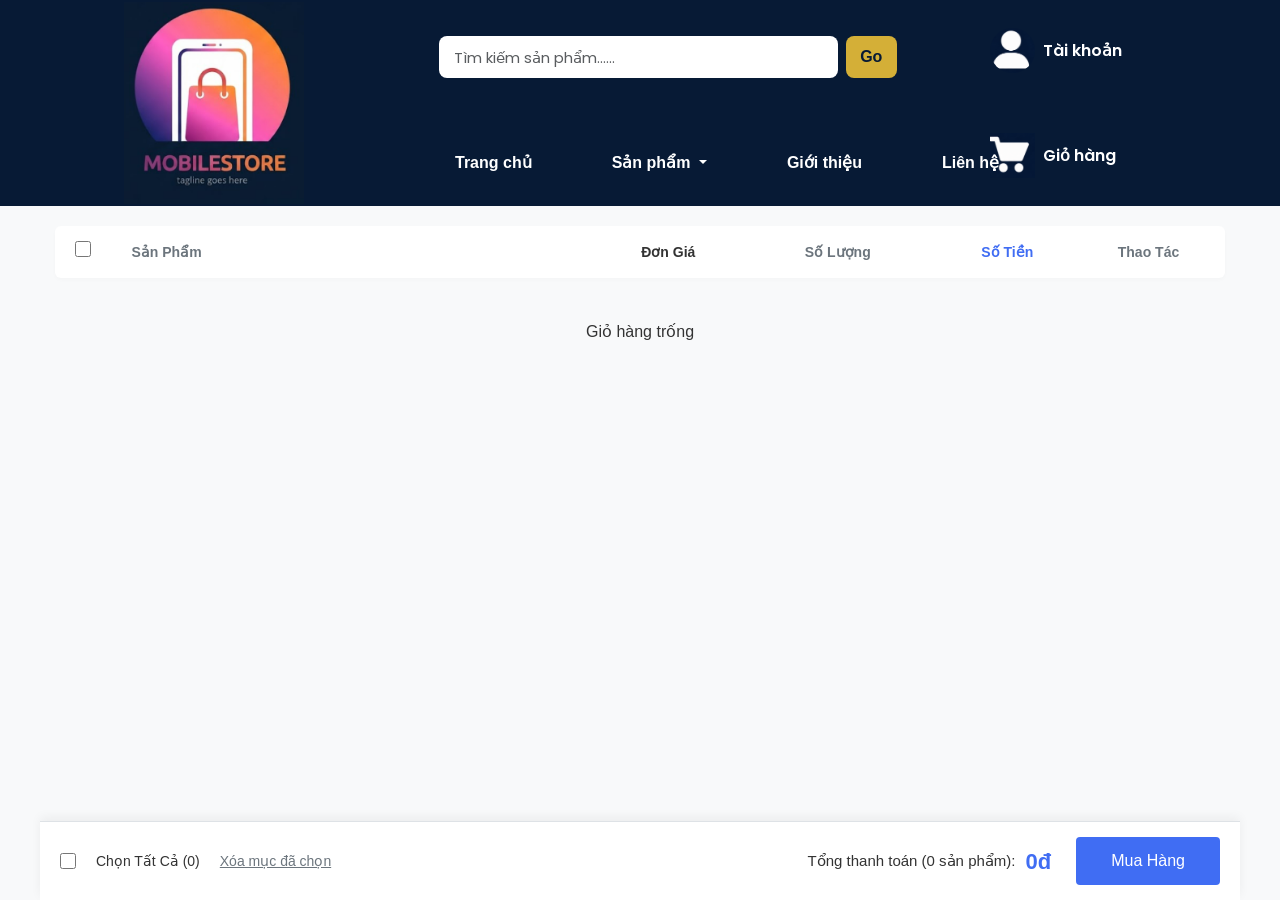
<file: GioHang/html/index.html>
<!doctype html>
<html lang="vi">
<head>
    <meta charset="UTF-8">
    <meta name="viewport" content="width=device-width, initial-scale=1.0">
    <title>Giỏ hàng</title>

    <!-- CSS Bootstrap -->
    <link href="https://cdn.jsdelivr.net/npm/bootstrap@5.3.8/dist/css/bootstrap.min.css"
          rel="stylesheet">

    <!-- CSS riêng -->
    <link rel="stylesheet" href="../css/style.css">

    <!-- Font Poppins -->
    <link rel="preconnect" href="https://fonts.googleapis.com">
    <link rel="preconnect" href="https://fonts.gstatic.com" crossorigin>
    <link href="https://fonts.googleapis.com/css2?family=Poppins:wght@400;500;600;700&display=swap"
          rel="stylesheet">
</head>
  <body>
    <!-----------------------------------header start----------------------------------------------->
    <!-----------------------------------header start----------------------------------------------->
    <header class = "home-header row ">

        <!------------logo-------------->
        <div class = "header-logo col-4 d-flex justify-content-center align-items-center ">
            <img src = "../img/logo.png" alt = "logo" class = "object-fit-container ">
        </div>

        <!--------------------Thanh tìm kiếm và menu------------------>
        <div class = "header-center col-5 d-flex flex-column justify-content-between  mt-3 ">

            <!--------thanh tìm kiếm----------->
            <div class = "header-search">
                <form action = "" method = "get" class = "d-flex flex-row" >
                    <input type = "text" id = "search" placeholder = "Tìm kiếm sản phẩm......" class = "form-control">
                    <button type = "submit" class = "btn btn-primary">Go</button>
                </form>
            </div>
            <!------------------------menu------------------>
            <div class="header-menu">
                <nav class="navbar">
                <ul class="d-flex flex-row gap-5 mb-0 list-unstyled align-items-center">

                    <li class="nav-item"><a class="nav-link" href="../../Home/html/home.html">Trang chủ</a></li>
                    <!--dùng dropdown trong bootstrap để tạo lựa chọn-->
                    <li class="nav-item dropdown">
                        <a class="nav-link dropdown-toggle"
                                    href="#"
                                    role="button"
                                    data-bs-toggle="dropdown"
                                    aria-expanded="false">
                            Sản phẩm
                        </a>
                        <ul class="dropdown-menu">
                            <li><a class="dropdown-item" href="../../iPhoneProduct/html/iphone.html">iPhone</a></li>
                            <li><a class="dropdown-item" href="../../MacBookProduct/html/MacBook.html"> MacBook</a></li>
                        </ul>
                    </li>

                    <li class="nav-item"><a class="nav-link" href="../../about/html/about.html">Giới thiệu</a></li><!--chưa liên kết với trang about-->
                    <li class="nav-item"><a class="nav-link" href="../../Contact/html/contact.html">Liên hệ</a></li><!--chưa liên kết với trang contact-->
                </ul>
                </nav>
            </div>

        </div>
        <!-------------------account và giỏ hàng------------------------->
        <div class = "header-right col-3 d-flex flex-column justify-content-between  ">

            <div class = "header-account d-flex  align-items-center">
                <img src = "../img/account.png" alt = "account" href = "../../account/html/login.html" class = "me-2 object-fit-cover" >
                <span><a href = "../../account/html/login.html">Tài khoản</a></span>
            </div>

            <div class = "header-GioHang">
                <img src = "../img/GioHang.png" alt = "cart" href="../../GioHang/html/index.html" class = "me-2 object-fit-cover">
                <span><a href = "../../GioHang/html/index.html">Giỏ hàng</a></span>
            </div>
        </div>
    </header>
<!-----------------------------------header end------------------------------------------------>
<!-----------------------------------header end------------------------------------------------>



    <!-- Main Content -->
    <main class="cart-main">
      <div class="cart-container">
        <!-- Bảng sản phẩm -->
        <div class="cart-table-header">
          <div class="col-check">
            <input type="checkbox" id="check-all" />
          </div>
          <div class="col-product">Sản Phẩm</div>
          <div class="col-price">Đơn Giá</div>
          <div class="col-quantity">Số Lượng</div>
          <div class="col-total">Số Tiền</div>
          <div class="col-action">Thao Tác</div>
        </div>

        <!-- Danh sách sản phẩm được render từ JS -->
        <div id="cart-list" class="cart-list"></div>

        <!-- Thanh thanh toán cố định bên dưới -->
        <div class="cart-footer">
          <div class="footer-left">
            <input type="checkbox" id="check-all-footer" />
            <label for="check-all-footer"
              >Chọn Tất Cả (<span id="total-items-count">0</span>)</label
            >
            <button id="btn-delete-selected" class="btn-link">
              Xóa mục đã chọn
            </button>
          </div>
          <div class="footer-right">
            <div class="total-price-box">
              <span class="total-text"
                >Tổng thanh toán (<span id="selected-count">0</span> sản
                phẩm):</span
              >
              <span class="total-amount" id="final-total">0đ</span>
            </div>
            <a href="../../ThanhToan/html/index.html">
               <button class="btn-checkout" id="btn-checkout">Mua Hàng</button>
            </a>
             
           
            
          </div>
        </div>
      </div>
    </main>
      <script src="../js/cart.js"></script>
      <script src="https://cdn.jsdelivr.net/npm/bootstrap@5.3.8/dist/js/bootstrap.bundle.min.js"></script>
  </body>
</html>
</file>
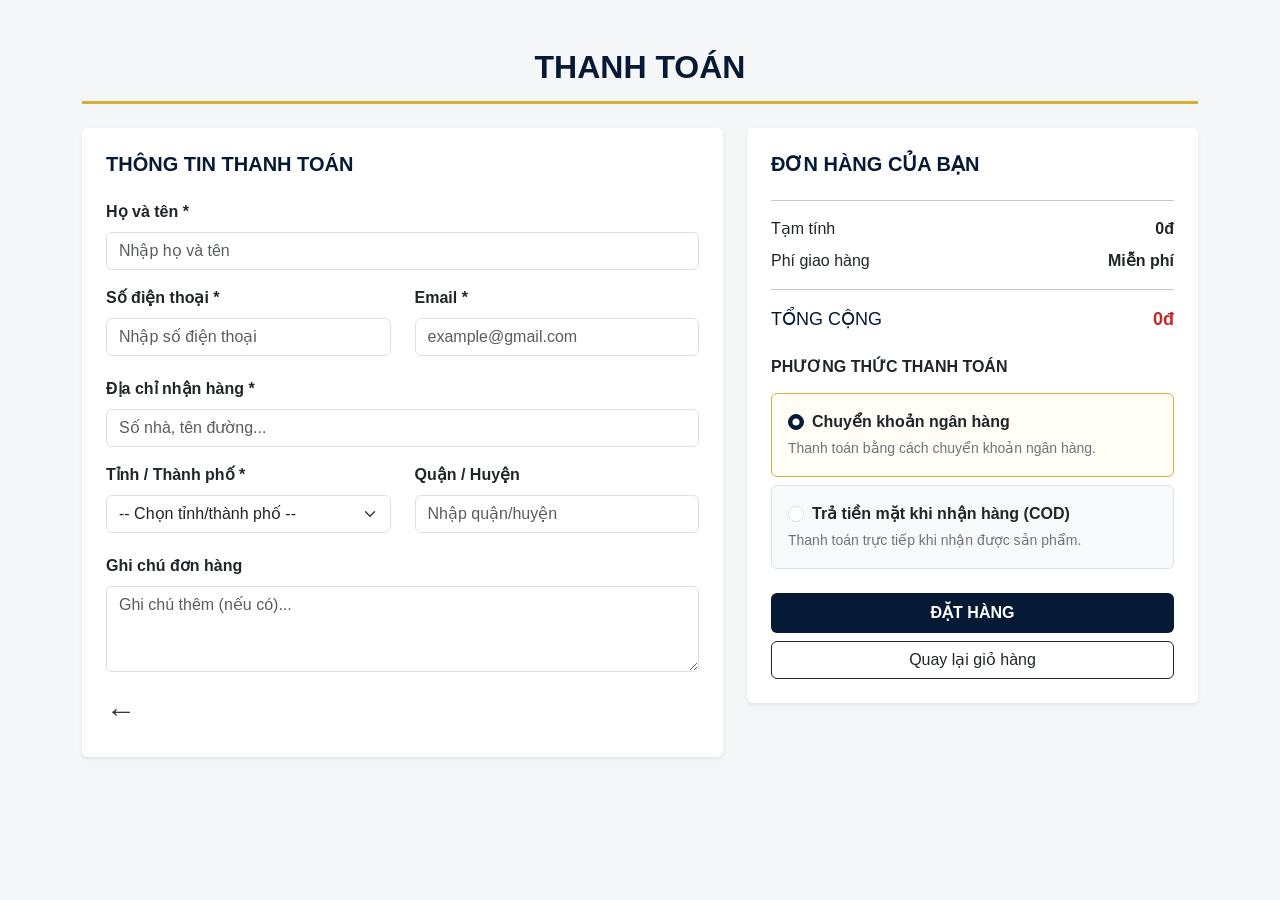
<file: ThanhToan/html/index.html>
<!DOCTYPE html>
<html lang="vi">
<head>
    <meta charset="UTF-8">
    <meta name="viewport" content="width=device-width, initial-scale=1.0">
    <title>Thanh toán</title>

    <link href="https://cdn.jsdelivr.net/npm/bootstrap@5.3.8/dist/css/bootstrap.min.css" rel="stylesheet">
    <link rel="stylesheet" href="../css/checkout.css">
</head>
<body>

<main class="container py-5">

    <h2 class="text-center fw-bold mb-4 page-title">THANH TOÁN</h2>

    <form id="checkout-form" novalidate>

        <div class="row g-4">

            <!-- THÔNG TIN KHÁCH HÀNG -->
            <div class="col-lg-7">
                <div class="card border-0 shadow-sm h-100">
                    <div class="card-body p-4">

                        <h5 class="fw-bold section-title mb-4">
                            THÔNG TIN THANH TOÁN
                        </h5>

                        <div class="mb-3">
                            <label class="form-label">Họ và tên *</label>
                            <input type="text" class="form-control"
                                   id="fullname" placeholder="Nhập họ và tên" required>
                            <small class="error-message"></small>
                        </div>

                        <div class="row">
                            <div class="col-md-6 mb-3">
                                <label class="form-label">Số điện thoại *</label>
                                <input type="tel" class="form-control"
                                       id="phone" placeholder="Nhập số điện thoại" required>
                                <small class="error-message"></small>
                            </div>

                            <div class="col-md-6 mb-3">
                                <label class="form-label">Email *</label>
                                <input type="email" class="form-control"
                                       id="email" placeholder="example@gmail.com" required>
                                <small class="error-message"></small>
                            </div>
                        </div>

                        <div class="mb-3">
                            <label class="form-label">Địa chỉ nhận hàng *</label>
                            <input type="text" class="form-control"
                                   id="address" placeholder="Số nhà, tên đường..." required>
                            <small class="error-message"></small>
                        </div>

                        <div class="row">
                            <div class="col-md-6 mb-3">
                                <label class="form-label">Tỉnh / Thành phố *</label>
                                <select class="form-select" id="city" required>
                                    <option value="">-- Chọn tỉnh/thành phố --</option>
                                    <option>TP. Hồ Chí Minh</option>
                                    <option>Hà Nội</option>
                                    <option>Đà Nẵng</option>
                                    <option>Cần Thơ</option>
                                    <option>Tỉnh khác</option>
                                </select>
                                <small class="error-message"></small>
                            </div>

                            <div class="col-md-6 mb-3">
                                <label class="form-label">Quận / Huyện</label>
                                <input type="text" class="form-control"
                                       id="district" placeholder="Nhập quận/huyện">
                                <small class="error-message"></small>
                            </div>
                        </div>

                        <div class="mb-3">
                            <label class="form-label">Ghi chú đơn hàng</label>
                            <textarea class="form-control" id="note" rows="3"
                                      placeholder="Ghi chú thêm (nếu có)..."></textarea>
                        </div>

                        <a href="../../DetailProduct/html/iPhone16proDetail.html"
                           class="back-arrow">←</a>

                    </div>
                </div>
            </div>

            <!-- ĐƠN HÀNG -->
            <div class="col-lg-5">
                <div class="card border-0 shadow-sm">
                    <div class="card-body p-4">

                        <h5 class="fw-bold section-title mb-4">
                            ĐƠN HÀNG CỦA BẠN
                        </h5>

                        <div id="order-items">
                            <!-- Sản phẩm được hiển thị bằng JavaScript -->
                        </div>

                        <hr>

                        <div class="d-flex justify-content-between mb-2">
                            <span>Tạm tính</span>
                            <strong id="subtotal">0đ</strong>
                        </div>

                        <div class="d-flex justify-content-between mb-2">
                            <span>Phí giao hàng</span>
                            <strong id="shipping">Miễn phí</strong>
                        </div>

                        <hr>

                        <div class="d-flex justify-content-between total-price mb-4">
                            <span>TỔNG CỘNG</span>
                            <strong id="total">0đ</strong>
                        </div>

                        <!-- PHƯƠNG THỨC THANH TOÁN -->
                        <h6 class="fw-bold mb-3">PHƯƠNG THỨC THANH TOÁN</h6>

                        <div class="payment-option p-3 mb-2 rounded">
                            <div class="form-check">
                                <input class="form-check-input" type="radio"
                                       name="payment" id="bank"
                                       value="Chuyển khoản" checked>
                                <label class="form-check-label fw-bold" for="bank">
                                    Chuyển khoản ngân hàng
                                </label>
                            </div>
                            <small class="text-secondary">
                                Thanh toán bằng cách chuyển khoản ngân hàng.
                            </small>
                        </div>

                        <div class="payment-option p-3 mb-4 rounded">
                            <div class="form-check">
                                <input class="form-check-input" type="radio"
                                       name="payment" id="cod" value="COD">
                                <label class="form-check-label fw-bold" for="cod">
                                    Trả tiền mặt khi nhận hàng (COD)
                                </label>
                            </div>
                            <small class="text-secondary">
                                Thanh toán trực tiếp khi nhận được sản phẩm.
                            </small>
                        </div>

                        <button type="submit" class="btn btn-checkout w-100 py-2">
                            ĐẶT HÀNG
                        </button>

                        <a href="../../GioHang/html/index.html"
                           class="btn btn-outline-dark w-100 mt-2">
                            Quay lại giỏ hàng
                        </a>

                    </div>
                </div>
            </div>

        </div>
    </form>

</main>

<script src="../js/checkout.js"></script>
<script src="https://cdn.jsdelivr.net/npm/bootstrap@5.3.8/dist/js/bootstrap.bundle.min.js"></script>

</body>
</html>
</file>
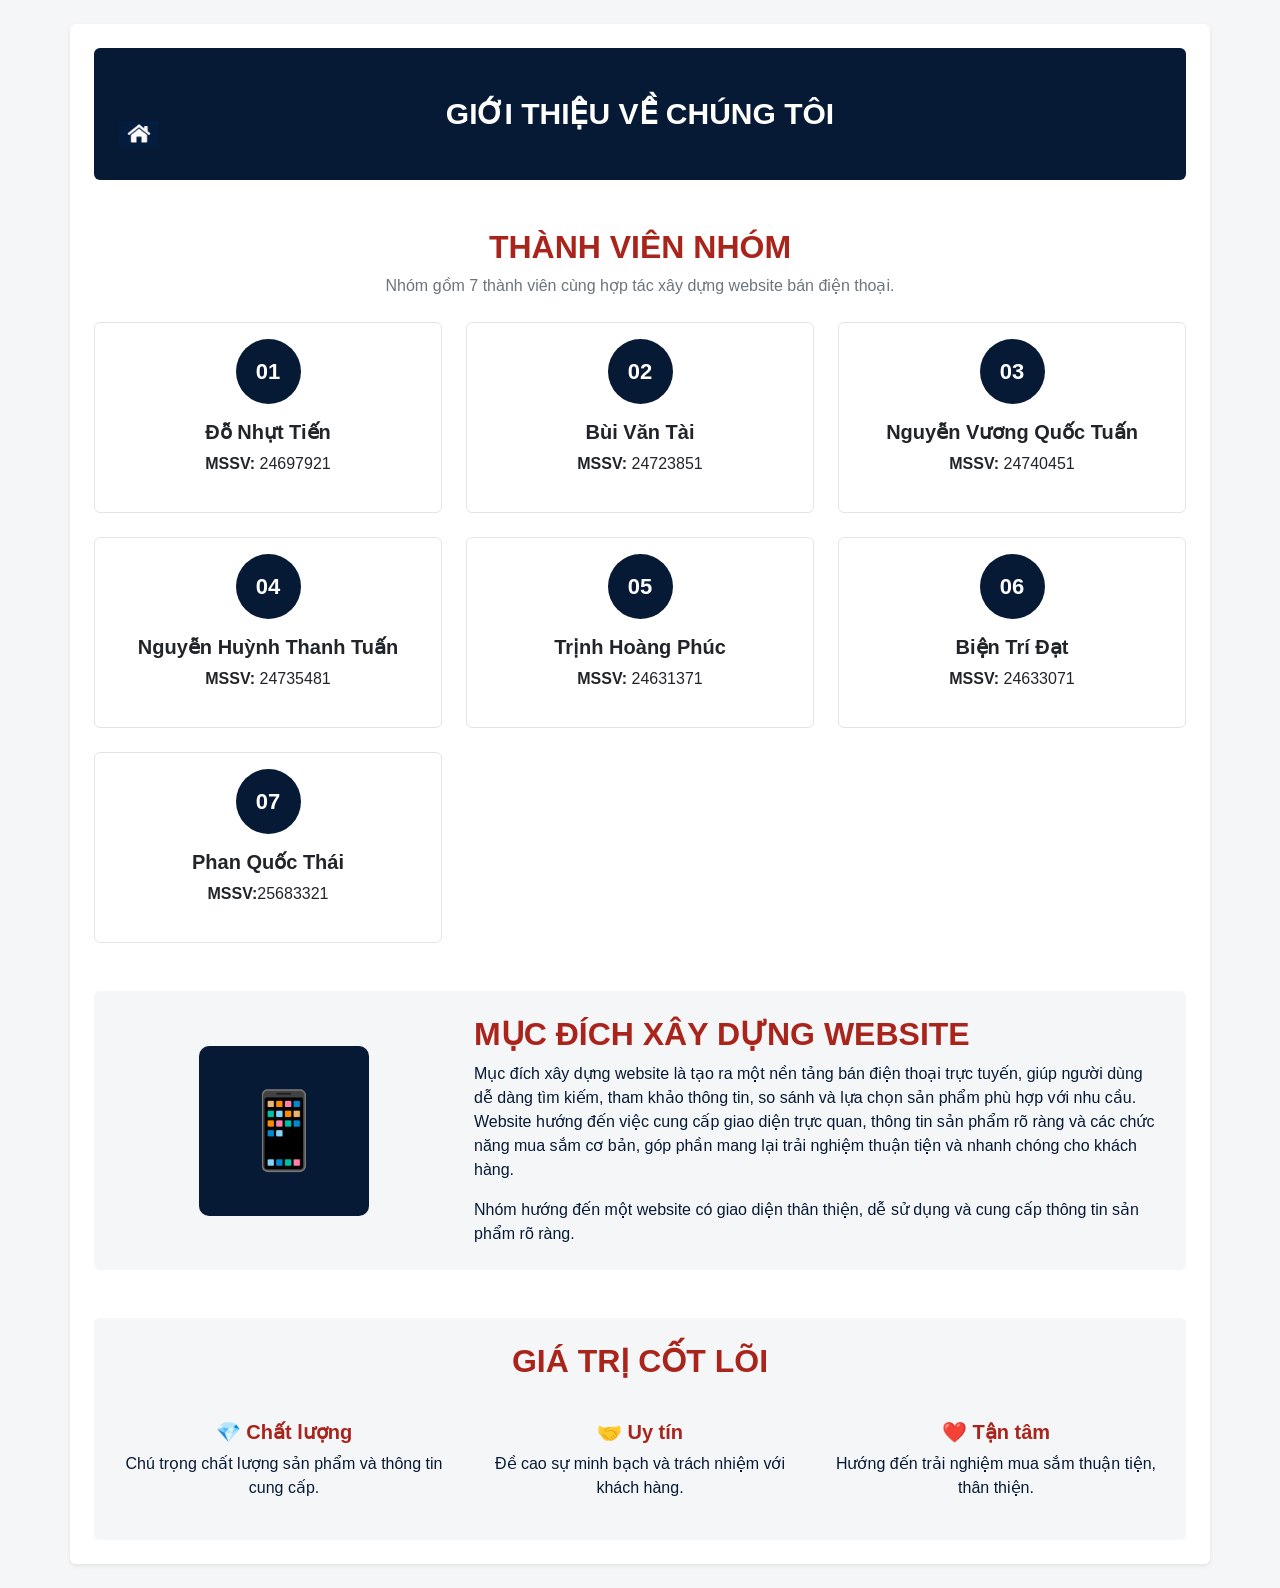
<file: about/html/about.html>
<!DOCTYPE html>
<html lang="vi">
<head>
    <meta charset="UTF-8">
    <meta name="viewport" content="width=device-width, initial-scale=1.0">
    <title>Giới thiệu về chúng tôi</title>

    <link href="https://cdn.jsdelivr.net/npm/bootstrap@5.3.8/dist/css/bootstrap.min.css" rel="stylesheet">
    <link rel="stylesheet" href="../css/about.css">
</head>
<body>

<main class="container my-4 p-4 bg-white shadow-sm rounded">

    <!-- Banner -->
    <section class="about-banner text-center text-white p-5 rounded ">
        <a href="../../Home/html/home.html">
            <img src="../img/home.png" class = "home-logo">
        </a>
        <h1 class="fw-bold">GIỚI THIỆU VỀ CHÚNG TÔI</h1>
    </section>

    <!-- Thành viên nhóm -->
    <section class="my-5">
        <h2 class="section-title text-center fw-bold">THÀNH VIÊN NHÓM</h2>
        <p class="text-center text-secondary mb-4">
            Nhóm gồm 7 thành viên cùng hợp tác xây dựng website bán điện thoại.
        </p>

        <div class="row g-4">

            <!-- Thành viên 1 -->
            <div class="col-md-4 col-sm-6">
                <div class="card member-card h-100 text-center p-3">
                    <div class="member-avatar">01</div>
                    <div class="card-body">
                        <h5 class="fw-bold">Đỗ Nhựt Tiến</h5>
                        <p class="mb-1"><b>MSSV: </b> 24697921</p>
                    
                    </div>
                </div>
            </div>

            <!-- Thành viên 2 -->
            <div class="col-md-4 col-sm-6">
                <div class="card member-card h-100 text-center p-3">
                    <div class="member-avatar">02</div>
                    <div class="card-body">
                        <h5 class="fw-bold">Bùi Văn Tài</h5>
                        <p class="mb-1"><b>MSSV:</b> 24723851 </p>
                        
                    </div>
                </div>
            </div>

            <!-- Thành viên 3 -->
            <div class="col-md-4 col-sm-6">
                <div class="card member-card h-100 text-center p-3">
                    <div class="member-avatar">03</div>
                    <div class="card-body">
                        <h5 class="fw-bold">Nguyễn Vương Quốc Tuấn</h5>
                        <p class="mb-1"><b>MSSV:</b> 24740451</p>
                        
                    </div>
                </div>
            </div>

            <!-- Thành viên 4 -->
            <div class="col-md-4 col-sm-6">
                <div class="card member-card h-100 text-center p-3">
                    <div class="member-avatar">04</div>
                    <div class="card-body">
                        <h5 class="fw-bold">Nguyễn Huỳnh Thanh Tuấn</h5>
                        <p class="mb-1"><b>MSSV:</b> 24735481</p>
                        
                    </div>
                </div>
            </div>

            <!-- Thành viên 5 -->
            <div class="col-md-4 col-sm-6">
                <div class="card member-card h-100 text-center p-3">
                    <div class="member-avatar">05</div>
                    <div class="card-body">
                        <h5 class="fw-bold">Trịnh Hoàng Phúc</h5>
                        <p class="mb-1"><b>MSSV:</b> 24631371</p>
                       
                    </div>
                </div>
            </div>

            <!-- Thành viên 6 -->
            <div class="col-md-4 col-sm-6">
                <div class="card member-card h-100 text-center p-3">
                    <div class="member-avatar">06</div>
                    <div class="card-body">
                        <h5 class="fw-bold">Biện Trí Đạt</h5>
                        <p class="mb-1"><b>MSSV:</b>  24633071</p>
                        
                    </div>
                </div>
            </div>

            <!-- Thành viên 7 -->
            <div class="col-md-4 col-sm-6">
                <div class="card member-card h-100 text-center p-3">
                    <div class="member-avatar">07</div>
                    <div class="card-body">
                        <h5 class="fw-bold">Phan Quốc Thái</h5>
                        <p class="mb-1"><b>MSSV:</b>25683321</p>
                       
                    </div>
                </div>
            </div>

        </div>
    </section>

    <!-- Sản phẩm -->
    <section class="product-intro rounded p-4 my-5">
        <div class="row align-items-center g-4">
            <div class="col-md-4 text-center">
                <div class="product-icon">📱</div>
            </div>

            <div class="col-md-8">
                <h2 class="section-title fw-bold">MỤC ĐÍCH XÂY DỰNG WEBSITE</h2>
                <p>
                   Mục đích xây dựng website là tạo ra một nền tảng bán điện thoại trực tuyến, giúp người dùng dễ dàng tìm kiếm, 
                   tham khảo thông tin, so sánh và lựa chọn sản phẩm phù hợp với nhu cầu. Website hướng đến việc cung cấp 
                   giao diện trực quan, thông tin sản phẩm rõ ràng và các chức năng mua sắm cơ bản, góp phần mang lại 
                   trải nghiệm thuận tiện và nhanh chóng cho khách hàng.
                </p>
                <p class="mb-0">
                    Nhóm hướng đến một website có giao diện thân thiện, dễ sử dụng
                    và cung cấp thông tin sản phẩm rõ ràng.
                </p>
            </div>
        </div>
    </section>

    <!-- Giá trị cốt lõi -->
    <section class="core-values p-4 rounded text-center">
        <h2 class="section-title fw-bold">GIÁ TRỊ CỐT LÕI</h2>

        <div class="row g-4 mt-3">
            <div class="col-md-4">
                <h5>💎 Chất lượng</h5>
                <p>Chú trọng chất lượng sản phẩm và thông tin cung cấp.</p>
            </div>

            <div class="col-md-4">
                <h5>🤝 Uy tín</h5>
                <p>Đề cao sự minh bạch và trách nhiệm với khách hàng.</p>
            </div>

            <div class="col-md-4">
                <h5>❤️ Tận tâm</h5>
                <p>Hướng đến trải nghiệm mua sắm thuận tiện, thân thiện.</p>
            </div>
        </div>
    </section>

</main>

<script src="https://cdn.jsdelivr.net/npm/bootstrap@5.3.8/dist/js/bootstrap.bundle.min.js"></script>
</body>
</html>
</file>
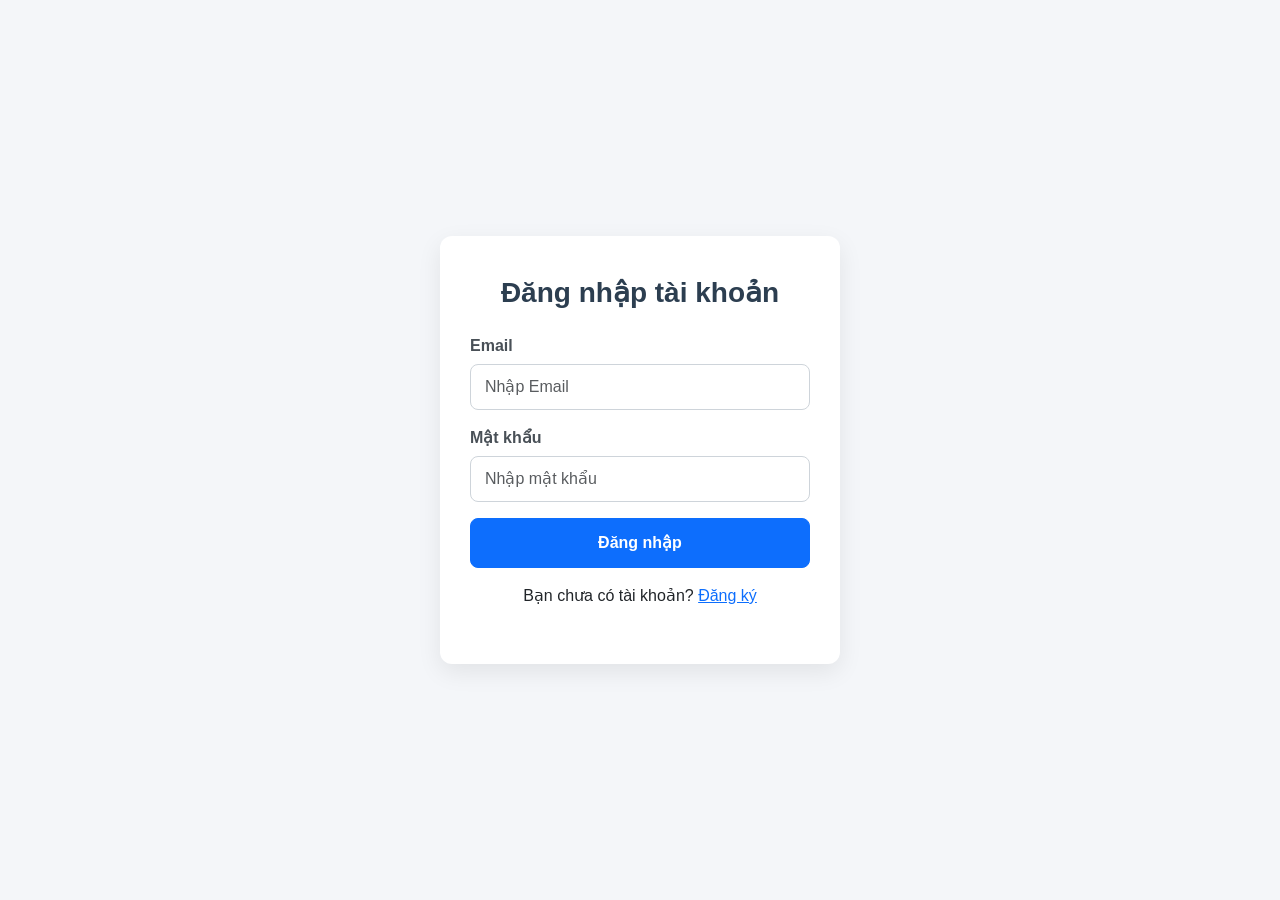
<file: account/html/edit-profile.html>
<!DOCTYPE html>
<html lang="vi">
<head>
    <meta charset="UTF-8">
    <meta name="viewport" content="width=device-width, initial-scale=1.0">
    <title>Chỉnh sửa thông tin</title>
    <link href="https://cdn.jsdelivr.net/npm/bootstrap@5.3.0/dist/css/bootstrap.min.css" rel="stylesheet">
</head>
<body class="bg-light">
    <div class="container mt-5">
        <div class="card shadow p-4 mx-auto" style="max-width: 600px;">
            <h3 class="mb-4 text-center">Chỉnh sửa thông tin cá nhân</h3>
            
            <form id="formEditProfile">
                <div class="mb-3">
                    <label class="form-label">Họ và Tên</label>
                    <input type="text" class="form-control" id="editUsername" required>
                </div>
                <div class="mb-3">
                    <label class="form-label">Số điện thoại</label>
                    <input type="text" class="form-control" id="editPhone" required>
                </div>
                <div class="mb-3">
                    <label class="form-label">Email (Không thể thay đổi)</label>
                    <input type="email" class="form-control" id="editEmail" disabled>
                </div>
                <div class="mb-3">
                    <label class="form-label">Địa chỉ</label>
                    <input type="text" class="form-control" id="editAddress">
                </div>

                <div class="d-flex justify-content-between">
                    <a href="profile.html" class="btn btn-secondary">Hủy bỏ</a>
                    <button type="submit" class="btn btn-success">Lưu thay đổi</button>
                </div>
            </form>
        </div>
    </div>

    <script>
        document.addEventListener("DOMContentLoaded", function () {
            let currentUser = JSON.parse(localStorage.getItem("userLogin"));
            if (!currentUser) {
                alert("Vui lòng đăng nhập!");
                window.location.href = "login.html";
                return;
            }

            // Đổ dữ liệu cũ vào các ô input để người dùng sửa
            document.getElementById("editUsername").value = currentUser.username || "";
            document.getElementById("editPhone").value = currentUser.phone || "";
            document.getElementById("editEmail").value = currentUser.email || "";
            document.getElementById("editAddress").value = currentUser.address || "";

            // Xử lý khi bấm nút "Lưu thay đổi"
            document.getElementById("formEditProfile").addEventListener("submit", function (e) {
                e.preventDefault();

                // Cập nhật giá trị mới
                currentUser.username = document.getElementById("editUsername").value;
                currentUser.phone = document.getElementById("editPhone").value;
                currentUser.address = document.getElementById("editAddress").value;

                // Lưu lại vào session đang đăng nhập
                localStorage.setItem("userLogin", JSON.stringify(currentUser));

                // Đồng thời cập nhật lại trong mảng tổng `users`
                let usersList = JSON.parse(localStorage.getItem("users")) || [];
                const index = usersList.findIndex(u => u.email === currentUser.email);
                if (index !== -1) {
                    usersList[index] = currentUser;
                    localStorage.setItem("users", JSON.stringify(usersList));
                }

                alert("Cập nhật thông tin thành công!");
                // Chuyển hướng trở lại trang profile chính
                window.location.href = "profile.html";
            });
        });
    </script>
</body>
</html>
</file>
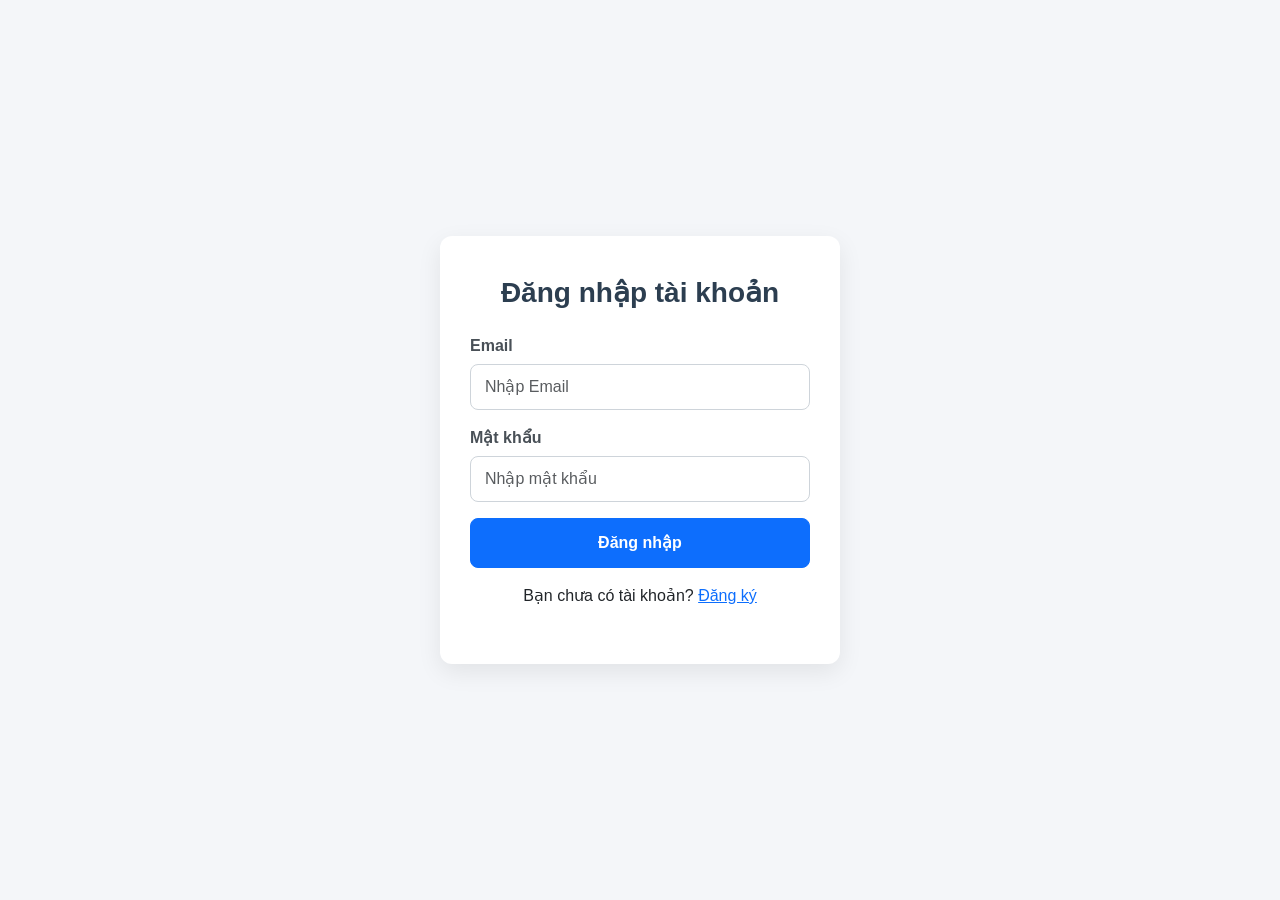
<file: account/html/login.html>
<!DOCTYPE html>
<html lang="vi">
<head>
    <meta charset="UTF-8">
    <meta name="viewport" content="width=device-width, initial-scale=1.0">
    <title>Đăng Nhập</title>

    <link href="https://cdn.jsdelivr.net/npm/bootstrap@5.0.2/dist/css/bootstrap.min.css" rel="stylesheet">
    <link href="../css/login.css" rel="stylesheet">
</head>

<body>

    <div class="container d-flex justify-content-center align-items-center">

        <form id="formLogin" style="width:400px;" novalidate>

            <h3 class="text-center mb-4">Đăng nhập tài khoản</h3>

            <!-- EMAIL -->
            <div class="mb-3">
                <label for="email" class="form-label">Email</label>

                <input type="text" class="form-control"
                       id="email" placeholder="Nhập Email">

                <small class="error-message"></small>
            </div>

            <!-- MẬT KHẨU -->
            <div class="mb-3">
                <label for="password" class="form-label">Mật khẩu</label>

                <input type="password" class="form-control"
                       id="password" placeholder="Nhập mật khẩu">

                <small class="error-message"></small>
            </div>

            <!-- THÔNG BÁO ĐĂNG NHẬP SAI -->
            <div id="alertError" style="display:none"
                 class="alert alert-danger" role="alert">
                Email hoặc mật khẩu không đúng!
            </div>

            <button type="submit" class="btn btn-primary w-100">
                Đăng nhập
            </button>

            <p class="text-center mt-3">
                Bạn chưa có tài khoản?
                <a href="./register.html">Đăng ký</a>
            </p>

        </form>

    </div>

    <script src="../js/login.js"></script>

</body>
</html>
</file>
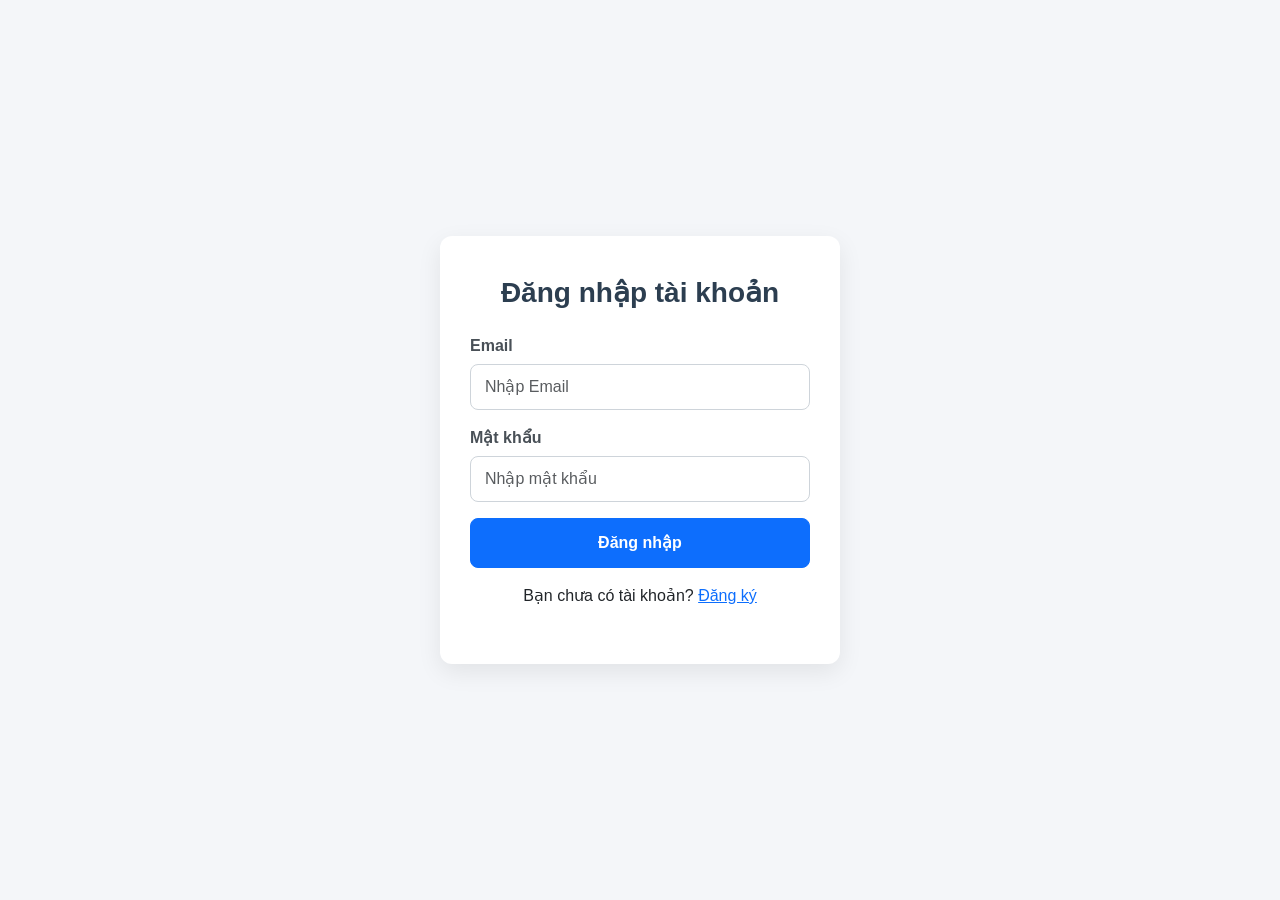
<file: account/html/profile.html>
<!DOCTYPE html>
<html lang="vi">
<head>
    <meta charset="UTF-8">
    <meta name="viewport" content="width=device-width, initial-scale=1.0">
    <title>Hồ sơ cá nhân</title>
    <link href="https://cdn.jsdelivr.net/npm/bootstrap@5.3.0/dist/css/bootstrap.min.css" rel="stylesheet">
</head>
<body class="bg-light">
    <nav class="navbar navbar-dark bg-dark">
        <div class="container">
            <a class="navbar-brand" href="../../Home/html/home.html">Trang chủ</a>
            <button class="btn btn-outline-light btn-sm" id="logoutBtn">Đăng xuất</button>
        </div>
    </nav>

    <div class="container mt-5">
        <div class="card shadow p-4 mx-auto" style="max-width: 600px;">
            <h3 class="mb-4 text-center">Thông tin tài khoản</h3>
            
            <p><strong>Họ và Tên:</strong> <span id="lblUsername">Đang tải...</span></p>
            <p><strong>Số điện thoại:</strong> <span id="lblPhone">Đang tải...</span></p>
            <p><strong>Email:</strong> <span id="lblEmail">Đang tải...</span></p>
            <p><strong>Địa chỉ:</strong> <span id="lblAddress">Đang tải...</span></p>

            <div class="d-flex justify-content-between mt-4">
                <a href="../../Home/html/home.html" class="btn btn-secondary">Quay lại trang chủ</a>
                <!-- Nút bấm chuyển sang trang "web khác" để chỉnh sửa -->
                <a href="edit-profile.html" class="btn btn-primary">Chỉnh sửa thông tin</a>
            </div>
        </div>
    </div>

    <script>
        document.addEventListener("DOMContentLoaded", function () {
            const currentUser = JSON.parse(localStorage.getItem("userLogin"));
            if (!currentUser) {
                alert("Vui lòng đăng nhập!");
                window.location.href = "login.html";
                return;
            }

            // Hiển thị thông tin ra màn hình
            document.getElementById("lblUsername").textContent = currentUser.username || "Chưa cập nhật";
            document.getElementById("lblPhone").textContent = currentUser.phone || "Chưa cập nhật";
            document.getElementById("lblEmail").textContent = currentUser.email || "Chưa cập nhật";
            document.getElementById("lblAddress").textContent = currentUser.address || "Chưa cập nhật";

            // Đăng xuất
            document.getElementById("logoutBtn").addEventListener("click", function () {
                localStorage.removeItem("userLogin");
                window.location.href = "../../Home/html/home.html";
            });
        });
    </script>
</body>
</html>
</file>
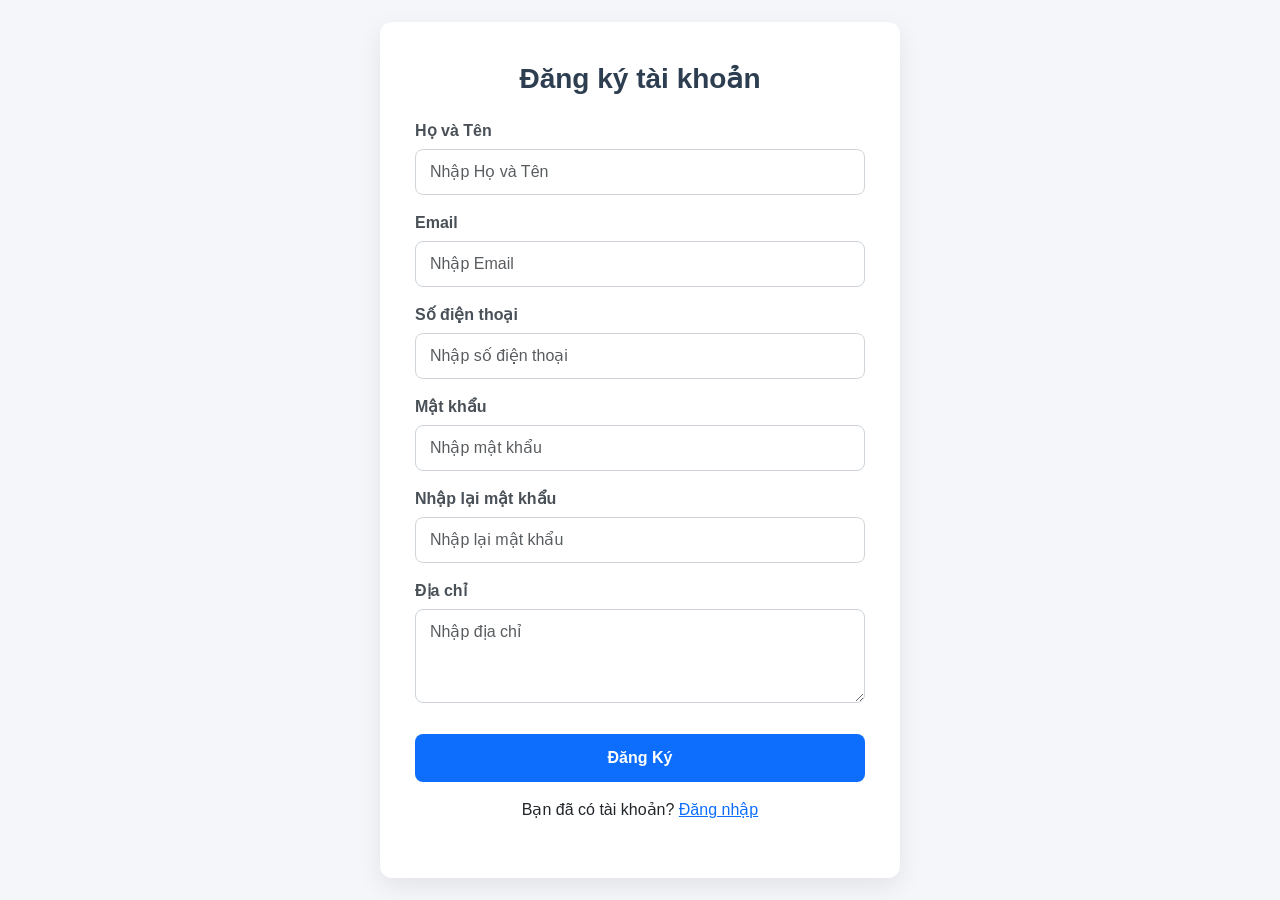
<file: account/html/register.html>
<!DOCTYPE html>
<html lang="vi">
<head>
    <meta charset="UTF-8">
    <meta name="viewport" content="width=device-width, initial-scale=1.0">
    <title>Đăng Ký</title>

    <link href="https://cdn.jsdelivr.net/npm/bootstrap@5.0.2/dist/css/bootstrap.min.css" rel="stylesheet">
    <link href="../css/register.css" rel="stylesheet">
</head>

<body>

    <div class="container d-flex justify-content-center align-items-center">

        <form id="formRegister" novalidate>

            <h3 class="text-center mb-4">Đăng ký tài khoản</h3>

            <!-- HỌ VÀ TÊN -->
            <div class="mb-3">
                <label for="username" class="form-label">Họ và Tên</label>
                <input type="text" class="form-control"
                       id="username" placeholder="Nhập Họ và Tên">

                <div id="usernameError" class="error-message"></div>
            </div>

            <!-- EMAIL -->
            <div class="mb-3">
                <label for="email" class="form-label">Email</label>
                <input type="text" class="form-control"
                       id="email" placeholder="Nhập Email">

                <div id="emailError" class="error-message"></div>
            </div>

            <!-- SỐ ĐIỆN THOẠI -->
            <div class="mb-3">
                <label for="phone" class="form-label">Số điện thoại</label>
                <input type="text" class="form-control"
                       id="phone" placeholder="Nhập số điện thoại">

                <div id="phoneError" class="error-message"></div>
            </div>

            <!-- MẬT KHẨU -->
            <div class="mb-3">
                <label for="password" class="form-label">Mật khẩu</label>
                <input type="password" class="form-control"
                       id="password" placeholder="Nhập mật khẩu">

                <div id="passwordError" class="error-message"></div>
            </div>

            <!-- NHẬP LẠI MẬT KHẨU -->
            <div class="mb-3">
                <label for="repassword" class="form-label">Nhập lại mật khẩu</label>
                <input type="password" class="form-control"
                       id="repassword" placeholder="Nhập lại mật khẩu">

                <div id="repasswordError" class="error-message"></div>
            </div>

            <!-- ĐỊA CHỈ -->
            <div class="mb-3">
                <label for="address" class="form-label">Địa chỉ</label>
                <textarea class="form-control" id="address"
                          rows="3" placeholder="Nhập địa chỉ"></textarea>
            </div>

            <button type="submit" class="btn btn-primary w-100">
                Đăng Ký
            </button>

            <p class="text-center mt-3">
                Bạn đã có tài khoản?
                <a href="./login.html">Đăng nhập</a>
            </p>

        </form>

    </div>

    <script src="../js/register.js"></script>

</body>
</html>
</file>
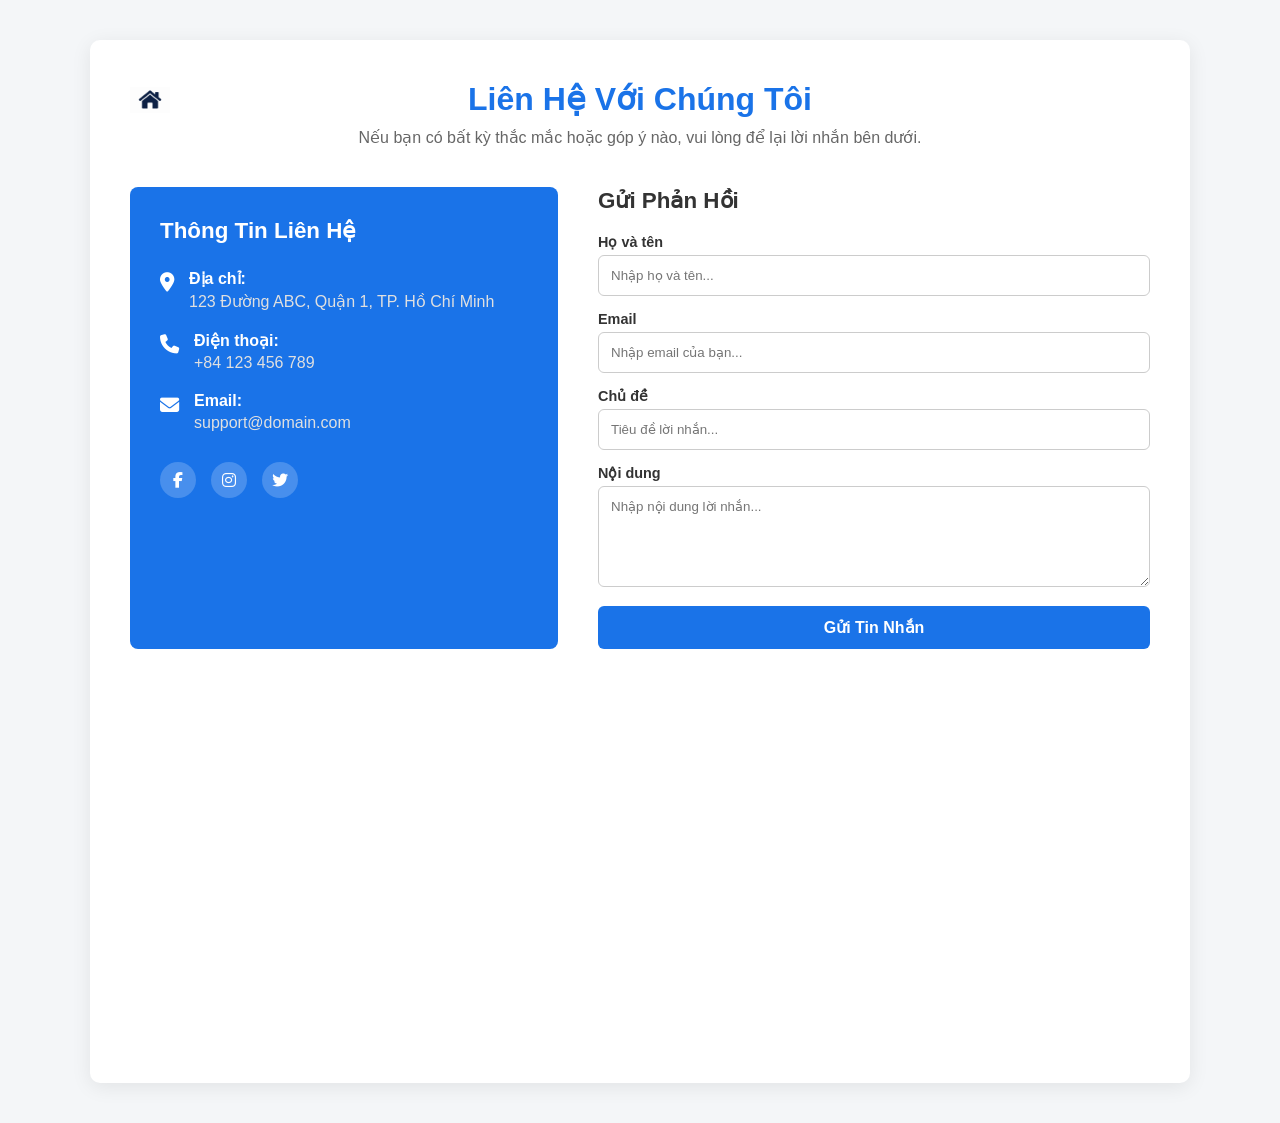
<file: Contact/html/contact.html>
<!DOCTYPE html>
<html lang="vi">
<head>
    <meta charset="UTF-8">
    <meta name="viewport" content="width=device-width, initial-scale=1.0">
    <title>Liên hệ với chúng tôi</title>
    <link rel="stylesheet" href="../css/contact.css">
    <!-- FontAwesome cho Icon -->
    <link rel="stylesheet" href="https://cdnjs.cloudflare.com/ajax/libs/font-awesome/6.4.0/css/all.min.css">
</head>
<body>

    <section class="contact-container">

        <div class="contact-header">
            <a href="../../Home/html/home.html">
                <img src="../img/home.png" class = "home-logo">
            </a>
            <div>
                <h2>Liên Hệ Với Chúng Tôi</h2>
                <p>Nếu bạn có bất kỳ thắc mắc hoặc góp ý nào, vui lòng để lại lời nhắn bên dưới.</p>
            </div>
        </div>

        <div class="contact-content">
            <!-- Thông tin liên hệ -->
            <div class="contact-info">
                <h3>Thông Tin Liên Hệ</h3>
                
                <div class="info-item">
                    <i class="fa-solid fa-location-dot"></i>
                    <div>
                        <strong>Địa chỉ:</strong>
                        <p>123 Đường ABC, Quận 1, TP. Hồ Chí Minh</p>
                    </div>
                </div>

                <div class="info-item">
                    <i class="fa-solid fa-phone"></i>
                    <div>
                        <strong>Điện thoại:</strong>
                        <p>+84 123 456 789</p>
                    </div>
                </div>

                <div class="info-item">
                    <i class="fa-solid fa-envelope"></i>
                    <div>
                        <strong>Email:</strong>
                        <p>support@domain.com</p>
                    </div>
                </div>

                <!-- Mạng xã hội -->
                <div class="social-links">
                    <a href="#"><i class="fa-brands fa-facebook-f"></i></a>
                    <a href="#"><i class="fa-brands fa-instagram"></i></a>
                    <a href="#"><i class="fa-brands fa-twitter"></i></a>
                </div>
            </div>

            <!-- Form gửi lời nhắn -->
            <div class="contact-form">
                <h3>Gửi Phản Hồi</h3>
                <form action="#" method="POST">
                    <div class="input-group">
                        <label for="name">Họ và tên</label>
                        <input type="text" id="name" name="name" placeholder="Nhập họ và tên..." required>
                    </div>

                    <div class="input-group">
                        <label for="email">Email</label>
                        <input type="email" id="email" name="email" placeholder="Nhập email của bạn..." required>
                    </div>

                    <div class="input-group">
                        <label for="subject">Chủ đề</label>
                        <input type="text" id="subject" name="subject" placeholder="Tiêu đề lời nhắn..." required>
                    </div>

                    <div class="input-group">
                        <label for="message">Nội dung</label>
                        <textarea id="message" name="message" rows="5" placeholder="Nhập nội dung lời nhắn..." required></textarea>
                    </div>

                    <button type="submit" class="btn-submit">Gửi Tin Nhắn</button>
                </form>
            </div>
        </div>

        <!-- Bản đồ Google Maps nhúng -->
        <div class="contact-map">
            <iframe 
                src="https://www.google.com/maps/embed?pb=!1m18!1m12!1m3!1d3919.4946681007846!2d106.6997639!3d10.7756587!2m3!1f0!2f0!3f0!3m2!1i1024!2i768!4f13.1!3m3!1m2!1s0x31752f4679782987%3A0x6b7774e1d906e00b!2zQ2jhu6MgQsOqbiBUaMOgbmggLSBRdeG6rW4gMQ!5e0!3m2!1svi!2s!4v1700000000000!5m2!1svi!2s" 
                width="100%" 
                height="350" 
                style="border:0;" 
                allowfullscreen="" 
                loading="lazy">
            </iframe>
        </div>
    </section>

</body>
</html>
</file>
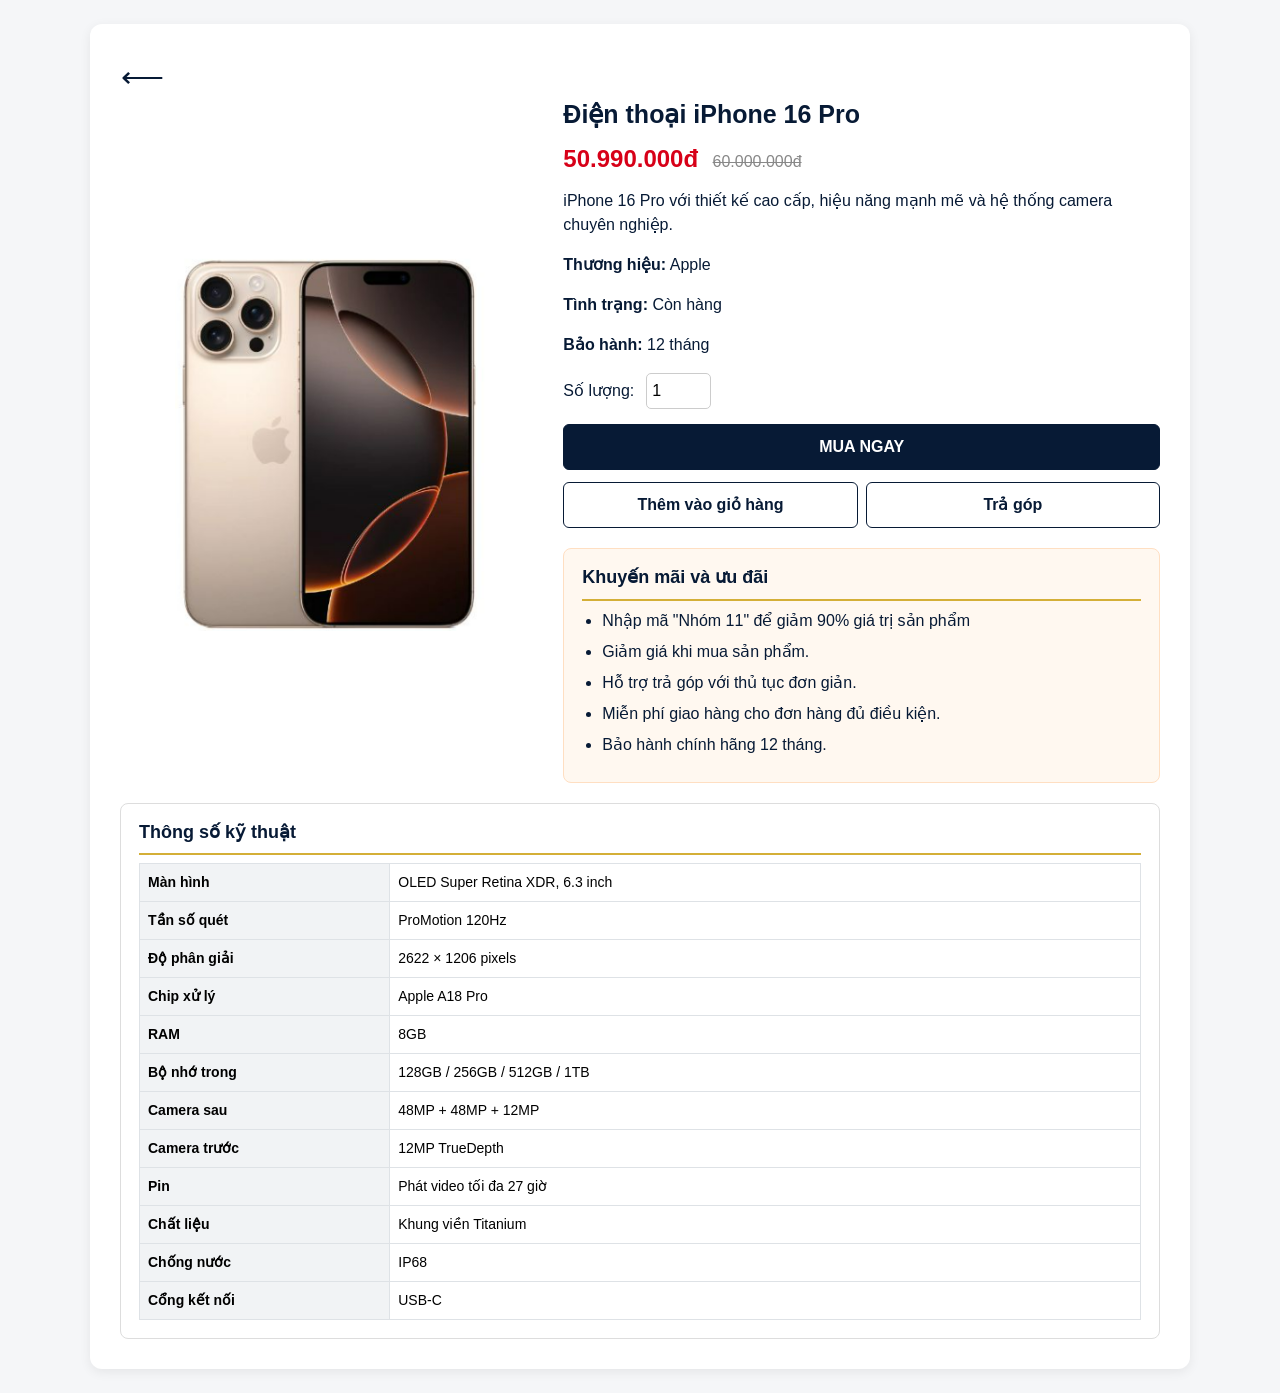
<file: DetailProduct/html/iPhone16proDetail.html>
<!DOCTYPE html>
<html lang="vi">
<head>
    <meta charset="UTF-8">
    <meta name="viewport" content="width=device-width, initial-scale=1.0">
    <title>iPhone 16 Pro</title>

    <link href="https://cdn.jsdelivr.net/npm/bootstrap@5.3.8/dist/css/bootstrap.min.css" rel="stylesheet">
    <link rel="stylesheet" href="../css/iPhone16proDetail.css">
</head>
<body>




    
<main class="container my-4">




    <div class="detail-iphone">
            <a href="../../iPhoneProduct/html/iphone.html" class="btn-back">
                 <span>⟵</span>
            </a>

        <!-- Thông tin sản phẩm -->
        <div class="row align-items-center g-4">
            <div class="col-md-5 text-center">
                <img class="product-img" src="../img/iphone16pro.png"
                     alt="iPhone 16 Pro">
            </div>

            <div class="col-md-7">
                <h2>Điện thoại iPhone 16 Pro</h2>

                <div class="price">
                    <span>50.990.000đ</span>
                    <del>60.000.000đ</del>
                </div>

                <p>iPhone 16 Pro với thiết kế cao cấp, hiệu năng mạnh mẽ và hệ thống camera chuyên nghiệp.</p>

                <p><b>Thương hiệu:</b> Apple</p>
                <p><b>Tình trạng:</b> Còn hàng</p>
                <p><b>Bảo hành:</b> 12 tháng</p>

                <div class="quantity">
                    <label for="quantity">Số lượng:</label>
                    <input type="number" id="quantity" value="1" min="1" max="99">
                </div>
                <a href="../../ThanhToan/html/index.html"><button class="btn-buy" >MUA NGAY</button></a>
                

                <div class="row g-2 mt-1">
                    <div class="col-6">

                    <a href="../../GioHang/html/index.html">
                        <button class="btn-sub" id="add-to-cart">
                            Thêm vào giỏ hàng
                        </button>
                    </a>
                    
                    </div>
                    <div class="col-6">
                        <button class="btn-sub" id="installment">
                            Trả góp
                        </button>
                    </div>
                </div>

                <!-- Khuyến mãi -->
                <div class="promotion">
                    <h5>Khuyến mãi và ưu đãi</h5>
                    <ul>
                        <li>Nhập mã "Nhóm 11" để giảm 90% giá trị sản phẩm</li>
                        <li>Giảm giá khi mua sản phẩm.</li>
                        <li>Hỗ trợ trả góp với thủ tục đơn giản.</li>
                        <li>Miễn phí giao hàng cho đơn hàng đủ điều kiện.</li>
                        <li>Bảo hành chính hãng 12 tháng.</li>
                    </ul>
                </div>
            </div>
        </div>

   
        <div class="specifications">
            <h4>Thông số kỹ thuật</h4>

            <table class="table table-bordered table-hover">
                <tbody>
                    <tr><th>Màn hình</th><td>OLED Super Retina XDR, 6.3 inch</td></tr>
                    <tr><th>Tần số quét</th><td>ProMotion 120Hz</td></tr>
                    <tr><th>Độ phân giải</th><td>2622 × 1206 pixels</td></tr>
                    <tr><th>Chip xử lý</th><td>Apple A18 Pro</td></tr>
                    <tr><th>RAM</th><td>8GB</td></tr>
                    <tr><th>Bộ nhớ trong</th><td>128GB / 256GB / 512GB / 1TB</td></tr>
                    <tr><th>Camera sau</th><td>48MP + 48MP + 12MP</td></tr>
                    <tr><th>Camera trước</th><td>12MP TrueDepth</td></tr>
                    <tr><th>Pin</th><td>Phát video tối đa 27 giờ</td></tr>
                    <tr><th>Chất liệu</th><td>Khung viền Titanium</td></tr>
                    <tr><th>Chống nước</th><td>IP68</td></tr>
                    <tr><th>Cổng kết nối</th><td>USB-C</td></tr>
                </tbody>
            </table>
        </div>

    </div>
</main>

<script src="../js/product-detail.js"></script>
</body>
</html>
</file>
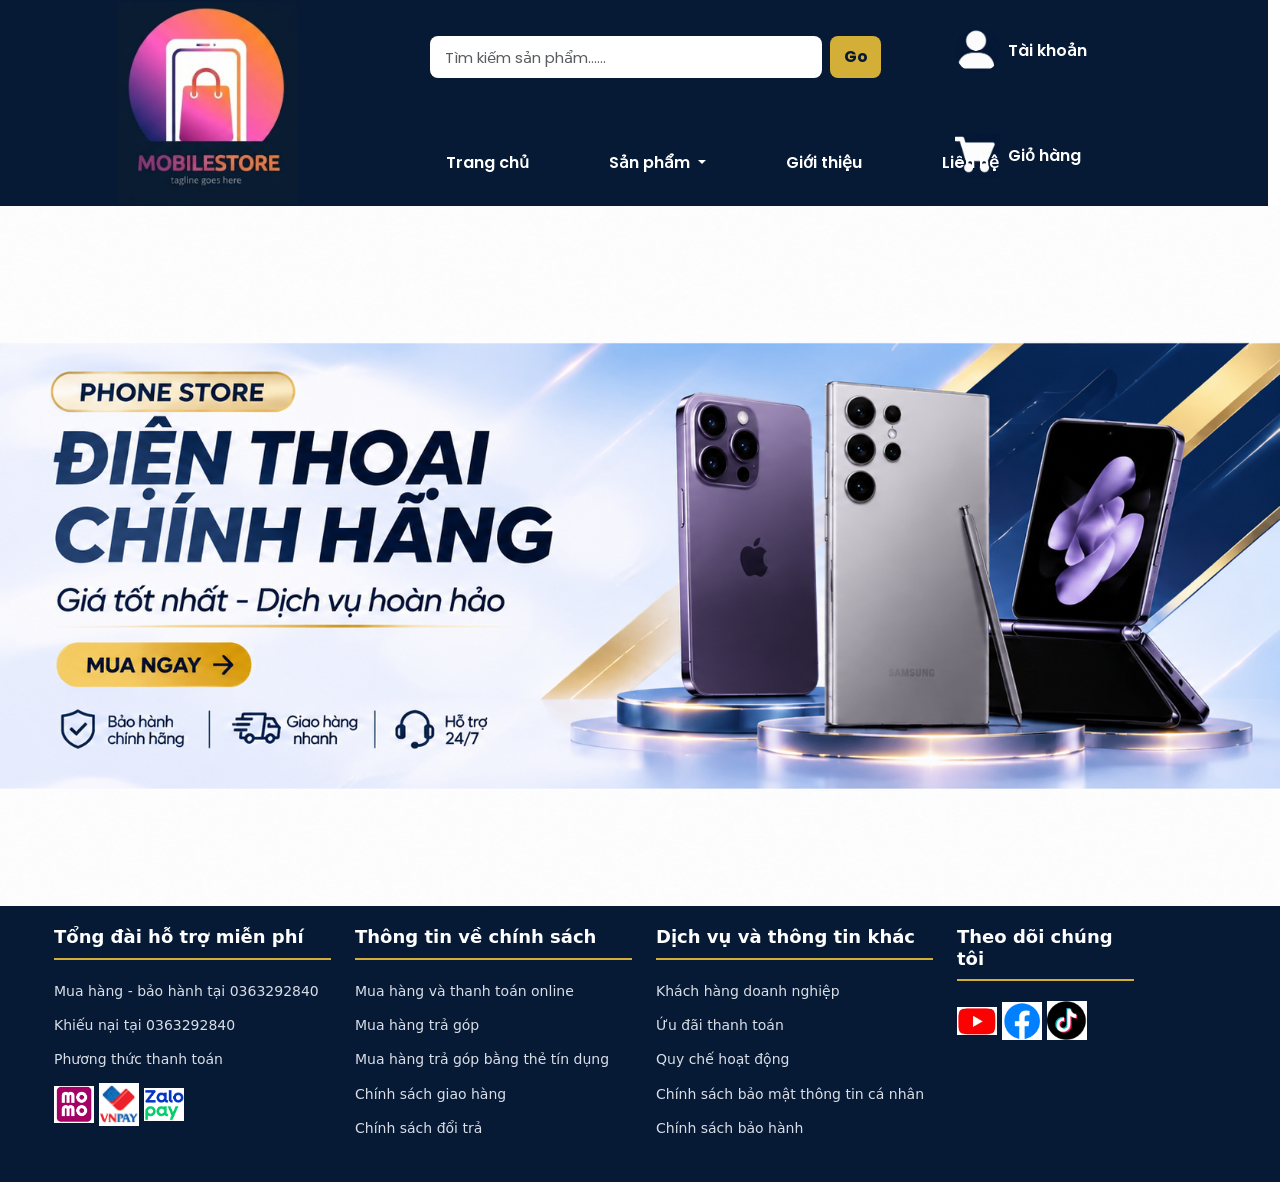
<file: Home/html/home.html>
<!DOCTYPE html>
<head>
    <meta charset="UTF-8">
    <meta name="viewport" content="width=device-width, initial-scale=1.0">
    <title>Phone Store - Điện thoại chính hãng</title>

    <link rel="stylesheet" href="../css/home.css">

    <link href="https://cdn.jsdelivr.net/npm/bootstrap@5.3.8/dist/css/bootstrap.min.css" rel="stylesheet">

    
    <script src="https://cdn.jsdelivr.net/npm/bootstrap@5.3.8/dist/js/bootstrap.bundle.min.js"></script>

    <!--Khai báo để dùng font-family: poppins-->
    <link rel="preconnect" href="https://fonts.googleapis.com">
    <link rel="preconnect" href="https://fonts.gstatic.com" crossorigin>
    <link href="https://fonts.googleapis.com/css2?family=Poppins:wght@400;500;600;700;800&display=swap" rel="stylesheet">
</head>


<body>
    <!-----------------------------------header start----------------------------------------------->
    <!-----------------------------------header start----------------------------------------------->
    <header class = "home-header row ">

        <!------------logo-------------->
        <div class = "header-logo col-4 d-flex justify-content-center align-items-center ">
            <img src = "../img/logo.png" alt = "logo" class = "object-fit-container ">
        </div>

        <!--------------------Thanh tìm kiếm và menu------------------>
        <div class = "header-center col-5 d-flex flex-column justify-content-between  mt-3 ">

            <!--------thanh tìm kiếm----------->
            <div class = "header-search">
                <form action = "" method = "get" class = "d-flex flex-row" >
                    <input type = "text" id = "search" placeholder = "Tìm kiếm sản phẩm......" class = "form-control">
                    <button type = "submit" class = "btn btn-primary">Go</button>
                </form>
            </div>
            <!------------------------menu------------------>
            <div class="header-menu">
                <nav class="navbar">
                <ul class="d-flex flex-row gap-5 mb-0 list-unstyled align-items-center">

                    <li class="nav-item"><a class="nav-link" href="../../Home/html/home.html">Trang chủ</a></li>
                    <!--dùng dropdown trong bootstrap để tạo lựa chọn-->
                    <li class="nav-item dropdown">
                        <a class="nav-link dropdown-toggle"
                                    href="#"
                                    role="button"
                                    data-bs-toggle="dropdown"
                                    aria-expanded="false">
                            Sản phẩm
                        </a>
                        <ul class="dropdown-menu">
                            <li><a class="dropdown-item" href="../../iPhoneProduct/html/iphone.html">iPhone</a></li>
                            <li><a class="dropdown-item" href="../../MacBookProduct/html/MacBook.html"> MacBook</a></li>
                        </ul>
                    </li>

                    <li class="nav-item"><a class="nav-link" href="../../about/html/about.html">Giới thiệu</a></li><!--chưa liên kết với trang about-->
                    <li class="nav-item"><a class="nav-link" href="../../Contact/html/contact.html">Liên hệ</a></li><!--chưa liên kết với trang contact-->
                </ul>
                </nav>
            </div>

        </div>
        <!-------------------account và giỏ hàng------------------------->
        <div class = "header-right col-3 d-flex flex-column justify-content-between  ">

            <div class = "header-account d-flex  align-items-center">
                <img src = "../img/account.png" alt = "account" href = "../../account/html/login.html" class = "me-2 object-fit-cover" >
                <span><a href = "../../account/html/login.html">Tài khoản</a></span>
            </div>

            <div class = "header-GioHang">
                <img src = "../img/GioHang.png" alt = "cart" href="../../GioHang/html/index.html" class = "me-2 object-fit-cover">
                <span><a href = "../../GioHang/html/index.html">Giỏ hàng</a></span>
            </div>
        </div>
    </header>
<!-----------------------------------header end------------------------------------------------>
<!-----------------------------------header end------------------------------------------------>



<!---------------------------------------main start--------------------------------------------------------->
<!---------------------------------------main start--------------------------------------------------------->

<main class="home-main">
    <section class="banner-section">
        <img src="../img/banner.png" alt="Phone Store">
    </section>
</main>

<!---------------------------------------main end--------------------------------------------------------->
<!---------------------------------------main end--------------------------------------------------------->






<!---------------------------------------main end--------------------------------------------------------->
<!---------------------------------------main end--------------------------------------------------------->



<!-----------------------------------footer start------------------------------->
<!-----------------------------------footer start------------------------------->
    <footer class = "home-footer row">
        <div class = "home-footer-1 col-3 ms-1">
            <h6>Tổng đài hỗ trợ miễn phí</h6>
            <p>Mua hàng - bảo hành tại 0363292840</p>
            <p>Khiếu nại tại 0363292840</p>
            <p>Phương thức thanh toán</p>

            <div class = "ThanhToan d-flex flex-row justify-content-start align-item-center">
                <img src="../img/momo.png" alt="thanh toán qua momo" class = "img-fuild object-fit-contain">
                <img src="../img/vnpay.png" alt = "thanh toán qua VN pay"  class = "img-fuild object-fit-contain ">
                <img src="../img/zalopay.png" alt = "thanh toán qua zalo pay"  class = "img-fuild object-fit-contain ">
            </div>
        </div>
        <div class = "footer-2 col-3">
            <h6>Thông tin về chính sách</h6>
            <p>Mua hàng và thanh toán online</p>
            <p>Mua hàng trả góp</p>
            <p>Mua hàng trả góp bằng thẻ tín dụng</p>
            <p>Chính sách giao hàng</p>
            <a href="../../ReturnPolicy/html/returnPolicy.html"><p>Chính sách đổi trả</p></a>
        </div>
        <div class = "footer-3 col-3">
            <h6>Dịch vụ và thông tin khác</h6>
            <p>Khách hàng doanh nghiệp</p>
            <p>Ứu đãi thanh toán</p>
            <p>Quy chế hoạt động</p>
            <p>Chính sách bảo mật thông tin cá nhân</p>
            <a href ="../../WarrantyPolicy/html/baohanh.html"><p>Chính sách bảo hành</p></a>
        </div>
        <div class = "footer-4 col-2">
            <h6>Theo dõi chúng tôi</h6>
            <div class = "ThanhToan d-flex flex-row justify-content-start align-item-center">
                <img src="../img/youtube.png" alt="thanh toán qua momo" class = "img-fuild object-fit-contain">
                <img src="../img/facebook.png" alt = "thanh toán qua VN pay"  class = "img-fuild object-fit-contain ">
                <img src="../img/tiktok.png" alt = "thanh toán qua zalo pay"  class = "img-fuild object-fit-contain ">
            </div>
        </div>
      
    </footer>
<!-----------------------------------footer end------------------------------->
<!-----------------------------------footer end------------------------------->
</body>
</file>
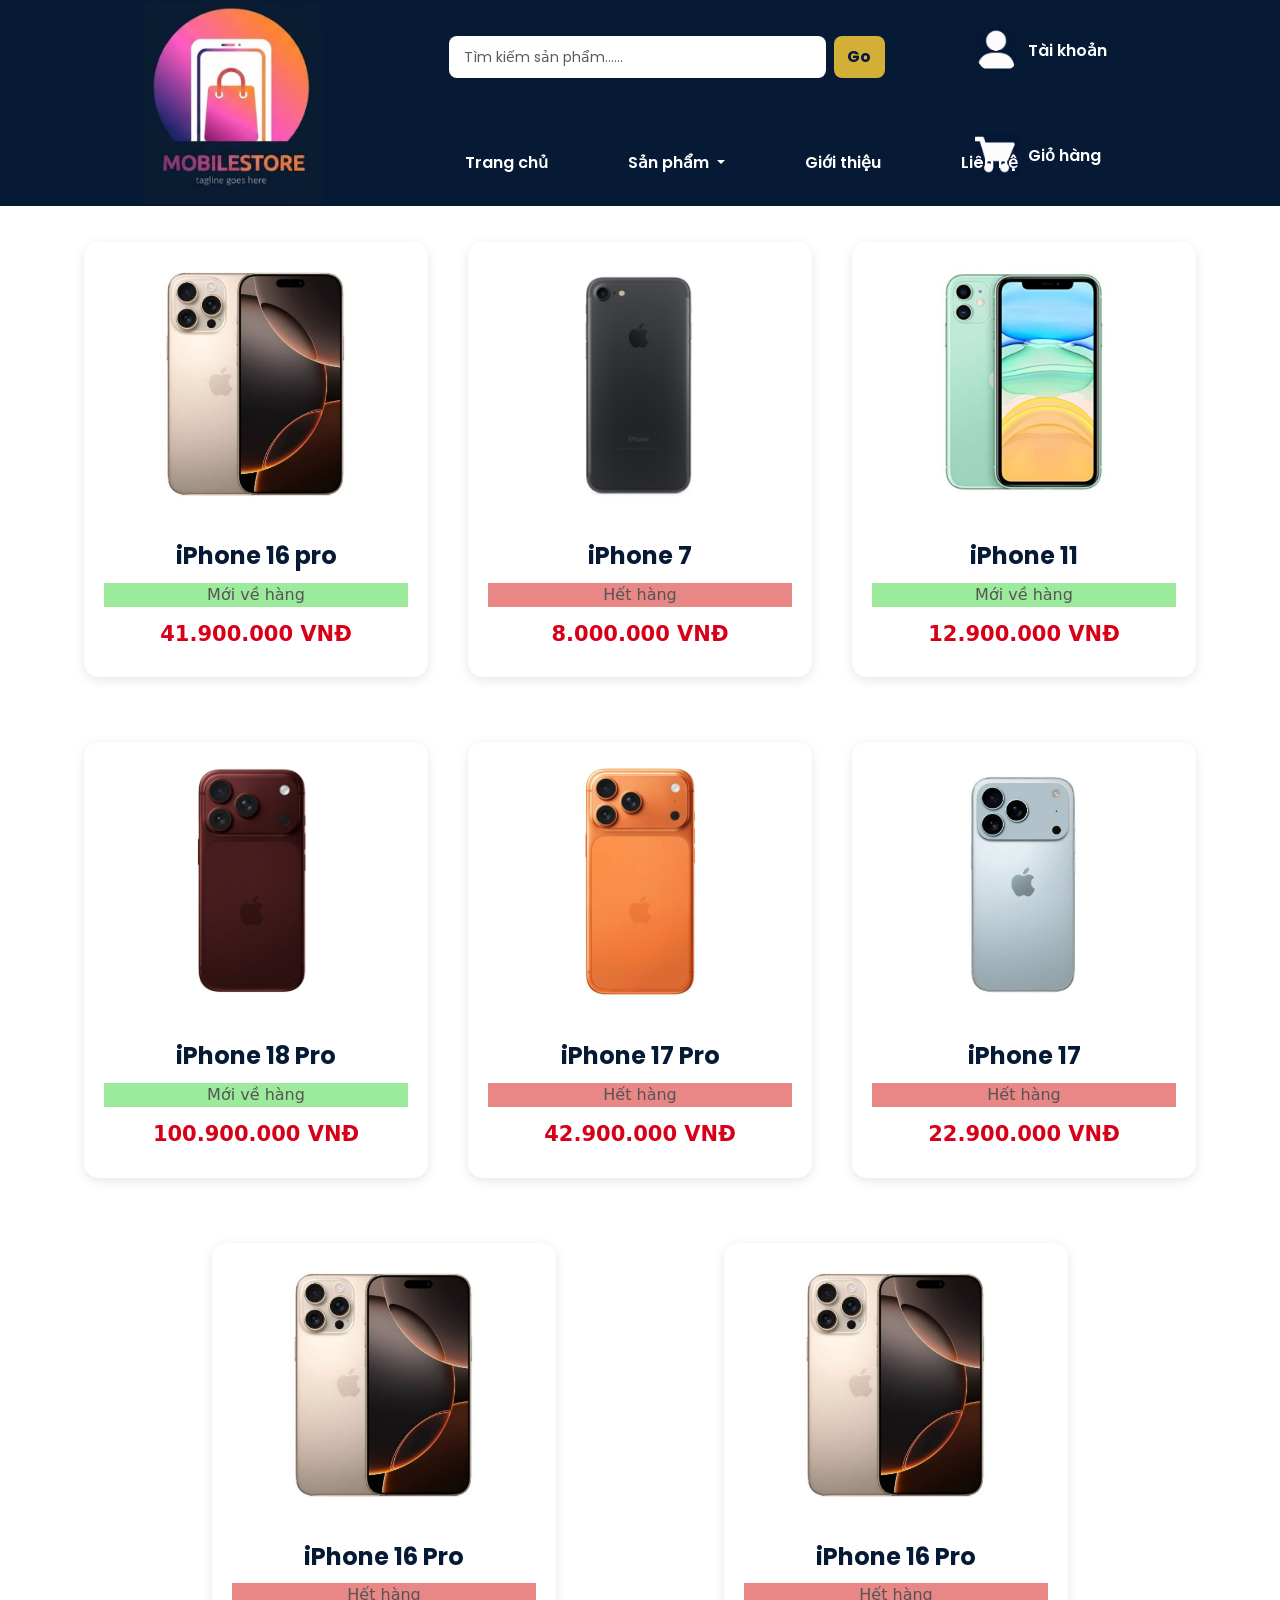
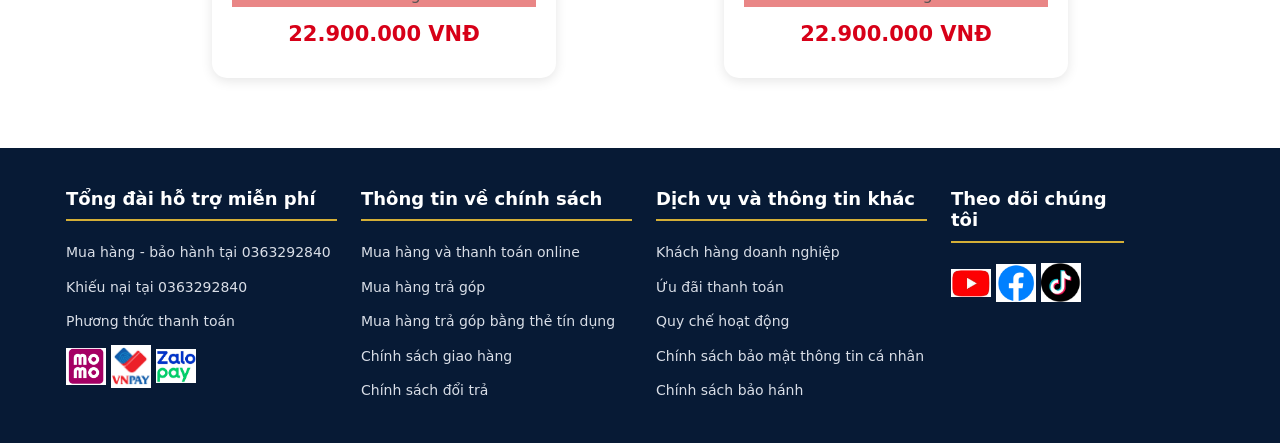
<file: iPhoneProduct/html/iphone.html>
<!DOCTYPE html>
<head>
    <meta charset="UTF-8">

    <!-- Hiển thị tốt trên điện thoại, máy tính bảng -->
    <meta name="viewport" content="width=device-width, initial-scale=1.0">

    <title>Phone Store - Điện thoại chính hãng</title>

    <!-- Bootstrap CSS -->
    <link 
        href="https://cdn.jsdelivr.net/npm/bootstrap@5.3.8/dist/css/bootstrap.min.css" 
        rel="stylesheet"
    >

    <!-- CSS của trang chủ -->
    <link rel="stylesheet" href="../css/iphone.css">
    <script src="https://cdn.jsdelivr.net/npm/bootstrap@5.3.8/dist/js/bootstrap.bundle.min.js"></script>

    <link rel="preconnect" href="https://fonts.googleapis.com">
    <link rel="preconnect" href="https://fonts.gstatic.com" crossorigin>
    <link href="https://fonts.googleapis.com/css2?family=Poppins:wght@400;500;600;700;800&display=swap" rel="stylesheet">
</head>


<body>
    <!-----------------------------------header start----------------------------------------------->
    <!-----------------------------------header start----------------------------------------------->
    <header class = "home-header row ">

        <!------------logo-------------->
        <div class = "header-logo col-4 d-flex justify-content-center align-items-center ">
            <img src = "../img/logo.png" alt = "logo" class = "object-fit-container ">
        </div>

        <!--------------------Thanh tìm kiếm và menu------------------>
        <div class = "header-center col-5 d-flex flex-column justify-content-between  mt-3 ">

            <!--------thanh tìm kiếm----------->
            <div class = "header-search">
                <form action = "" method = "get" class = "d-flex flex-row" >
                    <input type = "text" id = "search" placeholder = "Tìm kiếm sản phẩm......" class = "form-control">
                    <button type = "submit" class = "btn btn-primary">Go</button>
                </form>
            </div>
            <!------------------------menu------------------>
            <div class="header-menu">
                <nav class="navbar">
                <ul class="d-flex flex-row gap-5 mb-0 list-unstyled align-items-center">

                    <li class="nav-item"><a class="nav-link" href="../../Home/html/home.html">Trang chủ</a></li>
                    <!--dùng dropdown trong bootstrap để tạo lựa chọn-->
                    <li class="nav-item dropdown">
                        <a class="nav-link dropdown-toggle"
                                    href="#"
                                    role="button"
                                    data-bs-toggle="dropdown"
                                    aria-expanded="false">
                            Sản phẩm
                        </a>
                        <ul class="dropdown-menu">
                            <li><a class="dropdown-item" href="../../iPhoneProduct/html/iphone.html">iPhone</a></li>
                            <li><a class="dropdown-item" href="../../MacBookProduct/html/MacBook.html"> MacBook</a></li>
                        </ul>
                    </li>

                    <li class="nav-item"><a class="nav-link" href="../../about/html/about.html">Giới thiệu</a></li><!--chưa liên kết với trang about-->
                    <li class="nav-item"><a class="nav-link" href="../../Contact/html/contact.html">Liên hệ</a></li><!--chưa liên kết với trang contact-->
                </ul>
                </nav>
            </div>

        </div>
        <!-------------------account và giỏ hàng------------------------->
        <div class = "header-right col-3 d-flex flex-column justify-content-between  ">

            <div class = "header-account d-flex  align-items-center">
                <img src = "../img/account.png" alt = "account" href = "../../account/html/login.html" class = "me-2 object-fit-cover" >
                <span><a href = "../../account/html/login.html">Tài khoản</a></span>
            </div>

            <div class = "header-GioHang">
                <img src = "../img/GioHang.png" alt = "cart" href="../../GioHang/html/index.html" class = "me-2 object-fit-cover">
                <span><a href = "../../GioHang/html/index.html">Giỏ hàng</a></span>
            </div>
        </div>
    </header>
<!-----------------------------------header end------------------------------------------------>
<!-----------------------------------header end------------------------------------------------>


<!------------------------------------main start------------------------------------------------>
<!------------------------------------main start------------------------------------------------>
    <div class="SP row d-flex justify-content-evenly mt-3 mb-3 ">

    <!----Chỉ có ấn vào SP1 mới đưa đến trang kế tiếp---->
    <!-- Sản phẩm 1 -->
    <a href="../../DetailProduct/html/iPhone16proDetail.html" class="product-link col-4 list-unstyled">
    <div class="card">
            <img src="../img/iphone16pro.png"
                 class="img-iphone card-img-top img-fluid object-fit-contain "
                 alt="iPhone 17">

            <div class="card-body">
                <h4 class="card-title">iPhone 16 pro</h4>
                <p class="card-text" style="background-color: rgb(156, 234, 156); text-align: center;">
                    Mới về hàng
                </p>

                <p class="card-text">41.900.000 VNĐ</p>
            </div>
    </div>
    </a>

    <!-- Sản phẩm 2 -->
    <a href="chitiet-iphone7.html" class="product-link col-4">
        <div class="card">
            <img src="../img/iphone7.png"
                 class="img-iphone card-img-top"
                 alt="iPhone Duo">

            <div class="card-body">
                <h4 class="card-title">iPhone 7</h4>
                <p class="card-text " style="background-color: rgb(233, 134, 134); text-align: center;">Hết hàng</p>
                <p class="card-text">8.000.000 VNĐ</p>
            </div>
        </div>
    </a>

    <!-- Sản phẩm 3 -->
    <a href="chitiet-iphone11.html" class="product-link col-4">
        <div class="card">
            <img src="../img/iphone11.png"
                 class="img-iphone card-img-top"
                 alt="iPhone 11">

            <div class="card-body">
                <h4 class="card-title">iPhone 11</h4>
                <p class="card-text" style="background-color: rgb(156, 234, 156); text-align: center;" >Mới về hàng</p>
                <p class="card-text">12.900.000 VNĐ</p>
            </div>
        </div>
    </a>

    <!-- Sản phẩm 4 -->
    <a href="chitiet-iphone18pro.html" class="product-link col-4">
        <div class="card">
            <img src="../img/iphone18pro.png"
                 class="img-iphone card-img-top"
                 alt="iPhone 18 Pro">

            <div class="card-body">
                <h4 class="card-title">iPhone 18 Pro</h4>
                <p class="card-text" style="background-color: rgb(156, 234, 156); text-align: center;" >Mới về hàng</p>
                <p class="card-text">100.900.000 VNĐ</p>
            </div>
        </div>
    </a>
    <!-- Sản phẩm 5 -->
    <a href="chitiet-iphone17pro.html" class="product-link col-4">
    <div class="card">
        <img src="../img/iphone17pro.png" class="img-iphone card-img-top" alt="iPhone 17 Pro">
        <div class="card-body">
            <h4 class="card-title">iPhone 17 Pro</h4>
            <p class="card-text" style="background-color: rgb(233, 134, 134); text-align: center;" >Hết hàng</p>
            <p class="card-text">42.900.000 VNĐ</p>
        </div>
    </div>
    </a>
    <!-- Sản phẩm 6 -->
    <a href="chitiet-iphone16pro.html" class="product-link col-4">
    <div class="card">
        <img src="../img/iphone17.png" class="img-iphone card-img-top" alt="iPhone 16 Pro">
        <div class="card-body">
            <h4 class="card-title">iPhone 17</h4>
            <p class="card-text" style="background-color: rgb(233, 134, 134); text-align: center;" >Hết hàng</p>
            <p class="card-text">22.900.000 VNĐ</p>
        </div>
    </div>
    </a>
    <!-- Sản phẩm 7 -->
    <a href="chitiet-iphone16pro.html" class="product-link col-4">
    <div class="card">
        <img src="../img/iphone16pro.png" class="img-iphone card-img-top" alt="iPhone 16 Pro">

        <div class="card-body">
            <h4 class="card-title">iPhone 16 Pro</h4>
            <p class="card-text" style="background-color: rgb(233, 134, 134); text-align: center;" >Hết hàng</p>
            <p class="card-text">22.900.000 VNĐ</p>
        </div>
    </div>
    </a>
    <!-- Sản phẩm 8 -->
    <a href="chitiet-iphone16pro.html" class="product-link col-4">
    <div class="card">
        <img src="../img/iphone16pro.png" class="img-iphone card-img-top" alt="iPhone 16 Pro">

        <div class="card-body">
            <h4 class="card-title">iPhone 16 Pro</h4>
            <p class="card-text" style="background-color: rgb(233, 134, 134); text-align: center;" >Hết hàng</p>
            <p class="card-text">22.900.000 VNĐ</p>
        </div>
    </div>
    </a>

</div>
<!---------------------------Trừng bày sản phẩm end-------------------------->      
</main>


<!---------------------------------------main end--------------------------------------------------------->
<!---------------------------------------main end--------------------------------------------------------->





<!-----------------------------------footer start------------------------------->
<!-----------------------------------footer start------------------------------->
    <footer class = "home-footer row">
        <div class = "home-footer-1 col-3 ms-1">
            <h6>Tổng đài hỗ trợ miễn phí</h6>
            <p>Mua hàng - bảo hành tại 0363292840</p>
            <p>Khiếu nại tại 0363292840</p>
            <p>Phương thức thanh toán</p>

            <div class = "ThanhToan d-flex flex-row justify-content-start align-item-center">
                <img src="../img/momo.png" alt="thanh toán qua momo" class = "img-fuild object-fit-contain">
                <img src="../img/vnpay.png" alt = "thanh toán qua VN pay"  class = "img-fuild object-fit-contain ">
                <img src="../img/zalopay.png" alt = "thanh toán qua zalo pay"  class = "img-fuild object-fit-contain ">
            </div>
        </div>
        <div class = "footer-2 col-3">
            <h6>Thông tin về chính sách</h6>
            <p>Mua hàng và thanh toán online</p>
            <p>Mua hàng trả góp</p>
            <p>Mua hàng trả góp bằng thẻ tín dụng</p>
            <p>Chính sách giao hàng</p>
            <p>Chính sách đổi trả</p>
        </div>
        <div class = "footer-3 col-3">
            <h6>Dịch vụ và thông tin khác</h6>
            <p>Khách hàng doanh nghiệp</p>
            <p>Ứu đãi thanh toán</p>
            <p>Quy chế hoạt động</p>
            <p>Chính sách bảo mật thông tin cá nhân</p>
            <p>Chính sách bảo hánh</p>
        </div>
        <div class = "footer-4 col-2">
            <h6>Theo dõi chúng tôi</h6>
            <div class = "ThanhToan d-flex flex-row justify-content-start align-item-center">
                <img src="../img/youtube.png" alt="thanh toán qua momo" class = "img-fuild object-fit-contain">
                <img src="../img/facebook.png" alt = "thanh toán qua VN pay"  class = "img-fuild object-fit-contain ">
                <img src="../img/tiktok.png" alt = "thanh toán qua zalo pay"  class = "img-fuild object-fit-contain ">
            </div>
        </div>
      
    </footer>
<!-----------------------------------footer end------------------------------->
<!-----------------------------------footer end------------------------------->
</body>
</file>
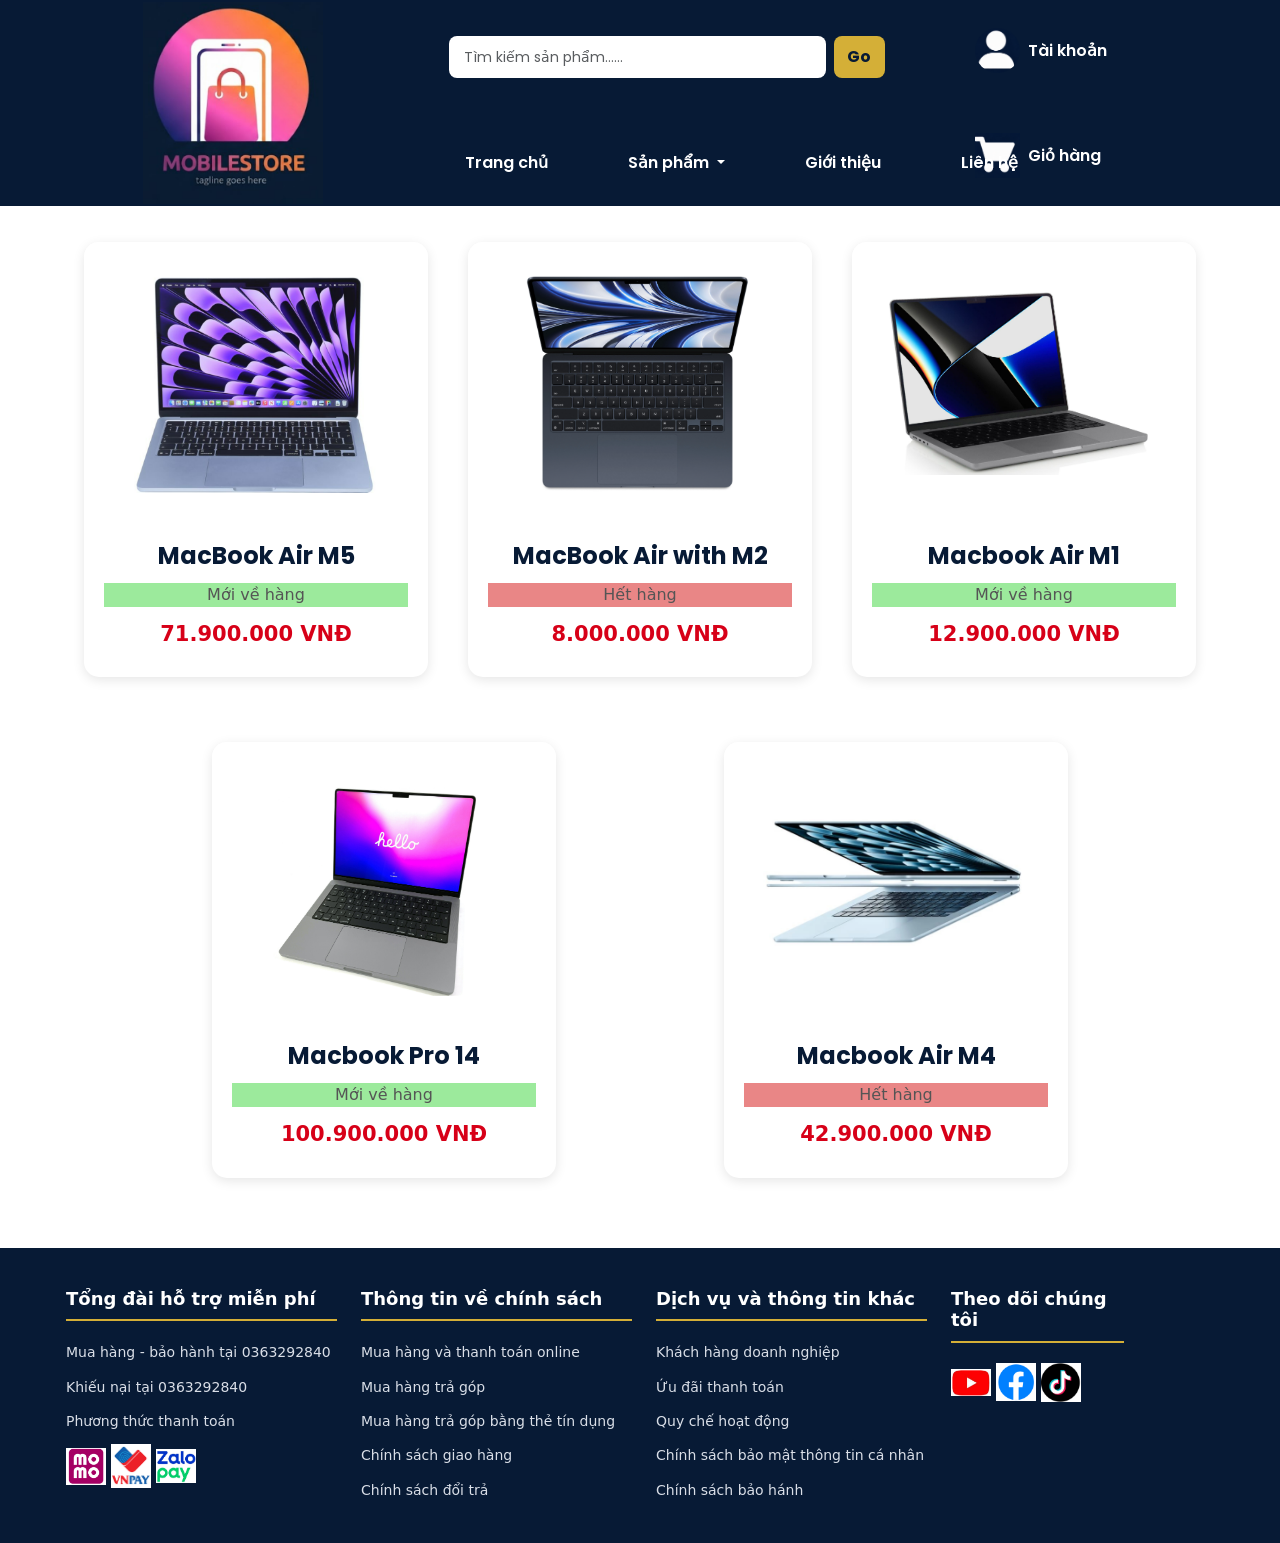
<file: MacBookProduct/html/MacBook.html>
<!DOCTYPE html>
<head>
    <meta charset="UTF-8">

    <!-- Hiển thị tốt trên điện thoại, máy tính bảng -->
    <meta name="viewport" content="width=device-width, initial-scale=1.0">

    <title>Phone Store - Điện thoại chính hãng</title>

    <!-- Bootstrap CSS -->
    <link 
        href="https://cdn.jsdelivr.net/npm/bootstrap@5.3.8/dist/css/bootstrap.min.css" 
        rel="stylesheet"
    >

    <!-- CSS của trang chủ -->
    <link rel="stylesheet" href="../css/MacBook.css">
    <script src="https://cdn.jsdelivr.net/npm/bootstrap@5.3.8/dist/js/bootstrap.bundle.min.js"></script>

    <link rel="preconnect" href="https://fonts.googleapis.com">
    <link rel="preconnect" href="https://fonts.gstatic.com" crossorigin>
    <link href="https://fonts.googleapis.com/css2?family=Poppins:wght@400;500;600;700;800&display=swap" rel="stylesheet">
</head>


<body>
    <!-----------------------------------header start----------------------------------------------->
    <!-----------------------------------header start----------------------------------------------->
    <header class = "home-header row ">

        <!------------logo-------------->
        <div class = "header-logo col-4 d-flex justify-content-center align-items-center ">
            <img src = "../img/logo.png" alt = "logo" class = "object-fit-container ">
        </div>

        <!--------------------Thanh tìm kiếm và menu------------------>
        <div class = "header-center col-5 d-flex flex-column justify-content-between  mt-3 ">

            <!--------thanh tìm kiếm----------->
            <div class = "header-search">
                <form action = "" method = "get" class = "d-flex flex-row" >
                    <input type = "text" id = "search" placeholder = "Tìm kiếm sản phẩm......" class = "form-control">
                    <button type = "submit" class = "btn btn-primary">Go</button>
                </form>
            </div>
            <!------------------------menu------------------>
            <div class="header-menu">
                <nav class="navbar">
                <ul class="d-flex flex-row gap-5 mb-0 list-unstyled align-items-center">

                    <li class="nav-item"><a class="nav-link" href="../../Home/html/home.html">Trang chủ</a></li>
                    <!--dùng dropdown trong bootstrap để tạo lựa chọn-->
                    <li class="nav-item dropdown">
                        <a class="nav-link dropdown-toggle"
                                    href="#"
                                    role="button"
                                    data-bs-toggle="dropdown"
                                    aria-expanded="false">
                            Sản phẩm
                        </a>
                        <ul class="dropdown-menu">
                            <li><a class="dropdown-item" href="../../iPhoneProduct/html/iphone.html">iPhone</a></li>
                            <li><a class="dropdown-item" href="../../MacBookProduct/html/MacBook.html"> MacBook</a></li>
                        </ul>
                    </li>

                    <li class="nav-item"><a class="nav-link" href="../../about/html/about.html">Giới thiệu</a></li><!--chưa liên kết với trang about-->
                    <li class="nav-item"><a class="nav-link" href="../../Contact/html/contact.html">Liên hệ</a></li><!--chưa liên kết với trang contact-->
                </ul>
                </nav>
            </div>

        </div>
        <!-------------------account và giỏ hàng------------------------->
        <div class = "header-right col-3 d-flex flex-column justify-content-between  ">

            <div class = "header-account d-flex  align-items-center">
                <img src = "../img/account.png" alt = "account" href = "../../account/html/login.html" class = "me-2 object-fit-cover" >
                <span><a href = "../../account/html/login.html">Tài khoản</a></span>
            </div>

            <div class = "header-GioHang">
                <img src = "../img/GioHang.png" alt = "cart" href="../../GioHang/html/index.html" class = "me-2 object-fit-cover">
                <span><a href = "../../GioHang/html/index.html">Giỏ hàng</a></span>
            </div>
        </div>
    </header>
<!-----------------------------------header end------------------------------------------------>
<!-----------------------------------header end------------------------------------------------>

<!------------------------------------main start------------------------------------------------>
    <div class="SP row d-flex justify-content-evenly mt-3 mb-3 ">

    <!-- Sản phẩm 1 -->
    <a href="chitiet-iphone17.html" class="product-link col-4 list-unstyled">
    <div class="card">
            <img src="../img/Apple MacBook Air M5 (13-inch).png"
                 class="img-iphone card-img-top img-fluid object-fit-contain "
                 alt="Apple MacBook Air M5 (13-inch)">

            <div class="card-body">
                <h4 class="card-title">MacBook Air M5 </h4>
                <p class="card-text" style="background-color: rgb(156, 234, 156); text-align: center;">
                    Mới về hàng
                </p>

                <p class="card-text">71.900.000 VNĐ</p>
            </div>
    </div>
    </a>

    <!-- Sản phẩm 2 -->
    <a href="chitiet-iphone7.html" class="product-link col-4">
        <div class="card">
            <img src="../img/Apple MacBook Air with M2 chip 2022 model (8GB, 256GB) .png"
                 class="img-iphone card-img-top"
                 alt="Macbook Air M4 15.3 Inch">

            <div class="card-body">
                <h4 class="card-title">MacBook Air with M2 </h4>
                <p class="card-text " style="background-color: rgb(233, 134, 134); text-align: center;">Hết hàng</p>
                <p class="card-text">8.000.000 VNĐ</p>
            </div>
        </div>
    </a>

    <!-- Sản phẩm 3 -->
    <a href="chitiet-iphone11.html" class="product-link col-4">
        <div class="card">
            <img src="../img/macbook air m1 16 gb 512 ssd.png"
                 class="img-iphone card-img-top"
                 alt="iPhone 11">

            <div class="card-body">
                <h4 class="card-title">Macbook Air M1</h4>
                <p class="card-text" style="background-color: rgb(156, 234, 156); text-align: center;" >Mới về hàng</p>
                <p class="card-text">12.900.000 VNĐ</p>
            </div>
        </div>
    </a>

    <!-- Sản phẩm 4 -->
    <a href="chitiet-iphone18pro.html" class="product-link col-4">
        <div class="card">
            <img src="../img/Macbook Pro 14.png"
                 class="img-iphone card-img-top"
                 alt="iPhone 18 Pro">

            <div class="card-body">
                <h4 class="card-title">Macbook Pro 14</h4>
                <p class="card-text" style="background-color: rgb(156, 234, 156); text-align: center;" >Mới về hàng</p>
                <p class="card-text">100.900.000 VNĐ</p>
            </div>
        </div>
    </a>
    <!-- Sản phẩm 5 -->
    <a href="chitiet-iphone17pro.html" class="product-link col-4">
    <div class="card">
        <img src="../img/Macbook Air M4 15.3 Inch.png" class="img-iphone card-img-top" alt="iPhone 17 Pro">
        <div class="card-body">
            <h4 class="card-title">Macbook Air M4</h4>
            <p class="card-text" style="background-color: rgb(233, 134, 134); text-align: center;" >Hết hàng</p>
            <p class="card-text">42.900.000 VNĐ</p>
        </div>
    </div>
    </a>


</div>
<!---------------------------Trừng bày sản phẩm end-------------------------->      
</main>



<!------------------------------------main start------------------------------------------------>










<!-----------------------------------footer start------------------------------->
<!-----------------------------------footer start------------------------------->
    <footer class = "home-footer row">
        <div class = "home-footer-1 col-3 ms-1">
            <h6>Tổng đài hỗ trợ miễn phí</h6>
            <p>Mua hàng - bảo hành tại 0363292840</p>
            <p>Khiếu nại tại 0363292840</p>
            <p>Phương thức thanh toán</p>

            <div class = "ThanhToan d-flex flex-row justify-content-start align-item-center">
                <img src="../img/momo.png" alt="thanh toán qua momo" class = "img-fuild object-fit-contain">
                <img src="../img/vnpay.png" alt = "thanh toán qua VN pay"  class = "img-fuild object-fit-contain ">
                <img src="../img/zalopay.png" alt = "thanh toán qua zalo pay"  class = "img-fuild object-fit-contain ">
            </div>
        </div>
        <div class = "footer-2 col-3">
            <h6>Thông tin về chính sách</h6>
            <p>Mua hàng và thanh toán online</p>
            <p>Mua hàng trả góp</p>
            <p>Mua hàng trả góp bằng thẻ tín dụng</p>
            <p>Chính sách giao hàng</p>
            <p>Chính sách đổi trả</p>
        </div>
        <div class = "footer-3 col-3">
            <h6>Dịch vụ và thông tin khác</h6>
            <p>Khách hàng doanh nghiệp</p>
            <p>Ứu đãi thanh toán</p>
            <p>Quy chế hoạt động</p>
            <p>Chính sách bảo mật thông tin cá nhân</p>
            <p>Chính sách bảo hánh</p>
        </div>
        <div class = "footer-4 col-2">
            <h6>Theo dõi chúng tôi</h6>
            <div class = "ThanhToan d-flex flex-row justify-content-start align-item-center">
                <img src="../img/youtube.png" alt="thanh toán qua momo" class = "img-fuild object-fit-contain">
                <img src="../img/facebook.png" alt = "thanh toán qua VN pay"  class = "img-fuild object-fit-contain ">
                <img src="../img/tiktok.png" alt = "thanh toán qua zalo pay"  class = "img-fuild object-fit-contain ">
            </div>
        </div>
      
    </footer>
<!-----------------------------------footer end------------------------------->
<!-----------------------------------footer end------------------------------->
</body>
</file>
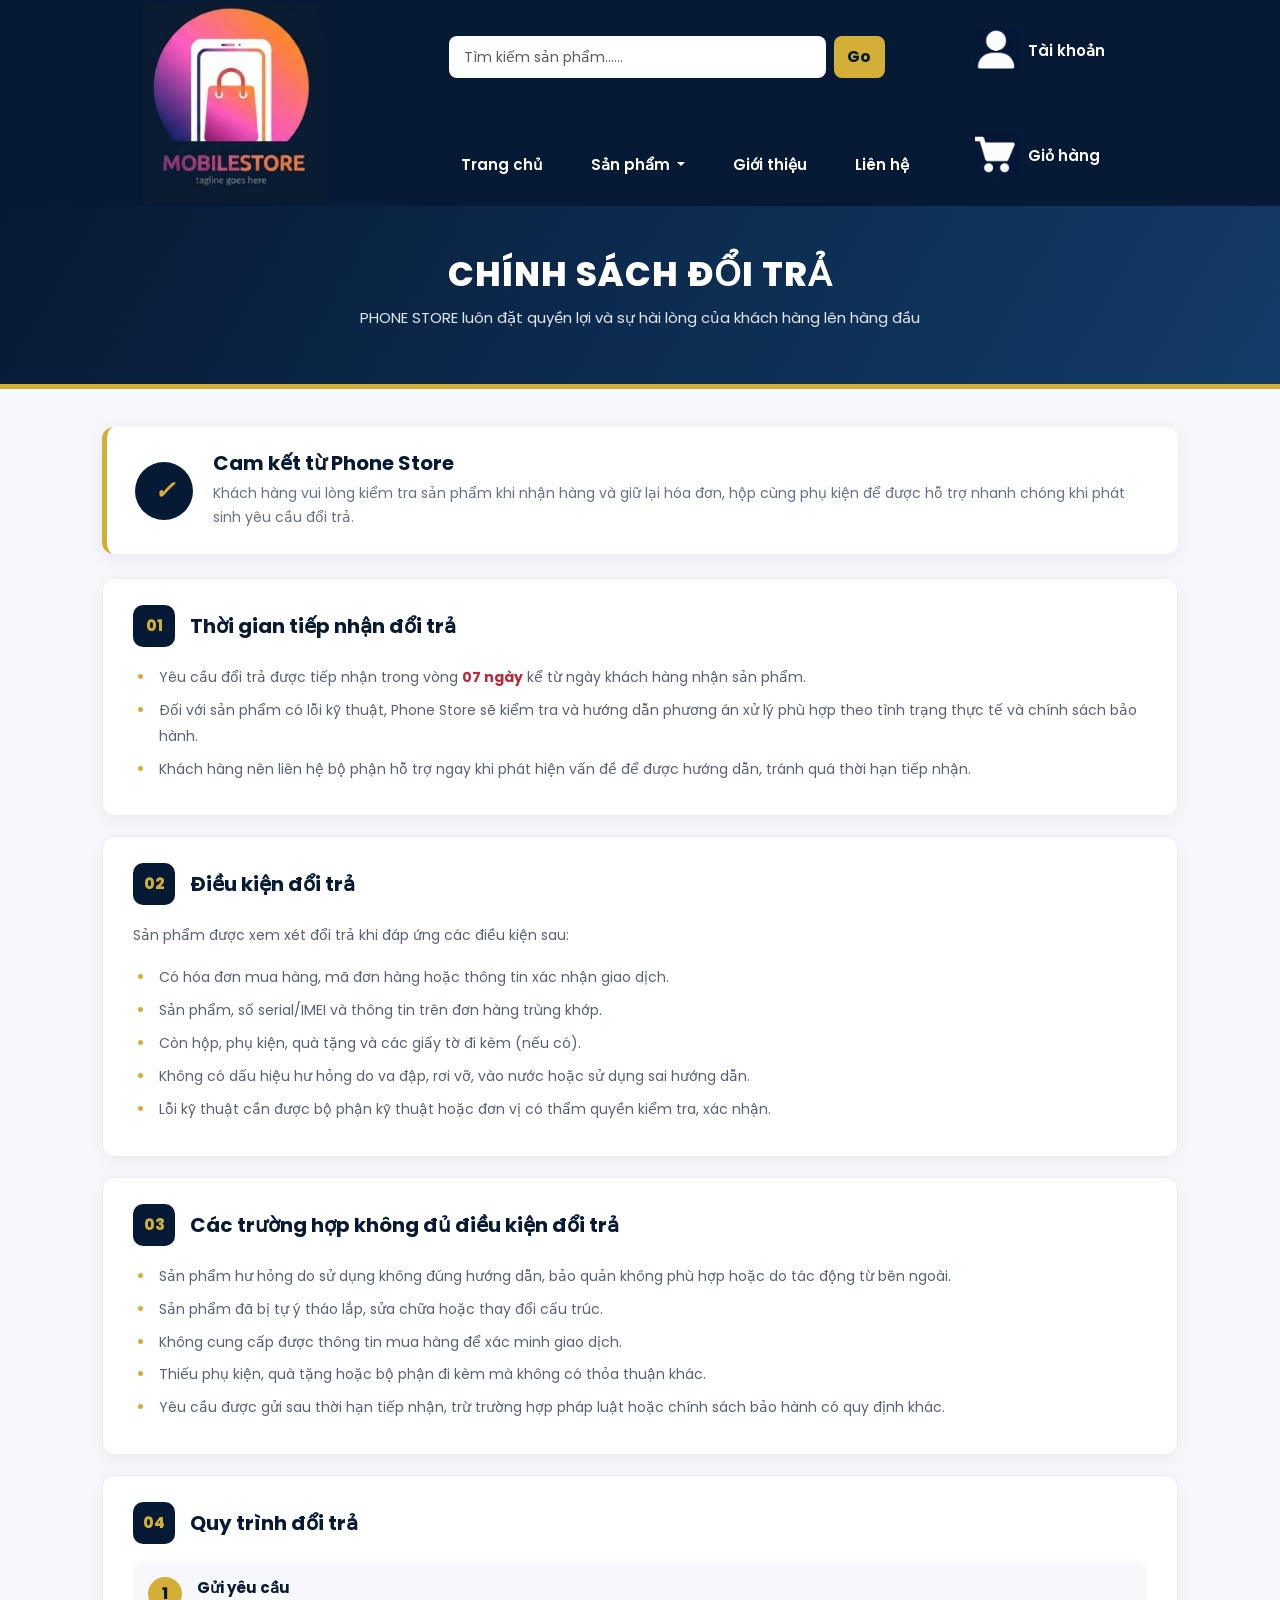
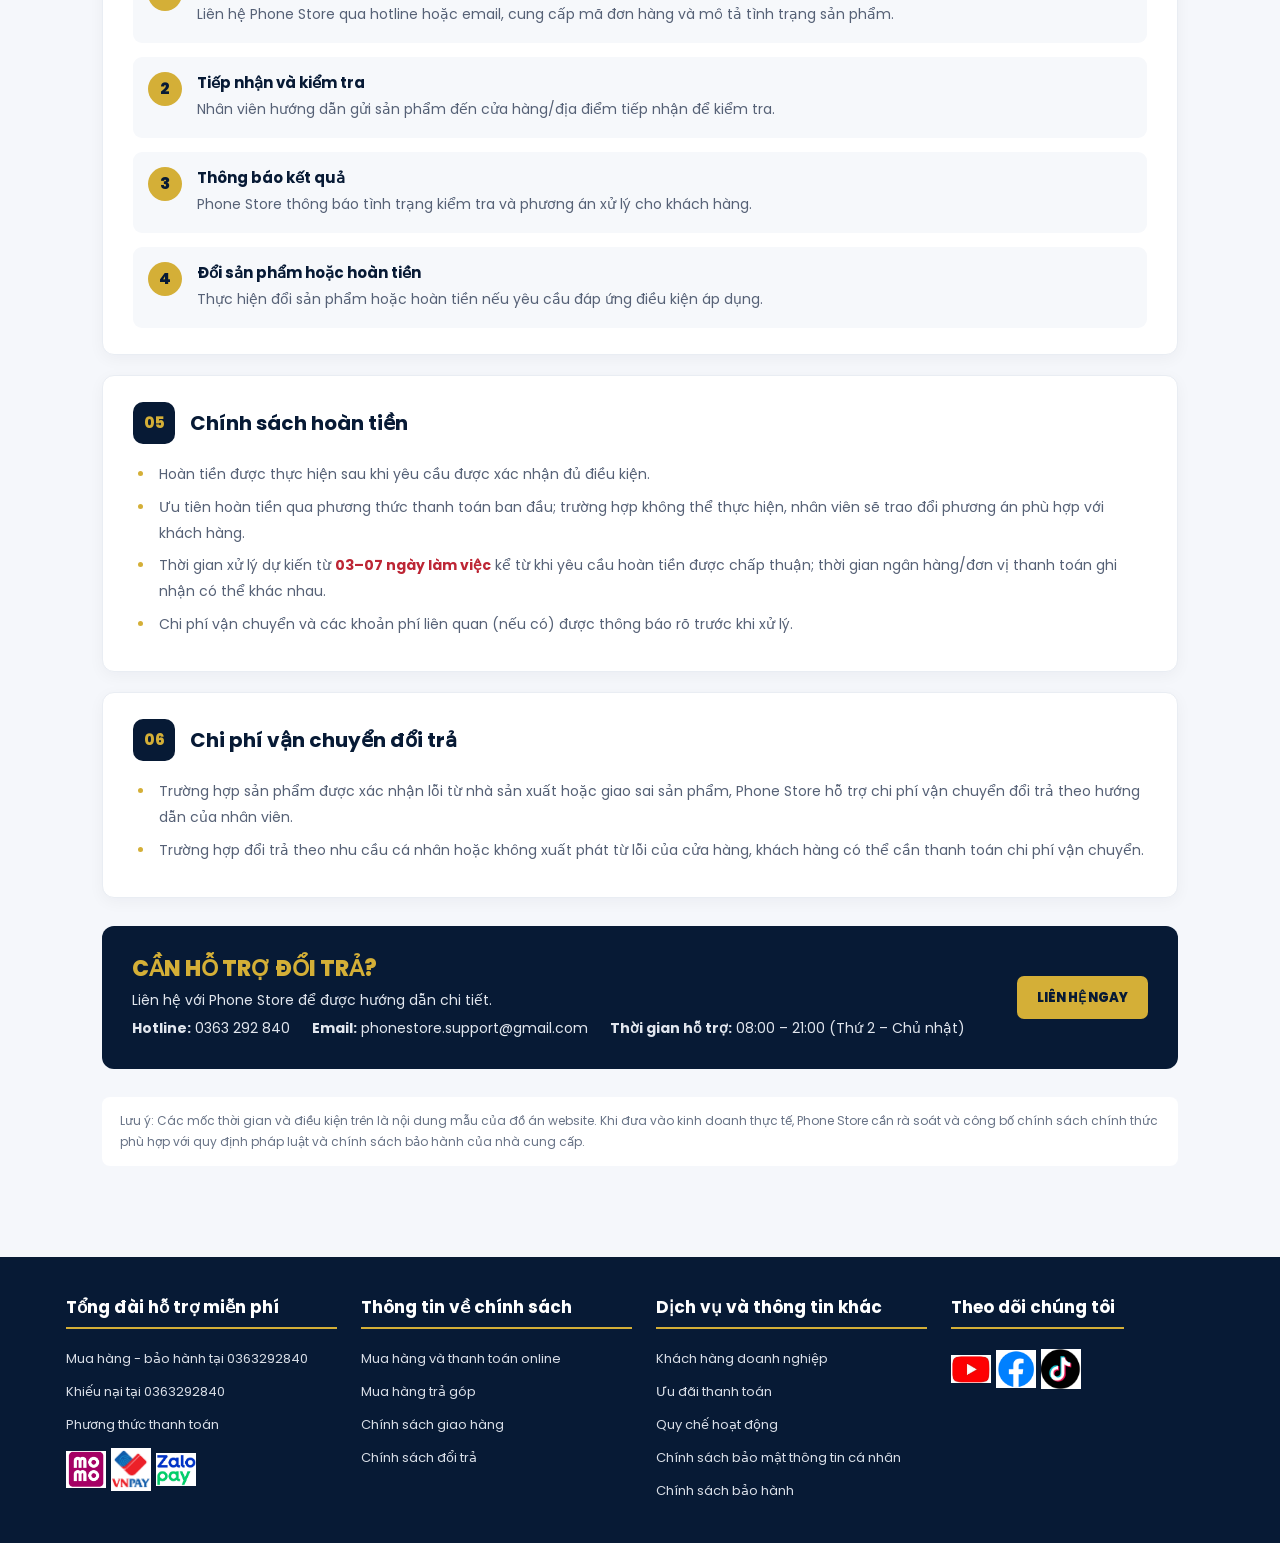
<file: ReturnPolicy/html/returnPolicy.html>
<!DOCTYPE html>
<html lang="vi">
<head>
    <meta charset="UTF-8">
    <meta name="viewport" content="width=device-width, initial-scale=1.0">
    <title>Chính sách đổi trả - Phone Store</title>

    <!-- Bootstrap -->
    <link href="https://cdn.jsdelivr.net/npm/bootstrap@5.3.8/dist/css/bootstrap.min.css"
          rel="stylesheet">

    <!-- Font Poppins giống các trang hiện tại -->
    <link rel="preconnect" href="https://fonts.googleapis.com">
    <link rel="preconnect" href="https://fonts.gstatic.com" crossorigin>
    <link href="https://fonts.googleapis.com/css2?family=Poppins:wght@400;500;600;700;800&display=swap"
          rel="stylesheet">

    <!-- CSS riêng của trang đổi trả -->
    <link rel="stylesheet" href="../css/returnPolicy.css">
    <script src="https://cdn.jsdelivr.net/npm/bootstrap@5.3.8/dist/js/bootstrap.bundle.min.js"></script>
</head>

<body>
    <!-- HEADER: giữ cấu trúc và màu sắc theo Project_N11 -->
    <header class="home-header row">
        <div class="header-logo col-4 d-flex justify-content-center align-items-center">
            <a href="../../Home/html/home.html">
                <img src="../../Home/img/logo.png" alt="Phone Store" class="object-fit-contain">
            </a>
        </div>

        <div class="header-center col-5 d-flex flex-column justify-content-between mt-3">
            <div class="header-search">
                <form action="" method="get" class="d-flex flex-row">
                    <input type="text" id="search" name="q"
                           placeholder="Tìm kiếm sản phẩm......" class="form-control">
                    <button type="submit" class="btn btn-primary">Go</button>
                </form>
            </div>

            <div class="header-menu">
                <nav class="navbar">
                    <ul class="d-flex flex-row gap-4 mb-0 list-unstyled align-items-center">
                        <li class="nav-item">
                            <a class="nav-link" href="../../Home/html/home.html">Trang chủ</a>
                        </li>

                        <li class="nav-item dropdown">
                            <a class="nav-link dropdown-toggle" href="#" role="button"
                               data-bs-toggle="dropdown" aria-expanded="false">
                                Sản phẩm
                            </a>
                            <ul class="dropdown-menu">
                                <li><a class="dropdown-item" href="../../iPhoneProduct/html/iphone.html">iPhone</a></li>
                                <li><a class="dropdown-item" href="../../MacBookProduct/html/MacBook.html">MacBook</a></li>
                            </ul>
                        </li>

                        <li class="nav-item">
                            <a class="nav-link" href="../../Home/html/home.html">Giới thiệu</a>
                        </li>
                        <li class="nav-item">
                            <a class="nav-link" href="../../Home/html/home.html">Liên hệ</a>
                        </li>
                    </ul>
                </nav>
            </div>
        </div>

        <div class="header-right col-3 d-flex flex-column justify-content-between">
            <div class="header-account d-flex align-items-center">
                <img src="../../Home/img/account.png" alt="Tài khoản" class="me-2 object-fit-cover">
                <span><a href="#">Tài khoản</a></span>
            </div>

            <div class="header-GioHang">
                <img src="../../Home/img/GioHang.png" alt="Giỏ hàng" class="me-2 object-fit-cover">
                <span><a href="#">Giỏ hàng</a></span>
            </div>
        </div>
    </header>

    <!-- TIÊU ĐỀ TRANG -->
    <section class="policy-banner">
        <div class="container">
            <h1>CHÍNH SÁCH ĐỔI TRẢ</h1>
            <p>PHONE STORE luôn đặt quyền lợi và sự hài lòng của khách hàng lên hàng đầu</p>
        </div>
    </section>

    <!-- NỘI DUNG CHÍNH SÁCH -->
    <main class="container policy-container">
        <div class="policy-intro">
            <div class="intro-icon"><i class="fa-solid fa-shield-halved">✓</i></div>
            <div>
                <h2>Cam kết từ Phone Store</h2>
                <p>
                    Khách hàng vui lòng kiểm tra sản phẩm khi nhận hàng và giữ lại hóa đơn,
                    hộp cùng phụ kiện để được hỗ trợ nhanh chóng khi phát sinh yêu cầu đổi trả.
                </p>
            </div>
        </div>

        <section class="policy-section">
            <div class="section-heading">
                <span>01</span>
                <h2>Thời gian tiếp nhận đổi trả</h2>
            </div>
            <ul>
                <li>Yêu cầu đổi trả được tiếp nhận trong vòng <strong>07 ngày</strong>
                    kể từ ngày khách hàng nhận sản phẩm.</li>
                <li>Đối với sản phẩm có lỗi kỹ thuật, Phone Store sẽ kiểm tra và hướng dẫn
                    phương án xử lý phù hợp theo tình trạng thực tế và chính sách bảo hành.</li>
                <li>Khách hàng nên liên hệ bộ phận hỗ trợ ngay khi phát hiện vấn đề để được
                    hướng dẫn, tránh quá thời hạn tiếp nhận.</li>
            </ul>
        </section>

        <section class="policy-section">
            <div class="section-heading">
                <span>02</span>
                <h2>Điều kiện đổi trả</h2>
            </div>
            <p>Sản phẩm được xem xét đổi trả khi đáp ứng các điều kiện sau:</p>
            <ul>
                <li>Có hóa đơn mua hàng, mã đơn hàng hoặc thông tin xác nhận giao dịch.</li>
                <li>Sản phẩm, số serial/IMEI và thông tin trên đơn hàng trùng khớp.</li>
                <li>Còn hộp, phụ kiện, quà tặng và các giấy tờ đi kèm (nếu có).</li>
                <li>Không có dấu hiệu hư hỏng do va đập, rơi vỡ, vào nước hoặc sử dụng sai hướng dẫn.</li>
                <li>Lỗi kỹ thuật cần được bộ phận kỹ thuật hoặc đơn vị có thẩm quyền kiểm tra, xác nhận.</li>
            </ul>
        </section>

        <section class="policy-section">
            <div class="section-heading">
                <span>03</span>
                <h2>Các trường hợp không đủ điều kiện đổi trả</h2>
            </div>
            <ul>
                <li>Sản phẩm hư hỏng do sử dụng không đúng hướng dẫn, bảo quản không phù hợp
                    hoặc do tác động từ bên ngoài.</li>
                <li>Sản phẩm đã bị tự ý tháo lắp, sửa chữa hoặc thay đổi cấu trúc.</li>
                <li>Không cung cấp được thông tin mua hàng để xác minh giao dịch.</li>
                <li>Thiếu phụ kiện, quà tặng hoặc bộ phận đi kèm mà không có thỏa thuận khác.</li>
                <li>Yêu cầu được gửi sau thời hạn tiếp nhận, trừ trường hợp pháp luật hoặc
                    chính sách bảo hành có quy định khác.</li>
            </ul>
        </section>

        <section class="policy-section">
            <div class="section-heading">
                <span>04</span>
                <h2>Quy trình đổi trả</h2>
            </div>
            <div class="process-list">
                <div class="process-item">
                    <span>1</span>
                    <div><h3>Gửi yêu cầu</h3><p>Liên hệ Phone Store qua hotline hoặc email, cung cấp mã đơn hàng và mô tả tình trạng sản phẩm.</p></div>
                </div>
                <div class="process-item">
                    <span>2</span>
                    <div><h3>Tiếp nhận và kiểm tra</h3><p>Nhân viên hướng dẫn gửi sản phẩm đến cửa hàng/địa điểm tiếp nhận để kiểm tra.</p></div>
                </div>
                <div class="process-item">
                    <span>3</span>
                    <div><h3>Thông báo kết quả</h3><p>Phone Store thông báo tình trạng kiểm tra và phương án xử lý cho khách hàng.</p></div>
                </div>
                <div class="process-item">
                    <span>4</span>
                    <div><h3>Đổi sản phẩm hoặc hoàn tiền</h3><p>Thực hiện đổi sản phẩm hoặc hoàn tiền nếu yêu cầu đáp ứng điều kiện áp dụng.</p></div>
                </div>
            </div>
        </section>

        <section class="policy-section">
            <div class="section-heading">
                <span>05</span>
                <h2>Chính sách hoàn tiền</h2>
            </div>
            <ul>
                <li>Hoàn tiền được thực hiện sau khi yêu cầu được xác nhận đủ điều kiện.</li>
                <li>Ưu tiên hoàn tiền qua phương thức thanh toán ban đầu; trường hợp không thể
                    thực hiện, nhân viên sẽ trao đổi phương án phù hợp với khách hàng.</li>
                <li>Thời gian xử lý dự kiến từ <strong>03–07 ngày làm việc</strong> kể từ khi
                    yêu cầu hoàn tiền được chấp thuận; thời gian ngân hàng/đơn vị thanh toán
                    ghi nhận có thể khác nhau.</li>
                <li>Chi phí vận chuyển và các khoản phí liên quan (nếu có) được thông báo
                    rõ trước khi xử lý.</li>
            </ul>
        </section>

        <section class="policy-section">
            <div class="section-heading">
                <span>06</span>
                <h2>Chi phí vận chuyển đổi trả</h2>
            </div>
            <ul>
                <li>Trường hợp sản phẩm được xác nhận lỗi từ nhà sản xuất hoặc giao sai sản phẩm,
                    Phone Store hỗ trợ chi phí vận chuyển đổi trả theo hướng dẫn của nhân viên.</li>
                <li>Trường hợp đổi trả theo nhu cầu cá nhân hoặc không xuất phát từ lỗi của cửa hàng,
                    khách hàng có thể cần thanh toán chi phí vận chuyển.</li>
            </ul>
        </section>

        <section class="contact-policy">
            <div class="contact-content">
                <h2>CẦN HỖ TRỢ ĐỔI TRẢ?</h2>
                <p>Liên hệ với Phone Store để được hướng dẫn chi tiết.</p>
                <div class="contact-info">
                    <p><strong>Hotline:</strong> 0363 292 840</p>
                    <p><strong>Email:</strong> phonestore.support@gmail.com</p>
                    <p><strong>Thời gian hỗ trợ:</strong> 08:00 – 21:00 (Thứ 2 – Chủ nhật)</p>
                </div>
            </div>
            <a href="mailto:phonestore.support@gmail.com" class="contact-button">LIÊN HỆ NGAY</a>
        </section>

        <p class="policy-note">
            Lưu ý: Các mốc thời gian và điều kiện trên là nội dung mẫu của đồ án website.
            Khi đưa vào kinh doanh thực tế, Phone Store cần rà soát và công bố chính sách
            chính thức phù hợp với quy định pháp luật và chính sách bảo hành của nhà cung cấp.
        </p>
    </main>

    <!-- FOOTER: cùng phong cách các trang hiện tại -->
    <footer class="home-footer row">
        <div class="home-footer-1 col-3 ms-1">
            <h6>Tổng đài hỗ trợ miễn phí</h6>
            <p>Mua hàng - bảo hành tại 0363292840</p>
            <p>Khiếu nại tại 0363292840</p>
            <p>Phương thức thanh toán</p>
            <div class="ThanhToan d-flex flex-row justify-content-start align-items-center">
                <img src="../../Home/img/momo.png" alt="Momo">
                <img src="../../Home/img/vnpay.png" alt="VNPay">
                <img src="../../Home/img/zalopay.png" alt="ZaloPay">
            </div>
        </div>

        <div class="footer-2 col-3">
            <h6>Thông tin về chính sách</h6>
            <p><a href="#">Mua hàng và thanh toán online</a></p>
            <p><a href="#">Mua hàng trả góp</a></p>
            <p><a href="#">Chính sách giao hàng</a></p>
            <p><a href="returnPolicy.html">Chính sách đổi trả</a></p>
        </div>

        <div class="footer-3 col-3">
            <h6>Dịch vụ và thông tin khác</h6>
            <p><a href="#">Khách hàng doanh nghiệp</a></p>
            <p><a href="#">Ưu đãi thanh toán</a></p>
            <p><a href="#">Quy chế hoạt động</a></p>
            <p><a href="#">Chính sách bảo mật thông tin cá nhân</a></p>
            <p><a href="#">Chính sách bảo hành</a></p>
        </div>

        <div class="footer-4 col-2">
            <h6>Theo dõi chúng tôi</h6>
            <div class="ThanhToan d-flex flex-row justify-content-start align-items-center">
                <img src="../../Home/img/youtube.png" alt="Youtube">
                <img src="../../Home/img/facebook.png" alt="Facebook">
                <img src="../../Home/img/tiktok.png" alt="TikTok">
            </div>
        </div>
    </footer>
</body>
</html>
</file>
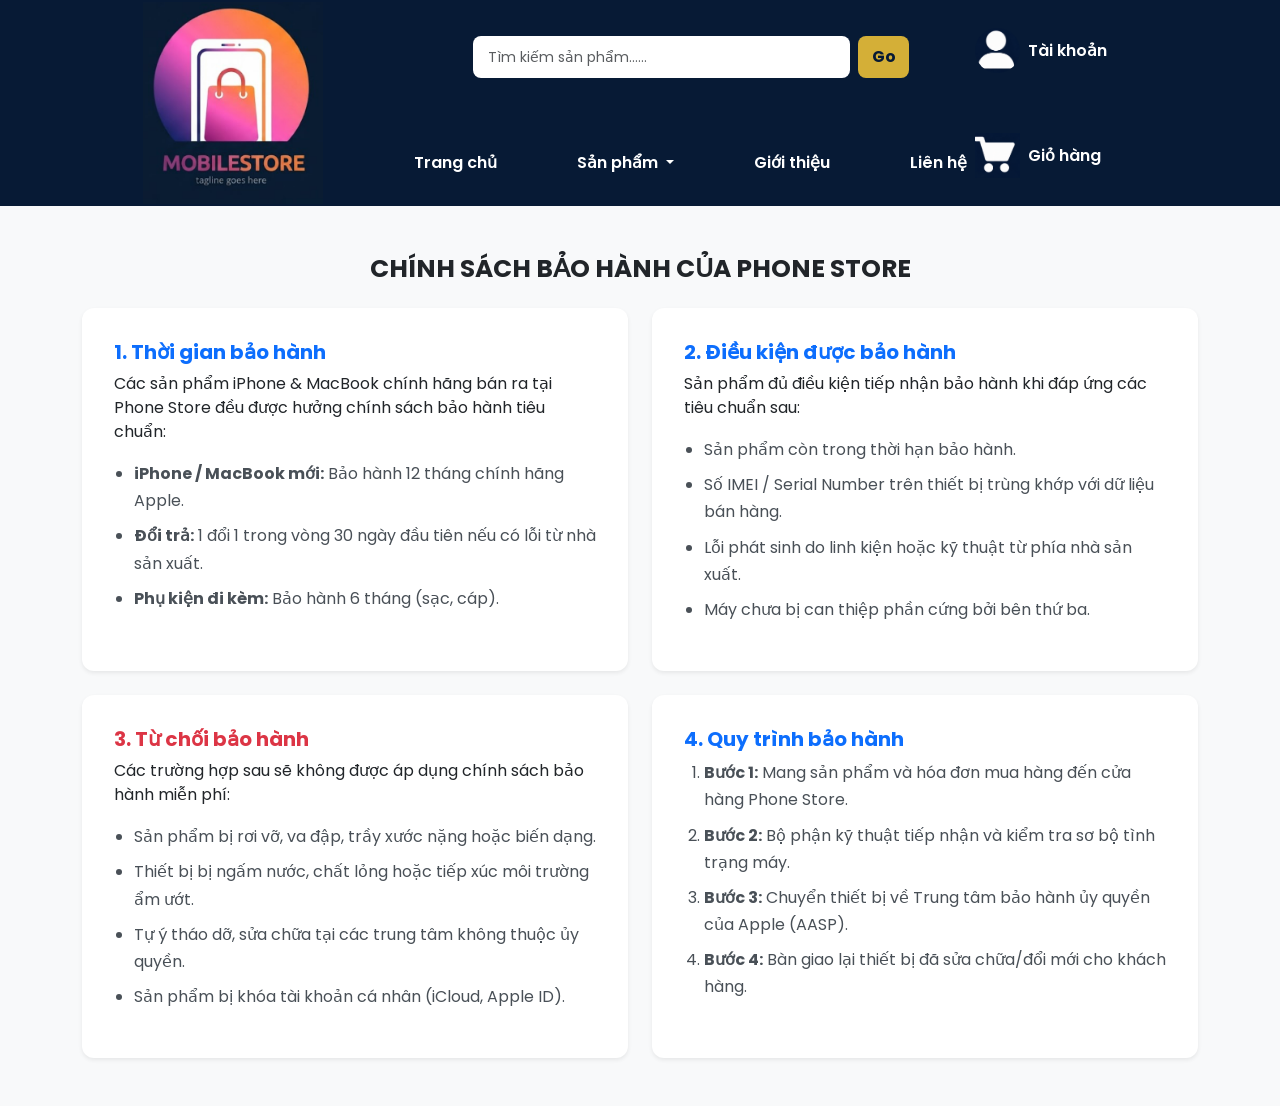
<file: WarrantyPolicy/html/baohanh.html>
<!DOCTYPE html>
<html lang="vi">
<head>
    <meta charset="UTF-8">
    <meta name="viewport" content="width=device-width, initial-scale=1.0">
    <title>Phone Store - Chính sách bảo hành</title>

    <!-- Bootstrap CSS -->
    <link href="https://cdn.jsdelivr.net/npm/bootstrap@5.3.8/dist/css/bootstrap.min.css" rel="stylesheet">

    <!-- Nhúng CSS gốc của dự án (đi ngược ra thư mục chung để nhúng CSS chuẩn) -->
    <link rel="stylesheet" href="../../DetailProduct/css/iPhone16proDetail.css">
    
    <!-- CSS riêng cho trang bảo hành -->
    <link rel="stylesheet" href="../css/warranty.css">

    <script src="https://cdn.jsdelivr.net/npm/bootstrap@5.3.8/dist/js/bootstrap.bundle.min.js"></script>

    <link rel="preconnect" href="https://fonts.googleapis.com">
    <link rel="preconnect" href="https://fonts.gstatic.com" crossorigin>
    <link href="https://fonts.googleapis.com/css2?family=Poppins:wght@400;500;600;700;800&display=swap" rel="stylesheet">
</head>

<body>
    <!-----------------------------------header start----------------------------------------------->
    <!-----------------------------------header start----------------------------------------------->
    <header class = "home-header row ">

        <!------------logo-------------->
        <div class = "header-logo col-4 d-flex justify-content-center align-items-center ">
            <img src = "../img/logo.png" alt = "logo" class = "object-fit-container ">
        </div>

        <!--------------------Thanh tìm kiếm và menu------------------>
        <div class = "header-center col-5 d-flex flex-column justify-content-between  mt-3 ">

            <!--------thanh tìm kiếm----------->
            <div class = "header-search">
                <form action = "" method = "get" class = "d-flex flex-row" >
                    <input type = "text" id = "search" placeholder = "Tìm kiếm sản phẩm......" class = "form-control">
                    <button type = "submit" class = "btn btn-primary">Go</button>
                </form>
            </div>
            <!------------------------menu------------------>
            <div class="header-menu">
                <nav class="navbar">
                <ul class="d-flex flex-row gap-5 mb-0 list-unstyled align-items-center">

                    <li class="nav-item"><a class="nav-link" href="../../Home/html/home.html">Trang chủ</a></li>
                    <!--dùng dropdown trong bootstrap để tạo lựa chọn-->
                    <li class="nav-item dropdown">
                        <a class="nav-link dropdown-toggle"
                                    href="#"
                                    role="button"
                                    data-bs-toggle="dropdown"
                                    aria-expanded="false">
                            Sản phẩm
                        </a>
                        <ul class="dropdown-menu">
                            <li><a class="dropdown-item" href="../../iPhoneProduct/html/iphone.html">iPhone</a></li>
                            <li><a class="dropdown-item" href="../../MacBookProduct/html/MacBook.html"> MacBook</a></li>
                        </ul>
                    </li>

                    <li class="nav-item"><a class="nav-link" href="../../about/html/about.html">Giới thiệu</a></li><!--chưa liên kết với trang about-->
                    <li class="nav-item"><a class="nav-link" href="../../Contact/html/contact.html">Liên hệ</a></li><!--chưa liên kết với trang contact-->
                </ul>
                </nav>
            </div>

        </div>
        <!-------------------account và giỏ hàng------------------------->
        <div class = "header-right col-3 d-flex flex-column justify-content-between  ">

            <div class = "header-account d-flex  align-items-center">
                <img src = "../img/account.png" alt = "account" href = "../../account/html/login.html" class = "me-2 object-fit-cover" >
                <span><a href = "../../account/html/login.html">Tài khoản</a></span>
            </div>

            <div class = "header-GioHang">
                <img src = "../img/GioHang.png" alt = "cart" href="../../GioHang/html/index.html" class = "me-2 object-fit-cover">
                <span><a href = "../../GioHang/html/index.html">Giỏ hàng</a></span>
            </div>
        </div>
    </header>
<!-----------------------------------header end------------------------------------------------>
<!-----------------------------------header end------------------------------------------------>



    <!------------------------------------main start------------------------------------------------->
    <main class="main-warranty container my-5">
        <h2 class="text-center fw-bold mb-4">CHÍNH SÁCH BẢO HÀNH CỦA PHONE STORE</h2>

        <div class="row g-4">
            <div class="col-md-6">
                <div class="card h-100 shadow-sm border-0 p-3">
                    <div class="card-body">
                        <h5 class="card-title text-primary fw-bold">1. Thời gian bảo hành</h5>
                        <p class="card-text">Các sản phẩm iPhone & MacBook chính hãng bán ra tại Phone Store đều được hưởng chính sách bảo hành tiêu chuẩn:</p>
                        <ul>
                            <li><strong>iPhone / MacBook mới:</strong> Bảo hành 12 tháng chính hãng Apple.</li>
                            <li><strong>Đổi trả:</strong> 1 đổi 1 trong vòng 30 ngày đầu tiên nếu có lỗi từ nhà sản xuất.</li>
                            <li><strong>Phụ kiện đi kèm:</strong> Bảo hành 6 tháng (sạc, cáp).</li>
                        </ul>
                    </div>
                </div>
            </div>

            <div class="col-md-6">
                <div class="card h-100 shadow-sm border-0 p-3">
                    <div class="card-body">
                        <h5 class="card-title text-primary fw-bold">2. Điều kiện được bảo hành</h5>
                        <p class="card-text">Sản phẩm đủ điều kiện tiếp nhận bảo hành khi đáp ứng các tiêu chuẩn sau:</p>
                        <ul>
                            <li>Sản phẩm còn trong thời hạn bảo hành.</li>
                            <li>Số IMEI / Serial Number trên thiết bị trùng khớp với dữ liệu bán hàng.</li>
                            <li>Lỗi phát sinh do linh kiện hoặc kỹ thuật từ phía nhà sản xuất.</li>
                            <li>Máy chưa bị can thiệp phần cứng bởi bên thứ ba.</li>
                        </ul>
                    </div>
                </div>
            </div>

            <div class="col-md-6">
                <div class="card h-100 shadow-sm border-0 p-3">
                    <div class="card-body">
                        <h5 class="card-title text-danger fw-bold">3. Từ chối bảo hành</h5>
                        <p class="card-text">Các trường hợp sau sẽ không được áp dụng chính sách bảo hành miễn phí:</p>
                        <ul>
                            <li>Sản phẩm bị rơi vỡ, va đập, trầy xước nặng hoặc biến dạng.</li>
                            <li>Thiết bị bị ngấm nước, chất lỏng hoặc tiếp xúc môi trường ẩm ướt.</li>
                            <li>Tự ý tháo dỡ, sửa chữa tại các trung tâm không thuộc ủy quyền.</li>
                            <li>Sản phẩm bị khóa tài khoản cá nhân (iCloud, Apple ID).</li>
                        </ul>
                    </div>
                </div>
            </div>

            <div class="col-md-6">
                <div class="card h-100 shadow-sm border-0 p-3">
                    <div class="card-body">
                        <h5 class="card-title text-primary fw-bold">4. Quy trình bảo hành</h5>
                        <ol>
                            <li><strong>Bước 1:</strong> Mang sản phẩm và hóa đơn mua hàng đến cửa hàng Phone Store.</li>
                            <li><strong>Bước 2:</strong> Bộ phận kỹ thuật tiếp nhận và kiểm tra sơ bộ tình trạng máy.</li>
                            <li><strong>Bước 3:</strong> Chuyển thiết bị về Trung tâm bảo hành ủy quyền của Apple (AASP).</li>
                            <li><strong>Bước 4:</strong> Bàn giao lại thiết bị đã sửa chữa/đổi mới cho khách hàng.</li>
                        </ol>
                    </div>
                </div>
            </div>
        </div>
    </main>
    <!------------------------------------main end--------------------------------------------------->

    
</body>
</html>
</file>
<file: GioHang/css/style.css>
:root {
  --primary-color: #406df3;
  --primary-hover: #d4af37;

  --bg-main: #f8f9fa;
  --bg-white: #ffffff;
  --text-main: #333333;
  --text-gray: #6c757d;
  --border-color: #dee2e6;
}

* {
  box-sizing: border-box;
  margin: 0;
  padding: 0;
  font-family: Arial, Helvetica, sans-serif;
}

/* ======================================HEADER-start===========================*/
/* ======================================HEADER-start===========================*/
.home-header {
    width: 100%;
    height: auto;
    background-color: #071a35;
    color: white;
    margin: 0;
    padding: 20px 1px;
    font-family: 'Poppins', sans-serif;
    align-items: center;
}
    /*------------------------------Logo----------------------------*/
        .header-logo {
            height: 150px; 
        }
        .header-logo img {
            width: 180px;
            height: auto;
            transition: 0.3s;
        }

    /*-------------------------------Seacrh and menu------------------------------*/

        .header-center {
            height: 150px;
        }
        .header-search {
            width: 100%;
            display: flex;
            
        }
        .header-search form {
            width: 90%;
            display: flex;
            gap: 8px;
        }
        .header-search input {
            height: 42px;
            border-radius: 8px;
            border: none;
            padding: 0 15px;
            font-family: 'Poppins', sans-serif;
            font-size: 15px;
            outline: none;
        }
        .header-search input:focus {
            box-shadow: 0 0 0 2px #d4af37;
        }
        /* Nút Go */
        .header-search button {
            width: 55px;
            height: 42px;
            border: none;
            border-radius: 8px;
            background-color: #d4af37;
            color: #071a35;
            font-weight: 700;
            transition: 0.3s;
        }
        .header-search button:hover {
            background-color: #ffffff;

            color: #071a35;
        }

    /*--------------------menu------------------------*/

        .header-menu {
            width: 100%;

            display: flex;

            
        }

        .header-menu .navbar {
            padding: 0;
        }

        .header-menu ul {
            padding: 0;
            margin: 0;
            align-items: center;
        }

        .header-menu ul li {
            position: relative;
        }


        /* Menu chính */

        .header-menu ul li > a.nav-link {
            color: white;

            text-decoration: none;

            font-size: 16px;

            font-weight: 600;

            background-color: transparent;

            padding: 10px 15px;

            border: 1px solid transparent;

            border-radius: 6px;

            white-space: nowrap;

            transition: all 0.3s ease;
        }



        .header-menu ul li > a.nav-link:hover {
            color: #071a35;

            background-color: #d4af37;
        }
    /*----------------------------select product---------------------------*/
        .header-menu .dropdown-menu {
            min-width: 170px;

            margin-top: 8px;

            padding: 8px 0;

            background-color: white;

            border: none;

            border-radius: 8px;

            box-shadow: 0 6px 18px rgba(0, 0, 0, 0.25);

            z-index: 9999;
        }


        /* iPhone / MacBook */

        .header-menu .dropdown-menu .dropdown-item {
            display: block;

            width: 100%;

            padding: 10px 18px;

            color: #071a35;

            background-color: white;

            font-family: 'Poppins', sans-serif;

            font-size: 15px;

            font-weight: 500;

            border: none;

            border-radius: 0;

            transition: all 0.2s ease;
        }


        /* Hover iPhone / MacBook */

        .header-menu .dropdown-menu .dropdown-item:hover {
            color: #d70018;

            background-color: #f5f5f5;
        }

    /*-------------------------------------Bên phải-----------------------------------------*/

        .header-right {
            height: 150px;

            padding-left: 30px;

            display: flex;

            flex-direction: column;

            justify-content: center;

            gap: 25px;
        }


    /*------------------------------------account-------------------------------------------*/

        .header-account {
            display: flex;

            align-items: center;
        }

        .header-account img {
            width: 45px;

            height: 45px;

            object-fit: cover;

            border-radius: 50%;

            margin-right: 10px;
        }

        .header-account span a {
            text-decoration: none;

            color: white;

            font-family: 'Poppins', sans-serif;

            font-size: 16px;

            font-weight: 600;

            white-space: nowrap;

            transition: 0.3s;
        }

        .header-account span a:hover {
            color: #d4af37;
        }


    /*------------------------Giỏ hàng-------------------------*/

        .header-GioHang {
            display: flex;
            align-items: center;
        }

        .header-GioHang img {
            width: 45px;
            height: 45px;
            object-fit: contain;
            margin-right: 10px;
        }

        .header-GioHang span a {
            text-decoration: none;
            color: white;
            font-family: 'Poppins', sans-serif;
            font-size: 16px;
            font-weight: 600;
            white-space: nowrap;
            transition: 0.3s;
        }

        .header-GioHang span a:hover {
            color: #d4af37;
        }




/* ======================================HEADER-end===========================*/
/* ======================================HEADER-end===========================*/

body {
  background-color: var(--bg-main);
  color: var(--text-main);
}

/* --- HEADER GIỎ HÀNG --- */
.cart-header {
  background: var(--bg-white);
  border-bottom: 1px solid var(--border-color);
  padding: 15px 0;
}

.header-container {
  max-width: 1200px;
  margin: 0 auto;
  padding: 0 15px;
}

.logo-link {
  display: flex;
  align-items: center;
  text-decoration: none;
  gap: 15px;
}

.logo-img {
  height: 40px;
}

.page-title {
  font-size: 20px;
  color: var(--primary-color);
  border-left: 2px solid var(--border-color);
  padding-left: 15px;
  font-weight: 600;
}

/* --- KHUNG NỘI DUNG CHÍNH --- */
.cart-main {
  max-width: 1200px;
  margin: 20px auto 100px;
  padding: 0 15px;
}

.cart-table-header,
.cart-item {
  display: flex;
  align-items: center;
  background: var(--bg-white);
  padding: 15px 20px;
  border-radius: 6px;
  margin-bottom: 12px;
  box-shadow: 0 2px 4px rgba(0, 0, 0, 0.02);
  border: 1px solid var(--border-color);
}

.cart-table-header {
  color: var(--text-gray);
  font-size: 14px;
  font-weight: 600;
  border: none;
}

/* --- CỘT TRONG BẢNG --- */
.col-check {
  width: 5%;
}
.col-product {
  width: 40%;
  display: flex;
  align-items: center;
  gap: 15px;
}
.col-price {
  width: 15%;
  text-align: center;
  color: var(--text-main);
}
.col-quantity {
  width: 15%;
  text-align: center;
}
.col-total {
  width: 15%;
  text-align: center;
  color: var(--primary-color);
  font-weight: bold;
}
.col-action {
  width: 10%;
  text-align: center;
}

/* Custom Checkbox */
input[type="checkbox"] {
  accent-color: var(--primary-color);
  width: 16px;
  height: 16px;
  cursor: pointer;
}

/* Hình ảnh và tên sản phẩm */
.item-img {
  width: 80px;
  height: 80px;
  object-fit: cover;
  border: 1px solid var(--border-color);
  border-radius: 4px;
}

.item-name {
  font-size: 14px;
  line-height: 1.5;
  color: var(--text-main);
  display: -webkit-box;
  -webkit-line-clamp: 2;
  -webkit-box-orient: vertical;
  overflow: hidden;
}

/* Bộ điều chỉnh số lượng */
.qty-btn {
  width: 30px;
  height: 30px;
  border: 1px solid var(--border-color);
  background: var(--bg-white);
  cursor: pointer;
  font-size: 14px;
  transition: background 0.2s;
}

.qty-btn:hover {
  background: var(--bg-main);
}

.qty-input {
  width: 45px;
  height: 30px;
  border: 1px solid var(--border-color);
  border-left: none;
  border-right: none;
  text-align: center;
  font-size: 14px;
  outline: none;
}

/* Nút xóa */
.btn-delete {
  background: none;
  border: none;
  color: var(--text-gray);
  cursor: pointer;
  font-size: 14px;
  transition: color 0.2s;
}

.btn-delete:hover {
  color: #dc3545; /* Màu đỏ cảnh báo khi xóa */
}

/* --- THANH THANH TOÁN CỐ ĐỊNH (FOOTER) --- */
.cart-footer {
  position: fixed;
  bottom: 0;
  left: 0;
  right: 0;
  background: var(--bg-white);
  border-top: 1px solid var(--border-color);
  box-shadow: 0 -4px 10px rgba(0, 0, 0, 0.05);
  display: flex;
  justify-content: space-between;
  align-items: center;
  max-width: 1200px;
  margin: 0 auto;
  padding: 15px 20px;
  z-index: 100;
}

.footer-left {
  display: flex;
  align-items: center;
  gap: 20px;
  font-size: 14px;
}

.footer-right {
  display: flex;
  align-items: center;
  gap: 25px;
}

.total-price-box {
  display: flex;
  align-items: center;
  gap: 10px;
}

.total-text {
  font-size: 15px;
}

.total-amount {
  font-size: 22px;
  color: var(--primary-color);
  font-weight: bold;
}

.btn-checkout {
  background: var(--primary-color);
  color: #ffffff;
  border: none;
  padding: 12px 35px;
  font-size: 16px;
  font-weight: 500;
  cursor: pointer;
  border-radius: 4px;
  transition: background 0.2s;
}

.btn-checkout:hover {
  background: var(--primary-hover);
}

.btn-link {
  background: none;
  border: none;
  cursor: pointer;
  color: var(--text-gray);
  font-size: 14px;
}

.btn-link:hover {
  color: var(--primary-color);
}
</file>
<file: ThanhToan/css/checkout.css>
body {
    background-color: #f5f6f8;
    color: #071a35;
    font-family: Arial, sans-serif;
}

.page-title,
.section-title {
    color: #071a35;
}

.page-title {
    border-bottom: 3px solid #d4af37;
    padding-bottom: 15px;
}

.form-label {
    font-weight: 600;
}

.form-control:focus,
.form-select:focus {
    border-color: #d4af37;
    box-shadow: 0 0 0 0.2rem #d4af3730;
}

.payment-option {
    border: 1px solid #dee2e6;
    background: #f8f9fa;
}

.payment-option:has(input:checked) {
    border-color: #d4af37;
    background: #fffdf5;
}

.form-check-input:checked {
    background-color: #071a35;
    border-color: #071a35;
}

.total-price {
    color: #071a35;
    font-size: 18px;
}

.total-price strong {
    color: #c62828;
}

.btn-checkout {
    background-color: #071a35;
    color: white;
    font-weight: bold;
    border: none;
}

.btn-checkout:hover {
    background-color: #d4af37;
    color: #071a35;
}

.order-item {
    border-bottom: 1px solid #eee;
    padding: 12px 0;
}

.order-item img {
    width: 65px;
    height: 65px;
    object-fit: contain;
}

.order-item h6 {
    font-size: 14px;
    font-weight: bold;
}

.order-item small {
    color: #777;
}

/* NÚT QUAY LẠI */
.back-arrow {
    display: inline-block;
    font-size: 30px;
    font-weight: bold;
    color: #333;
    text-decoration: none;
    transition: 0.3s;
}

.back-arrow:hover {
    color: #0d6efd;
    transform: translateX(-5px);
}

/* THÔNG BÁO LỖI */
.error-message {
    color: red;
    font-size: 13px;
    display: block;
    margin-top: 5px;
}

.input-error {
    border: 1px solid red !important;
}

.input-success {
    border: 1px solid green !important;
}
</file>
<file: about/css/about.css>
body {
    background-color: #f5f6f8;
    color: #071a35;
    font-family: 'Poppins', Arial, sans-serif;
}

.about-banner {
    background-color: #071a35;
    display: flex;
    justify-content: center;
    align-items: center;
    position: relative;
}

.about-banner h1 {
    font-size: 30px;
    margin: 0;
}

.about-banner .home-logo {
    width: 40px;
    height: 40px;
    object-fit: contain;
    padding: 0;
    position: absolute;
    left: 25px;
}

.section-title {
    color: #a9251c;
}

.member-card {
    border: 1px solid #e5e5e5;
    transition: 0.3s;
}

.member-card:hover {
    transform: translateY(-5px);
    box-shadow: 0 5px 15px #00000015;
}

.member-avatar {
    width: 65px;
    height: 65px;
    margin: auto;
    display: flex;
    align-items: center;
    justify-content: center;
    background: #071a35;
    color: white;
    border-radius: 50%;
    font-size: 22px;
    font-weight: bold;
}

.product-intro,
.core-values {
    background-color: #f5f6f8;
}

.product-icon {
    width: 170px;
    height: 170px;
    margin: auto;
    display: flex;
    align-items: center;
    justify-content: center;
    background: #071a35;
    border-radius: 10px;
    font-size: 75px;
}

.core-values h5 {
    color: #a9251c;
    font-weight: bold;
}
</file>
<file: account/css/login.css>
body {
    background-color: #f4f6f9;
    font-family: 'Segoe UI', Roboto, Arial, sans-serif;
    min-height: 100vh;
    display: flex;
    flex-direction: column;
}

.container {
    flex: 1;
}

#formLogin {
    background: #ffffff;
    border: none;
    border-radius: 12px;
    box-shadow: 0 8px 24px rgba(0, 0, 0, 0.08);
    padding: 40px 30px;
}

#formLogin h3 {
    font-weight: 700;
    color: #2c3e50;
}

.form-label {
    font-weight: 600;
    color: #495057;
    margin-bottom: 6px;
}

.form-control {
    border-radius: 8px;
    padding: 10px 14px;
    border: 1px solid #ced4da;
    transition: all 0.2s ease-in-out;
}

.form-control:focus {
    border-color: #0d6efd;
    box-shadow: 0 0 0 3px rgba(13, 110, 253, 0.15);
}

.btn-primary {
    border-radius: 8px;
    padding: 12px;
    font-weight: 600;
    font-size: 1rem;
    transition: 0.2s;
}

.error-message {
    color: red;
    font-size: 13px;
    display: block;
    margin-top: 5px;
}

.input-error {
    border: 1px solid red !important;
}

.input-success {
    border: 1px solid green !important;
}

#alertError {
    color: #dc3545;
    background-color: #f8d7da;
    border: 1px solid #f5c2c7;
    border-radius: 8px;
    padding: 10px;
    font-size: 0.9rem;
    margin-bottom: 15px;
    text-align: center;
}
</file>
<file: account/css/register.css>
body {
    background-color: #f4f6f9;
    font-family: 'Segoe UI', Roboto, Arial, sans-serif;
    min-height: 100vh;
    display: flex;
    flex-direction: column;
}

.container {
    flex: 1;
}

#formRegister {
    max-width: 520px;
    width: 100%;
    background: #ffffff;
    border: none;
    border-radius: 12px;
    box-shadow: 0 8px 24px rgba(0, 0, 0, 0.08);
    padding: 40px 35px;
}

#formRegister h3 {
    font-weight: 700;
    color: #2c3e50;
    margin-bottom: 8px;
}

.form-label {
    font-weight: 600;
    color: #495057;
    margin-bottom: 6px;
}

.form-control {
    border-radius: 8px;
    padding: 10px 14px;
    border: 1px solid #ced4da;
    transition: all 0.2s ease-in-out;
}

.form-control:focus {
    border-color: #0d6efd;
    box-shadow: 0 0 0 3px rgba(13, 110, 253, 0.15);
}

/* THÔNG BÁO LỖI */
.error-message {
    display: none;
    color: #dc3545;
    font-size: 0.85rem;
    margin-top: 4px;
    font-weight: 500;
}

/* VIỀN KHI NHẬP SAI */
.input-error {
    border: 1px solid red !important;
}

/* VIỀN KHI NHẬP ĐÚNG */
.input-success {
    border: 1px solid green !important;
}

/* NÚT ĐĂNG KÝ */
.btn-primary {
    background-color: #0d6efd;
    border: none;
    border-radius: 8px;
    padding: 12px;
    font-weight: 600;
    font-size: 1rem;
    width: 100%;
    margin-top: 15px;
    transition: background-color 0.2s ease;
}

.btn-primary:hover {
    background-color: #0b5ed7;
}
</file>
<file: Contact/css/contact.css>
* {
    box-sizing: border-box;
    margin: 0;
    padding: 0;
    font-family: Arial, sans-serif;
}

body {
    background-color: #f4f6f8;
    color: #333;
    padding: 40px 20px;
}

.contact-container {
    max-width: 1100px;
    margin: 0 auto;
    background: #fff;
    border-radius: 10px;
    box-shadow: 0 4px 20px rgba(0, 0, 0, 0.08);
    overflow: hidden;
    padding: 40px;
}
.contact-header {
    text-align: center;
    margin-bottom: 40px;
    display: flex;
    justify-content: center;
    align-items: center;
    position: relative;
}

.contact-header h2 {
    font-size: 2rem;
    color: #1a73e8;
    margin-bottom: 10px;
}

.contact-header p {
    color: #666;
    margin: 0;
}

.contact-header .home-logo {
    width: 40px;
    height: 40px;
    object-fit: contain;
    position: absolute;
    left: 0;
    top: 0;
}

.contact-content {
    display: flex;
    flex-wrap: wrap;
    gap: 40px;
    margin-bottom: 40px;
}

/* Thông tin liên hệ */
.contact-info {
    flex: 1;
    min-width: 280px;
    background: #1a73e8;
    color: #fff;
    padding: 30px;
    border-radius: 8px;
}

.contact-info h3 {
    margin-bottom: 25px;
    font-size: 1.4rem;
}

.info-item {
    display: flex;
    align-items: flex-start;
    gap: 15px;
    margin-bottom: 20px;
}

.info-item i {
    font-size: 1.2rem;
    margin-top: 4px;
}

.info-item p {
    margin-top: 4px;
    color: #e0e0e0;
}

.social-links {
    margin-top: 30px;
    display: flex;
    gap: 15px;
}

.social-links a {
    color: #fff;
    background: rgba(255, 255, 255, 0.2);
    width: 36px;
    height: 36px;
    display: flex;
    align-items: center;
    justify-content: center;
    border-radius: 50%;
    text-decoration: none;
    transition: 0.3s;
}

.social-links a:hover {
    background: #fff;
    color: #1a73e8;
}

/* Form liên hệ */
.contact-form {
    flex: 1.5;
    min-width: 300px;
}

.contact-form h3 {
    margin-bottom: 20px;
    font-size: 1.4rem;
    color: #333;
}

.input-group {
    margin-bottom: 15px;
}

.input-group label {
    display: block;
    margin-bottom: 5px;
    font-weight: bold;
    font-size: 0.9rem;
}

.input-group input,
.input-group textarea {
    width: 100%;
    padding: 12px;
    border: 1px solid #ccc;
    border-radius: 6px;
    outline: none;
    transition: 0.3s;
}

.input-group input:focus,
.input-group textarea:focus {
    border-color: #1a73e8;
    box-shadow: 0 0 5px rgba(26, 115, 232, 0.3);
}

.btn-submit {
    background-color: #1a73e8;
    color: white;
    padding: 12px 24px;
    border: none;
    border-radius: 6px;
    cursor: pointer;
    font-size: 1rem;
    font-weight: bold;
    transition: 0.3s;
    width: 100%;
}

.btn-submit:hover {
    background-color: #1557b0;
}

/* Google Map */
.contact-map {
    border-radius: 8px;
    overflow: hidden;
}
</file>
<file: DetailProduct/css/iPhone16proDetail.css>
* {
    box-sizing: border-box;
}

body {
    background: #f5f6f8;
    font-family: Arial, sans-serif;
    color: #071a35;
}

.detail-iphone {
    max-width: 1100px;
    margin: auto;
    padding: 30px;
    background: white;
    border-radius: 12px;
    box-shadow: 0 3px 12px #00000012;
}

.product-img {
    width: 100%;
    max-width: 380px;
    height: 380px;
    object-fit: contain;
}

h2 {
    font-size: 25px;
    font-weight: bold;
}

.price {
    margin: 12px 0;
}

.price span {
    color: #d70018;
    font-size: 24px;
    font-weight: bold;
}

.price del {
    margin-left: 10px;
    color: #888;
}

.quantity {
    display: flex;
    align-items: center;
    gap: 12px;
    margin: 15px 0;
}

.quantity input {
    width: 65px;
    padding: 5px;
    border: 1px solid #ccc;
    border-radius: 5px;
}

.btn-buy, .btn-sub {
    width: 100%;
    padding: 10px;
    border: 1px solid #071a35;
    border-radius: 6px;
    font-weight: bold;
    background: #071a35;
    color: white;
}

.btn-sub {
    background: white;
    color: #071a35;
}

.btn-buy:hover, .btn-sub:hover {
    background: #d4af37;
    color: #071a35;
}

.promotion, .specifications {
    margin-top: 20px;
    padding: 18px;
    border: 1px solid #ddd;
    border-radius: 8px;
}

.promotion {
    background: #fff8f0;
    border-color: #ffdfc2;
}

.promotion h5, .specifications h4 {
    font-size: 18px;
    font-weight: bold;
    padding-bottom: 10px;
    border-bottom: 2px solid #d4af37;
}

.promotion ul {
    padding-left: 20px;
    margin-bottom: 0;
}

.promotion li {
    margin: 7px 0;
}

.specifications table {
    margin-bottom: 0;
    font-size: 14px;
}

.specifications th {
    width: 25%;
    background: #f1f3f5;
}

@media (max-width: 768px) {
    .detail-iphone {
        padding: 15px;
    }

    .product-img {
        height: 280px;
    }

    h2 {
        font-size: 21px;
    }
}


.btn-back {
    display: inline-flex;
    align-items: center;
    justify-content: center;
    width: 45px;
    height: 45px;
    background: white;
    color: #071a35;
    text-decoration: none;
    font-size: 30px;
    transition: 0.3s;
}

.btn-back:hover {
    background: #071a35;
    color: white;
    transform: translateX(-4px);
}
</file>
<file: Home/css/home.css>
/* ======================================HEADER-start===========================*/
/* ======================================HEADER-start===========================*/
.home-header {
    width: 100%;
    height: auto;
    background-color: #071a35;
    color: white;
    margin: 0;
    padding: 20px 10px;
    font-family: 'Poppins', sans-serif;
    align-items: center;
}
    /*------------------------------Logo----------------------------*/
        .header-logo {
            height: 150px; 
        }
        .header-logo img {
            width: 180px;
            height: auto;
            transition: 0.3s;
        }

    /*-------------------------------Seacrh and menu------------------------------*/

        .header-center {
            height: 150px;
        }
        .header-search {
            width: 100%;
            display: flex;
            
        }
        .header-search form {
            width: 90%;
            display: flex;
            gap: 8px;
        }
        .header-search input {
            height: 42px;
            border-radius: 8px;
            border: none;
            padding: 0 15px;
            font-family: 'Poppins', sans-serif;
            font-size: 15px;
            outline: none;
        }
        .header-search input:focus {
            box-shadow: 0 0 0 2px #d4af37;
        }
        /* Nút Go */
        .header-search button {
            width: 55px;
            height: 42px;
            border: none;
            border-radius: 8px;
            background-color: #d4af37;
            color: #071a35;
            font-weight: 700;
            transition: 0.3s;
        }
        .header-search button:hover {
            background-color: #ffffff;

            color: #071a35;
        }

    /*--------------------menu------------------------*/

        .header-menu {
            width: 100%;
            display: flex;    
        }
        .header-menu .navbar {
            padding: 0;
        }
        .header-menu ul {
            padding: 0;
            margin: 0;
            align-items: center;
        }
        .header-menu ul li {
            position: relative;
        }
        /* Menu chính */
        .header-menu ul li > a.nav-link {
            color: white;
            text-decoration: none;
            font-size: 16px;
            font-weight: 600;
            background-color: transparent;
            padding: 10px 15px;
            border: 1px solid transparent;
            border-radius: 6px;
            white-space: nowrap;
            transition: all 0.3s ease;
        }
        .header-menu ul li > a.nav-link:hover {
            color: #071a35;
            background-color: #d4af37;
        }
    /*----------------------------select product---------------------------*/
        .header-menu .dropdown-menu {
            min-width: 170px;
            margin-top: 8px;
            padding: 8px 0;
            background-color: white;
            border: none;
            border-radius: 8px;
            box-shadow: 0 6px 18px rgba(0, 0, 0, 0.25);
            z-index: 9999;
        }
        /* iPhone / MacBook */
        .header-menu .dropdown-menu .dropdown-item {
            display: block;
            width: 100%;
            padding: 10px 18px;
            color: #071a35;
            background-color: white;
            font-family: 'Poppins', sans-serif;
            font-size: 15px;
            font-weight: 500;
            transition: all 0.2s ease;
        }
        /* Hover iPhone / MacBook */
        .header-menu .dropdown-menu .dropdown-item:hover {
            color: #d70018;
            background-color: #f5f5f5;
        }
    /*-------------------------------------Bên phải-----------------------------------------*/
        .header-right {
            height: 150px;
            padding-left: 30px;
            display: flex;
            flex-direction: column;
            justify-content: center;
            gap: 25px;
        }


    /*------------------------------------account-------------------------------------------*/
        .header-account {
            display: flex;
            align-items: center;
        }
        .header-account img {
            width: 45px;
            height: 45px;
            object-fit: cover;
            border-radius: 50%;
            margin-right: 10px;
        }
        .header-account span a {
            text-decoration: none;
            color: white;
            font-family: 'Poppins', sans-serif;
            font-size: 16px;
            font-weight: 600;
            white-space: nowrap;
            transition: 0.3s;
        }
        .header-account span a:hover {
            color: #d4af37;
        }
    /*------------------------Giỏ hàng-------------------------*/
        .header-GioHang {
            display: flex;
            align-items: center;
        }
        .header-GioHang img {
            width: 45px;
            height: 45px;
            object-fit: contain;
            margin-right: 10px;
        }
        .header-GioHang span a {
            text-decoration: none;
            color: white;
            font-family: 'Poppins', sans-serif;
            font-size: 16px;
            font-weight: 600;
            white-space: nowrap;
            transition: 0.3s;
        }
        .header-GioHang span a:hover {
            color: #d4af37;
        }
/* ======================================HEADER-end===========================*/
/* ======================================HEADER-end===========================*/
.home-main {
    width: 100%;
    margin: 0;
    padding: 0;
    background-color: white;
}
.banner-section {
    width: 100%;
    height: 700px;
    
}
.banner-section img {
    width: 100%;
    height: auto;
    max-height: 700px;
    object-fit:cover;
    object-position: center;
    display: block;
}
/*==============================footer start=======================================*/
/*==============================footer start=======================================*/
.home-footer {
    background-color: #071a35;
    color: white;
    margin-top: 0;
    padding: 20px 50px 30px 50px;
    margin-left: 0;
    margin-right: 0;
    align-items: flex-start;
}
/* Tiêu đề */
.home-footer h6 {
    color: white;
    font-size: 18px;
    font-weight: bold;
    margin-bottom: 20px;

    /* Nét dưới nhẹ giống header */
    padding-bottom: 10px;
    border-bottom: 2px solid #d4af37;
}

/* Nội dung */
.home-footer p {
    color: #d9dee7;
    font-size: 14px;
    margin-bottom: 12px;
    line-height: 1.6;
}
.home-footer p:hover {
    color: #d4af37;
    cursor: pointer;
}

.ThanhToan {
    padding-left: 0;
    margin-left: 0;
}
.home-footer-1 img{

    margin-right: 5px;
    width: 40px;
    height: auto;
}
.footer-4 img{
    margin-right: 5px;
    width: 40px;
    height: auto;
}
.home-footer a{
    text-decoration: none;
    color: #d9dee7;
   
}
/*==================================footer end===============================*/
/*==================================footer end===============================*/
</file>
<file: iPhoneProduct/css/iphone.css>
/* ======================================HEADER-start===========================*/
/* ======================================HEADER-start===========================*/
.home-header {
    width: 100%;
    height: auto;
    background-color: #071a35;
    color: white;
    margin: 0;
    padding: 20px 30px;
    font-family: 'Poppins', sans-serif;
    align-items: center;
}
    /*------------------------------Logo----------------------------*/
        .header-logo {
            height: 150px; 
        }
        .header-logo img {
            width: 180px;
            height: auto;
            transition: 0.3s;
        }
        .header-logo img:hover {
            transform: scale(1.05);
        }
  

    /*-------------------------------Seacrh and menu------------------------------*/

        .header-center {
            height: 150px;
        }
        .header-search {
            width: 100%;
            display: flex;
           
        }
        .header-search form {
            width: 90%;
            display: flex;
            gap: 8px;
        }
        .header-search input {
            height: 42px;
            border-radius: 8px;
            border: none;
            padding: 0 15px;
            font-family: 'Poppins', sans-serif;
            font-size: 14px;
            outline: none;
        }
        .header-search input:focus {
            box-shadow: 0 0 0 2px #d4af37;
        }
        /* Nút Go */
        .header-search button {
            width: 55px;
            height: 42px;
            border: none;
            border-radius: 8px;
            background-color: #d4af37;
            color: #071a35;
            font-weight: 700;
            transition: 0.3s;
        }
        .header-search button:hover {
            background-color: #ffffff;

            color: #071a35;
        }

    /*--------------------menu------------------------*/

        .header-menu {
            width: 100%;

            display: flex;

          
        }

        .header-menu .navbar {
            padding: 0;
        }

        .header-menu ul {
            padding: 0;
            margin: 0;
            align-items: center;
        }

        .header-menu ul li {
            position: relative;
        }


        /* Menu chính */

        .header-menu ul li > a.nav-link {
            color: white;

            text-decoration: none;

            font-size: 16px;

            font-weight: 600;

            background-color: transparent;

            padding: 10px 15px;

            border: 1px solid transparent;

            border-radius: 6px;

            white-space: nowrap;

            transition: all 0.3s ease;
        }



        .header-menu ul li > a.nav-link:hover {
            color: #071a35;

            background-color: #d4af37;
        }
    /*----------------------------select product---------------------------*/
        .header-menu .dropdown-menu {
            min-width: 170px;

            margin-top: 8px;

            padding: 8px 0;

            background-color: white;

            border: none;

            border-radius: 8px;

            box-shadow: 0 6px 18px rgba(0, 0, 0, 0.25);

            z-index: 9999;
        }


        /* iPhone / MacBook */

        .header-menu .dropdown-menu .dropdown-item {
            display: block;

            width: 100%;

            padding: 10px 18px;

            color: #071a35;

            background-color: white;

            font-family: 'Poppins', sans-serif;

            font-size: 15px;

            font-weight: 500;

            border: none;

            border-radius: 0;

            transition: all 0.2s ease;
        }


        /* Hover iPhone / MacBook */

        .header-menu .dropdown-menu .dropdown-item:hover {
            color: #d70018;

            background-color: #f5f5f5;
        }

    /*-------------------------------------Bên phải-----------------------------------------*/

        .header-right {
            height: 150px;

            padding-left: 30px;

            display: flex;

            flex-direction: column;

            justify-content: center;

            gap: 25px;
        }


    /*------------------------------------account-------------------------------------------*/

        .header-account {
            display: flex;

            align-items: center;
        }

        .header-account img {
            width: 45px;

            height: 45px;

            object-fit: cover;

            border-radius: 50%;

            margin-right: 10px;
        }

        .header-account span a {
            text-decoration: none;

            color: white;

            font-family: 'Poppins', sans-serif;

            font-size: 16px;

            font-weight: 600;

            white-space: nowrap;

            transition: 0.3s;
        }

        .header-account span a:hover {
            color: #d4af37;
        }


    /*------------------------Giỏ hàng-------------------------*/

        .header-GioHang {
            display: flex;
            align-items: center;
        }

        .header-GioHang img {
            width: 45px;
            height: 45px;
            object-fit: contain;
            margin-right: 10px;
        }

        .header-GioHang span a {
            text-decoration: none;
            color: white;
            font-family: 'Poppins', sans-serif;
            font-size: 16px;
            font-weight: 600;
            white-space: nowrap;
            transition: 0.3s;
        }

        .header-GioHang span a:hover {
            color: #d4af37;
        }




/* ======================================HEADER-end===========================*/
/* ======================================HEADER-end===========================*/





/*========================================main start=================================*/
/*========================================main start=================================*/
.SP {
    width: 90%;
    margin: 30px auto;
    
    flex-wrap: wrap;
    gap: 25px 0;
}



.product-link {
    text-decoration: none;
    color: inherit;
    padding:20px ;
    transition: transform 0.3s ease;
}


/*------------------ Card------------ */

.product-link .card {
    height: 100%;
    border: none;
    border-radius: 15px;
    overflow: hidden;
    box-shadow: 0 3px 12px rgba(0, 0, 0, 0.10);
    transition: all 0.3s ease;
}


.product-link:hover {
    transform: translateY(-8px);
}
.product-link:hover .card {
    box-shadow: 0 10px 25px rgba(0, 0, 0, 0.18);
}


/*--------------img-------------------------*/
.product-link .card-img-top {
    width: 100%;
    height: 280px;
    padding: 25px;
    object-fit: contain;
    background-color: #ffffff;
    transition: transform 0.3s ease;
}
.product-link:hover .card-img-top {
    transform: scale(1.05);
}

/*-------------------Card Body-----------------*/
.product-link .card-body {
    padding: 20px;
    text-align: center;
}


/*------- Tên sản phẩm------------ */
.product-link .card-title {
    margin-bottom: 12px;
    color: #071a35;
    font-size: 24px;
    font-weight: 700;
    font-family: 'Poppins', sans-serif;
}
/* ============================= */
/* TRẠNG THÁI SẢN PHẨM */
/* ============================= */
.product-link .card-text {
    margin: 7px 0;
    color: #555;
    font-size: 16px;
}


/* Giá tiền - p cuối cùng .card-text:last-child chọn phần tử cuối nếu nó cùng dạng với các phần tử khác*/

.product-link .card-body .card-text:last-child {
    margin-top: 12px;
    color: #d70018;
    font-size: 21px;
    font-weight: 700;
}
/*========================================main end=================================*/
/*========================================main end=================================*/




/*==============================footer start=======================================*/
/*==============================footer start=======================================*/
.home-footer {
    background-color: #071a35;
    color: white;
    margin-top: 50px;
    padding: 40px 50px 30px 50px;
    margin-left: 0;
    margin-right: 0;
    align-items: flex-start;
}
/* Tiêu đề */
.home-footer h6 {
    color: white;
    font-size: 18px;
    font-weight: bold;
    margin-bottom: 20px;

    /* Nét dưới nhẹ giống header */
    padding-bottom: 10px;
    border-bottom: 2px solid #d4af37;
}

/* Nội dung */
.home-footer p {
    color: #d9dee7;
    font-size: 14px;
    margin-bottom: 12px;
    line-height: 1.6;
}


.home-footer p:hover {
    color: #d4af37;
    cursor: pointer;
}

.ThanhToan {
    padding-left: 0;
    margin-left: 0;
}
.home-footer-1 img{

    margin-right: 5px;
    width: 40px;
    height: auto;
}
.footer-4 img{
    margin-right: 5px;
    width: 40px;
    height: auto;
}


/*==================================footer end===============================*/
/*==================================footer end===============================*/
</file>
<file: MacBookProduct/css/MacBook.css>
/* ======================================HEADER-start===========================*/
/* ======================================HEADER-start===========================*/
.home-header {
    width: 100%;
    height: auto;
    background-color: #071a35;
    color: white;
    margin: 0;
    padding: 20px 30px;
    font-family: 'Poppins', sans-serif;
    align-items: center;
}
    /*------------------------------Logo----------------------------*/
        .header-logo {
            height: 150px; 
        }
        .header-logo img {
            width: 180px;
            height: auto;
            transition: 0.3s;
        }
        .header-logo img:hover {
            transform: scale(1.05);
        }
  

    /*-------------------------------Seacrh and menu------------------------------*/

        .header-center {
            height: 150px;
        }
        .header-search {
            width: 100%;
            display: flex;
           
        }
        .header-search form {
            width: 90%;
            display: flex;
            gap: 8px;
        }
        .header-search input {
            height: 42px;
            border-radius: 8px;
            border: none;
            padding: 0 15px;
            font-family: 'Poppins', sans-serif;
            font-size: 14px;
            outline: none;
        }
        .header-search input:focus {
            box-shadow: 0 0 0 2px #d4af37;
        }
        /* Nút Go */
        .header-search button {
            width: 55px;
            height: 42px;
            border: none;
            border-radius: 8px;
            background-color: #d4af37;
            color: #071a35;
            font-weight: 700;
            transition: 0.3s;
        }
        .header-search button:hover {
            background-color: #ffffff;

            color: #071a35;
        }

    /*--------------------menu------------------------*/

        .header-menu {
            width: 100%;

            display: flex;

          
        }

        .header-menu .navbar {
            padding: 0;
        }

        .header-menu ul {
            padding: 0;
            margin: 0;
            align-items: center;
        }

        .header-menu ul li {
            position: relative;
        }


        /* Menu chính */

        .header-menu ul li > a.nav-link {
            color: white;

            text-decoration: none;

            font-size: 16px;

            font-weight: 600;

            background-color: transparent;

            padding: 10px 15px;

            border: 1px solid transparent;

            border-radius: 6px;

            white-space: nowrap;

            transition: all 0.3s ease;
        }



        .header-menu ul li > a.nav-link:hover {
            color: #071a35;

            background-color: #d4af37;
        }
    /*----------------------------select product---------------------------*/
        .header-menu .dropdown-menu {
            min-width: 170px;

            margin-top: 8px;

            padding: 8px 0;

            background-color: white;

            border: none;

            border-radius: 8px;

            box-shadow: 0 6px 18px rgba(0, 0, 0, 0.25);

            z-index: 9999;
        }


        /* iPhone / MacBook */

        .header-menu .dropdown-menu .dropdown-item {
            display: block;

            width: 100%;

            padding: 10px 18px;

            color: #071a35;

            background-color: white;

            font-family: 'Poppins', sans-serif;

            font-size: 15px;

            font-weight: 500;

            border: none;

            border-radius: 0;

            transition: all 0.2s ease;
        }


        /* Hover iPhone / MacBook */

        .header-menu .dropdown-menu .dropdown-item:hover {
            color: #d70018;

            background-color: #f5f5f5;
        }

    /*-------------------------------------Bên phải-----------------------------------------*/

        .header-right {
            height: 150px;

            padding-left: 30px;

            display: flex;

            flex-direction: column;

            justify-content: center;

            gap: 25px;
        }


    /*------------------------------------account-------------------------------------------*/

        .header-account {
            display: flex;

            align-items: center;
        }

        .header-account img {
            width: 45px;

            height: 45px;

            object-fit: cover;

            border-radius: 50%;

            margin-right: 10px;
        }

        .header-account span a {
            text-decoration: none;

            color: white;

            font-family: 'Poppins', sans-serif;

            font-size: 16px;

            font-weight: 600;

            white-space: nowrap;

            transition: 0.3s;
        }

        .header-account span a:hover {
            color: #d4af37;
        }


    /*------------------------Giỏ hàng-------------------------*/

        .header-GioHang {
            display: flex;
            align-items: center;
        }

        .header-GioHang img {
            width: 45px;
            height: 45px;
            object-fit: contain;
            margin-right: 10px;
        }

        .header-GioHang span a {
            text-decoration: none;
            color: white;
            font-family: 'Poppins', sans-serif;
            font-size: 16px;
            font-weight: 600;
            white-space: nowrap;
            transition: 0.3s;
        }

        .header-GioHang span a:hover {
            color: #d4af37;
        }




/* ======================================HEADER-end===========================*/
/* ======================================HEADER-end===========================*/

/* ============================= */
/* KHU VỰC TRƯNG BÀY SẢN PHẨM */
/* ============================= */

.SP {
    width: 90%;
    margin: 30px auto;
    
    flex-wrap: wrap;
    gap: 25px 0;
}


/* ============================= */
/* CARD SẢN PHẨM */
/* ============================= */

.product-link {
    text-decoration: none;
    color: inherit;
    padding:20px ;
    transition: transform 0.3s ease;
}


/* Card */

.product-link .card {
    height: 100%;
    border: none;
    border-radius: 15px;
    overflow: hidden;
    box-shadow: 0 3px 12px rgba(0, 0, 0, 0.10);
    transition: all 0.3s ease;
}


.product-link:hover {
    transform: translateY(-8px);
}
.product-link:hover .card {
    box-shadow: 0 10px 25px rgba(0, 0, 0, 0.18);
}


/* ============================= */
/* HÌNH SẢN PHẨM */
/* ============================= */

.product-link .card-img-top {
    width: 100%;
    height: 280px;
    padding: 25px;
    object-fit: contain;
    background-color: #ffffff;
    transition: transform 0.3s ease;
}
.product-link:hover .card-img-top {
    transform: scale(1.05);
}
/* ============================= */
/* CARD BODY */
/* ============================= */

.product-link .card-body {
    padding: 20px;
    text-align: center;
}


/* Tên sản phẩm */
.product-link .card-title {
    margin-bottom: 12px;
    color: #071a35;
    font-size: 24px;
    font-weight: 700;
    font-family: 'Poppins', sans-serif;
}
/* ============================= */
/* TRẠNG THÁI SẢN PHẨM */
/* ============================= */
.product-link .card-text {
    margin: 7px 0;
    color: #555;
    font-size: 16px;
}


/* Giá tiền - p cuối cùng .card-text:last-child chọn phần tử cuối nếu nó cùng dạng với các phần tử khác*/

.product-link .card-body .card-text:last-child {
    margin-top: 12px;
    color: #d70018;
    font-size: 21px;
    font-weight: 700;
}







/*==============================footer start=======================================*/
/*==============================footer start=======================================*/
.home-footer {
    background-color: #071a35;
    color: white;
    margin-top: 50px;
    padding: 40px 50px 30px 50px;
    margin-left: 0;
    margin-right: 0;
    align-items: flex-start;
}
/* Tiêu đề */
.home-footer h6 {
    color: white;
    font-size: 18px;
    font-weight: bold;
    margin-bottom: 20px;

    /* Nét dưới nhẹ giống header */
    padding-bottom: 10px;
    border-bottom: 2px solid #d4af37;
}

/* Nội dung */
.home-footer p {
    color: #d9dee7;
    font-size: 14px;
    margin-bottom: 12px;
    line-height: 1.6;
}


.home-footer p:hover {
    color: #d4af37;
    cursor: pointer;
}

.ThanhToan {
    padding-left: 0;
    margin-left: 0;
}
.home-footer-1 img{

    margin-right: 5px;
    width: 40px;
    height: auto;
}
.footer-4 img{
    margin-right: 5px;
    width: 40px;
    height: auto;
}


/*==================================footer end===============================*/
/*==================================footer end===============================*/
</file>
<file: ReturnPolicy/css/returnPolicy.css>
/* =====================================================
   CHÍNH SÁCH ĐỔI TRẢ - PHONE STORE
   Màu sắc và header/footer đồng bộ với Project_N11
   ===================================================== */

* {
    box-sizing: border-box;
}

body {
    margin: 0;
    background: #f5f7fb;
    color: #263247;
    font-family: 'Poppins', sans-serif;
}

/* ================= HEADER ================= */
.home-header {
    width: 100%;
    min-height: 190px;
    background-color: #071a35;
    color: white;
    margin: 0;
    padding: 20px 30px;
    align-items: center;
}

.header-logo {
    height: 150px;
}

.header-logo img {
    width: 180px;
    height: auto;
    transition: .3s;
}

.header-logo img:hover {
    transform: scale(1.05);
}

.header-center {
    height: 150px;
}

.header-search {
    width: 100%;
    display: flex;
    
}

.header-search form {
    width: 90%;
    display: flex;
    gap: 8px;
}

.header-search input {
    height: 42px;
    border: 0;
    border-radius: 8px;
    padding: 0 15px;
    font-size: 14px;
}

.header-search input:focus {
    box-shadow: 0 0 0 2px #d4af37;
}

.header-search button {
    width: 55px;
    height: 42px;
    border: 0;
    border-radius: 8px;
    background: #d4af37;
    color: #071a35;
    font-weight: 700;
}

.header-search button:hover {
    background: white;
    color: #071a35;
}

.header-menu {
    width: 100%;
    display: flex;
}

.header-menu .navbar {
    padding: 0;
}

.header-menu ul {
    padding: 0;
    margin: 0;
    align-items: center;
}

.header-menu ul li {
    position: relative;
}

.header-menu ul li > a.nav-link {
    color: white;
    text-decoration: none;
    font-size: 15px;
    font-weight: 600;
    padding: 10px 12px;
    border-radius: 6px;
    white-space: nowrap;
    transition: .3s;
}

.header-menu ul li > a.nav-link:hover {
    color: #071a35;
    background: #d4af37;
}

.header-menu .dropdown-menu {
    min-width: 170px;
    margin-top: 8px;
    padding: 8px 0;
    border: 0;
    border-radius: 8px;
    box-shadow: 0 6px 18px rgba(0,0,0,.2);
}

.header-menu .dropdown-item {
    padding: 10px 18px;
    color: #071a35;
    font-size: 14px;
}

.header-menu .dropdown-item:hover {
    color: #d70018;
    background: #f5f5f5;
}

.header-right {
    height: 150px;
    padding-left: 30px;
    display: flex;
    flex-direction: column;
    justify-content: center;
    gap: 25px;
}

.header-account,
.header-GioHang {
    display: flex;
    align-items: center;
}

.header-account img,
.header-GioHang img {
    width: 45px;
    height: 45px;
    object-fit: contain;
    margin-right: 10px;
}

.header-account span a,
.header-GioHang span a {
    color: white;
    text-decoration: none;
    font-size: 15px;
    font-weight: 600;
    white-space: nowrap;
}

.header-account span a:hover,
.header-GioHang span a:hover {
    color: #d4af37;
}

/* ================= BANNER ================= */
.policy-banner {
    padding: 48px 0 55px;
    color: white;
    text-align: center;
    background: linear-gradient(120deg, #071a35, #123c68);
    border-bottom: 5px solid #d4af37;
}

.policy-banner .breadcrumb-text {
    margin-bottom: 18px;
    color: #d9dee7;
    font-size: 13px;
}

.policy-banner .breadcrumb-text a {
    color: #d4af37;
    text-decoration: none;
}

.policy-banner h1 {
    margin-bottom: 12px;
    font-size: 34px;
    font-weight: 800;
    letter-spacing: 1px;
}

.policy-banner > .container > p:last-child {
    margin-bottom: 0;
    color: #e3e8ef;
    font-size: 15px;
}

/* ================= POLICY CONTENT ================= */
.policy-container {
    max-width: 1100px;
    padding-top: 38px;
    padding-bottom: 30px;
}

.policy-intro {
    display: flex;
    gap: 20px;
    align-items: center;
    padding: 24px 28px;
    margin-bottom: 24px;
    background: #fff;
    border-left: 5px solid #d4af37;
    border-radius: 12px;
    box-shadow: 0 4px 18px rgba(7,26,53,.06);
}

.intro-icon {
    min-width: 58px;
    width: 58px;
    height: 58px;
    display: flex;
    align-items: center;
    justify-content: center;
    border-radius: 50%;
    background: #071a35;
    color: #d4af37;
    font-size: 25px;
    font-weight: 700;
}

.policy-intro h2 {
    margin-bottom: 7px;
    color: #071a35;
    font-size: 20px;
    font-weight: 700;
}

.policy-intro p {
    margin: 0;
    color: #657187;
    line-height: 1.7;
    font-size: 14px;
}

.policy-section {
    padding: 26px 30px;
    margin-bottom: 20px;
    background: #fff;
    border: 1px solid #e9edf3;
    border-radius: 12px;
    box-shadow: 0 4px 16px rgba(7,26,53,.045);
}

.section-heading {
    display: flex;
    align-items: center;
    gap: 15px;
    margin-bottom: 18px;
}

.section-heading span {
    min-width: 42px;
    height: 42px;
    display: flex;
    align-items: center;
    justify-content: center;
    border-radius: 10px;
    background: #071a35;
    color: #d4af37;
    font-size: 15px;
    font-weight: 800;
}

.section-heading h2 {
    margin: 0;
    color: #071a35;
    font-size: 20px;
    font-weight: 700;
}

.policy-section p,
.policy-section li {
    color: #566176;
    font-size: 14px;
    line-height: 1.85;
}

.policy-section ul {
    padding-left: 22px;
    margin-bottom: 0;
}

.policy-section li {
    padding-left: 4px;
    margin-bottom: 7px;
}

.policy-section li::marker {
    color: #d4af37;
}

.policy-section strong {
    color: #bd2635;
}

/* ================= PROCESS ================= */
.process-list {
    display: grid;
    gap: 14px;
}

.process-item {
    display: flex;
    align-items: flex-start;
    gap: 15px;
    padding: 15px;
    background: #f6f8fb;
    border-radius: 9px;
}

.process-item > span {
    min-width: 34px;
    width: 34px;
    height: 34px;
    display: flex;
    align-items: center;
    justify-content: center;
    border-radius: 50%;
    background: #d4af37;
    color: #071a35;
    font-weight: 800;
}

.process-item h3 {
    margin: 2px 0 5px;
    color: #071a35;
    font-size: 15px;
    font-weight: 700;
}

.process-item p {
    margin: 0;
}

/* ================= CONTACT ================= */
.contact-policy {
    display: flex;
    align-items: center;
    justify-content: space-between;
    gap: 25px;
    padding: 30px;
    margin: 28px 0;
    border-radius: 12px;
    color: white;
    background: #071a35;
}

.contact-policy h2 {
    color: #d4af37;
    font-size: 22px;
    font-weight: 800;
}

.contact-policy p {
    margin-bottom: 7px;
    color: #e1e6ee;
    font-size: 14px;
}

.contact-info {
    display: flex;
    flex-wrap: wrap;
    gap: 5px 22px;
}

.contact-info p {
    margin: 0;
}

.contact-button {
    flex-shrink: 0;
    padding: 12px 20px;
    border-radius: 7px;
    background: #d4af37;
    color: #071a35;
    text-decoration: none;
    font-size: 13px;
    font-weight: 800;
    transition: .3s;
}

.contact-button:hover {
    background: white;
    color: #071a35;
}

.policy-note {
    padding: 14px 18px;
    color: #687386;
    background: #fff;
    border-radius: 8px;
    font-size: 12px;
    line-height: 1.7;
}

/* ================= FOOTER ================= */
.home-footer {
    background: #071a35;
    color: white;
    margin: 45px 0 0;
    padding: 40px 50px 30px;
    align-items: flex-start;
}

.home-footer h6 {
    color: white;
    font-size: 17px;
    font-weight: bold;
    margin-bottom: 20px;
    padding-bottom: 10px;
    border-bottom: 2px solid #d4af37;
}

.home-footer p {
    color: #d9dee7;
    font-size: 13px;
    margin-bottom: 12px;
    line-height: 1.6;
}

.home-footer p a {
    color: #d9dee7;
    text-decoration: none;
}

.home-footer p a:hover {
    color: #d4af37;
}

.home-footer-1 img,
.footer-4 img {
    width: 40px;
    height: auto;
    margin-right: 5px;
}

/* ================= RESPONSIVE ================= */
@media (max-width: 991px) {
    .home-header {
        padding: 15px;
    }

    .header-logo,
    .header-center,
    .header-right {
        height: auto;
    }

    .header-logo img {
        width: 130px;
    }

    .header-menu ul {
        gap: 8px !important;
        flex-wrap: wrap;
    }

    .header-menu ul li > a.nav-link {
        padding: 8px;
        font-size: 13px;
    }

    .header-right {
        padding-left: 10px;
        gap: 12px;
    }

    .home-footer > div {
        width: 45%;
        margin-bottom: 25px;
    }
}

@media (max-width: 575px) {
    .home-header {
        display: flex;
        flex-direction: column;
        gap: 15px;
    }

    .header-logo,
    .header-center,
    .header-right {
        width: 100%;
    }

    .header-center {
        gap: 15px;
    }

    .header-menu {
        justify-content: flex-start;
    }

    .header-menu ul {
        flex-wrap: wrap;
    }

    .header-right {
        flex-direction: row;
        justify-content: center;
    }

    .policy-banner {
        padding: 35px 12px;
    }

    .policy-banner h1 {
        font-size: 25px;
    }

    .policy-intro {
        align-items: flex-start;
        padding: 18px;
    }

    .policy-section {
        padding: 20px 18px;
    }

    .section-heading h2 {
        font-size: 17px;
    }

    .contact-policy {
        flex-direction: column;
        align-items: flex-start;
        padding: 22px;
    }

    .home-footer {
        padding: 30px 20px;
    }

    .home-footer > div {
        width: 100%;
        margin: 0 0 25px;
    }
}
</file>
<file: WarrantyPolicy/css/warranty.css>
/* ======================================HEADER-start===========================*/
/* ======================================HEADER-start===========================*/
.home-header {
    width: 100%;
    height: auto;
    background-color: #071a35;
    color: white;
    margin: 0;
    padding: 20px 30px;
    font-family: 'Poppins', sans-serif;
    align-items: center;
}
    /*------------------------------Logo----------------------------*/
        .header-logo {
            height: 150px; 
        }
        .header-logo img {
            width: 180px;
            height: auto;
            transition: 0.3s;
        }
        .header-logo img:hover {
            transform: scale(1.05);
        }
  

    /*-------------------------------Seacrh and menu------------------------------*/

        .header-center {
            height: 150px;
        }
        .header-search {
            width: 100%;
            display: flex;
            justify-content: center;
        }
        .header-search form {
            width: 90%;
            display: flex;
            gap: 8px;
        }
        .header-search input {
            height: 42px;
            border-radius: 8px;
            border: none;
            padding: 0 15px;
            font-family: 'Poppins', sans-serif;
            font-size: 14px;
            outline: none;
        }
        .header-search input:focus {
            box-shadow: 0 0 0 2px #d4af37;
        }
        /* Nút Go */
        .header-search button {
            width: 55px;
            height: 42px;
            border: none;
            border-radius: 8px;
            background-color: #d4af37;
            color: #071a35;
            font-weight: 700;
            transition: 0.3s;
        }
        .header-search button:hover {
            background-color: #ffffff;

            color: #071a35;
        }

    /*--------------------menu------------------------*/

        .header-menu {
            width: 100%;

            display: flex;

            justify-content: center;
        }

        .header-menu .navbar {
            padding: 0;
        }

        .header-menu ul {
            padding: 0;
            margin: 0;
            align-items: center;
        }

        .header-menu ul li {
            position: relative;
        }


        /* Menu chính */

        .header-menu ul li > a.nav-link {
            color: white;

            text-decoration: none;

            font-size: 16px;

            font-weight: 600;

            background-color: transparent;

            padding: 10px 15px;

            border: 1px solid transparent;

            border-radius: 6px;

            white-space: nowrap;

            transition: all 0.3s ease;
        }



        .header-menu ul li > a.nav-link:hover {
            color: #071a35;

            background-color: #d4af37;
        }
    /*----------------------------select product---------------------------*/
        .header-menu .dropdown-menu {
            min-width: 170px;

            margin-top: 8px;

            padding: 8px 0;

            background-color: white;

            border: none;

            border-radius: 8px;

            box-shadow: 0 6px 18px rgba(0, 0, 0, 0.25);

            z-index: 9999;
        }


        /* iPhone / MacBook */

        .header-menu .dropdown-menu .dropdown-item {
            display: block;

            width: 100%;

            padding: 10px 18px;

            color: #071a35;

            background-color: white;

            font-family: 'Poppins', sans-serif;

            font-size: 15px;

            font-weight: 500;

            border: none;

            border-radius: 0;

            transition: all 0.2s ease;
        }


        /* Hover iPhone / MacBook */

        .header-menu .dropdown-menu .dropdown-item:hover {
            color: #d70018;

            background-color: #f5f5f5;
        }

    /*-------------------------------------Bên phải-----------------------------------------*/

        .header-right {
            height: 150px;

            padding-left: 30px;

            display: flex;

            flex-direction: column;

            justify-content: center;

            gap: 25px;
        }


    /*------------------------------------account-------------------------------------------*/

        .header-account {
            display: flex;

            align-items: center;
        }

        .header-account img {
            width: 45px;

            height: 45px;

            object-fit: cover;

            border-radius: 50%;

            margin-right: 10px;
        }

        .header-account span a {
            text-decoration: none;

            color: white;

            font-family: 'Poppins', sans-serif;

            font-size: 16px;

            font-weight: 600;

            white-space: nowrap;

            transition: 0.3s;
        }

        .header-account span a:hover {
            color: #d4af37;
        }


    /*------------------------Giỏ hàng-------------------------*/

        .header-GioHang {
            display: flex;
            align-items: center;
        }

        .header-GioHang img {
            width: 45px;
            height: 45px;
            object-fit: contain;
            margin-right: 10px;
        }

        .header-GioHang span a {
            text-decoration: none;
            color: white;
            font-family: 'Poppins', sans-serif;
            font-size: 16px;
            font-weight: 600;
            white-space: nowrap;
            transition: 0.3s;
        }

        .header-GioHang span a:hover {
            color: #d4af37;
        }




/* ======================================HEADER-end===========================*/
/* ======================================HEADER-end===========================*/


body {
    font-family: 'Poppins', sans-serif;
    background-color: #f8f9fa;
}

/* Thêm hiệu ứng cho thẻ Card ở trang Bảo hành */
.main-warranty h2 {
    color: #212529;
}

.main-warranty .card {
    border-radius: 12px;
    background-color: #ffffff;
    transition: transform 0.2s ease-in-out;
}

.main-warranty .card:hover {
    transform: translateY(-3px);
}

.main-warranty ul, .main-warranty ol {
    padding-left: 20px;
    line-height: 1.7;
    color: #495057;
}

.main-warranty li {
    margin-bottom: 8px;
}
</file>
